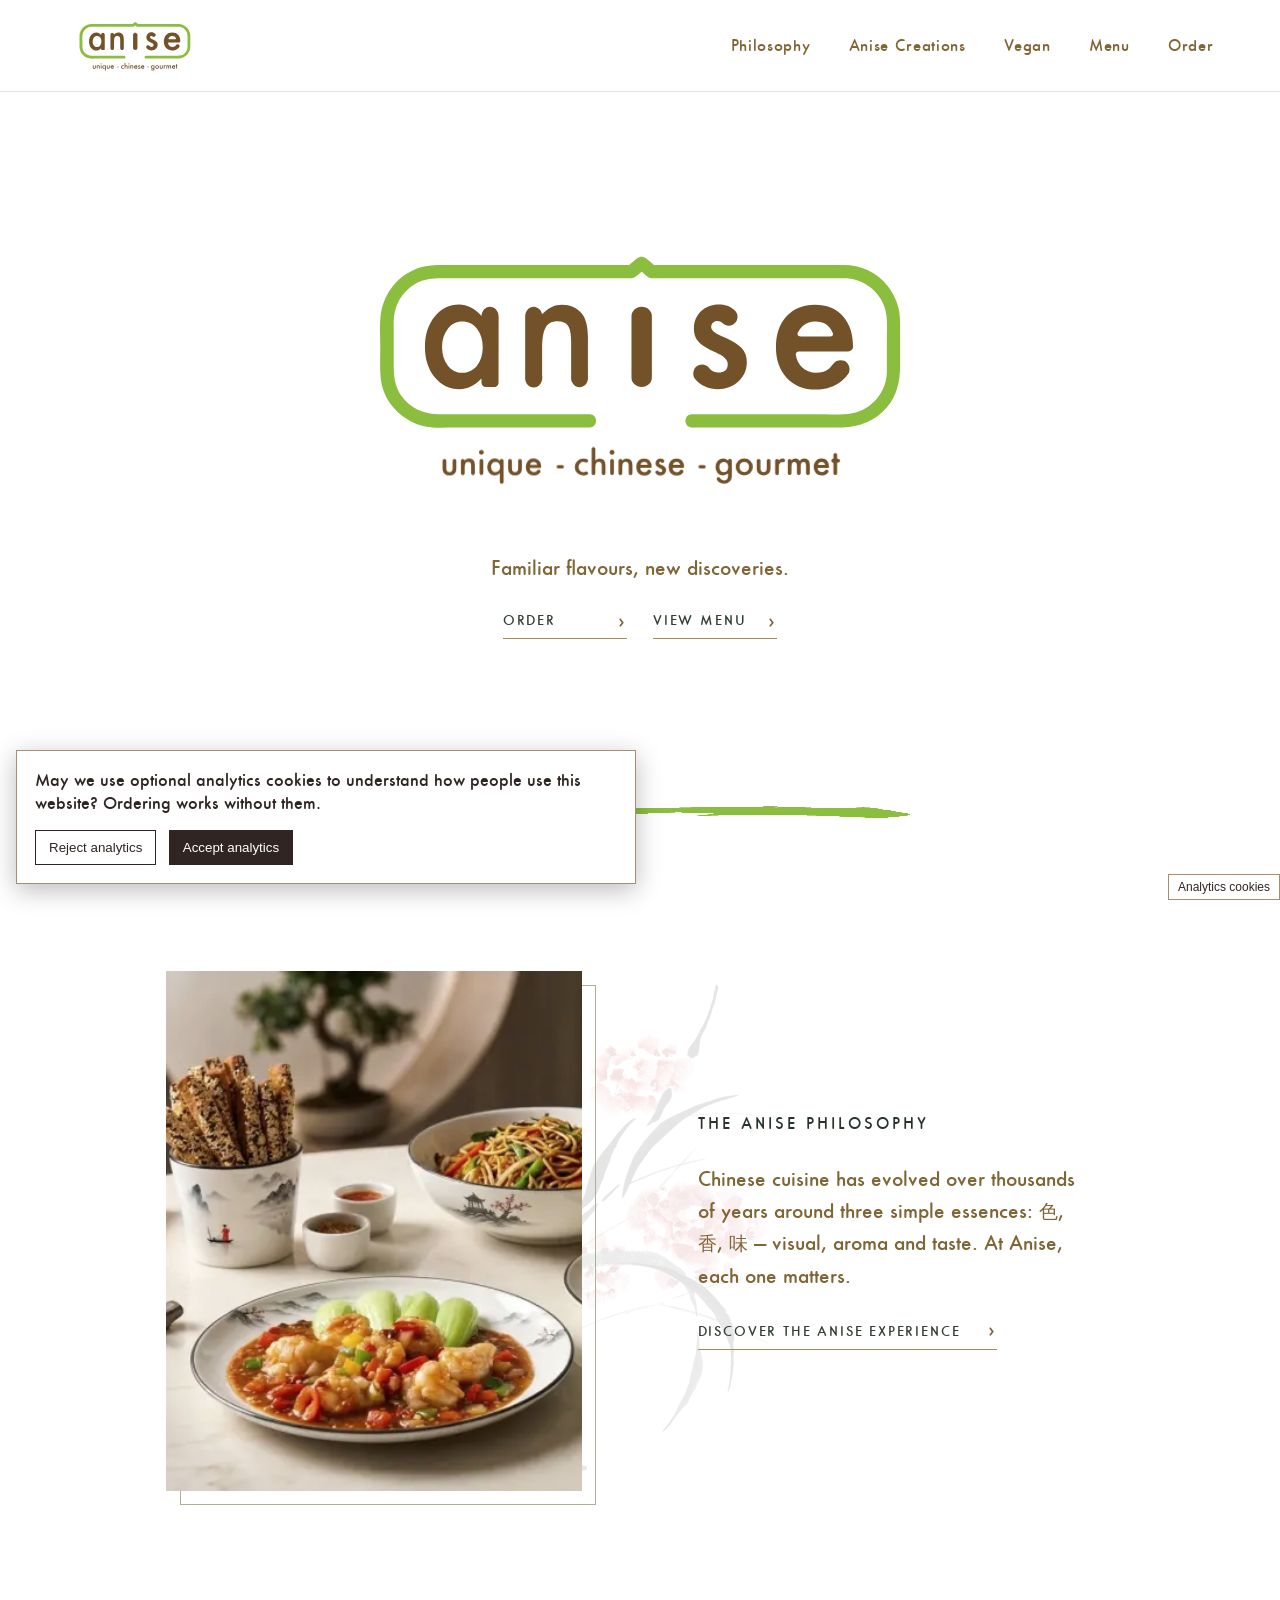
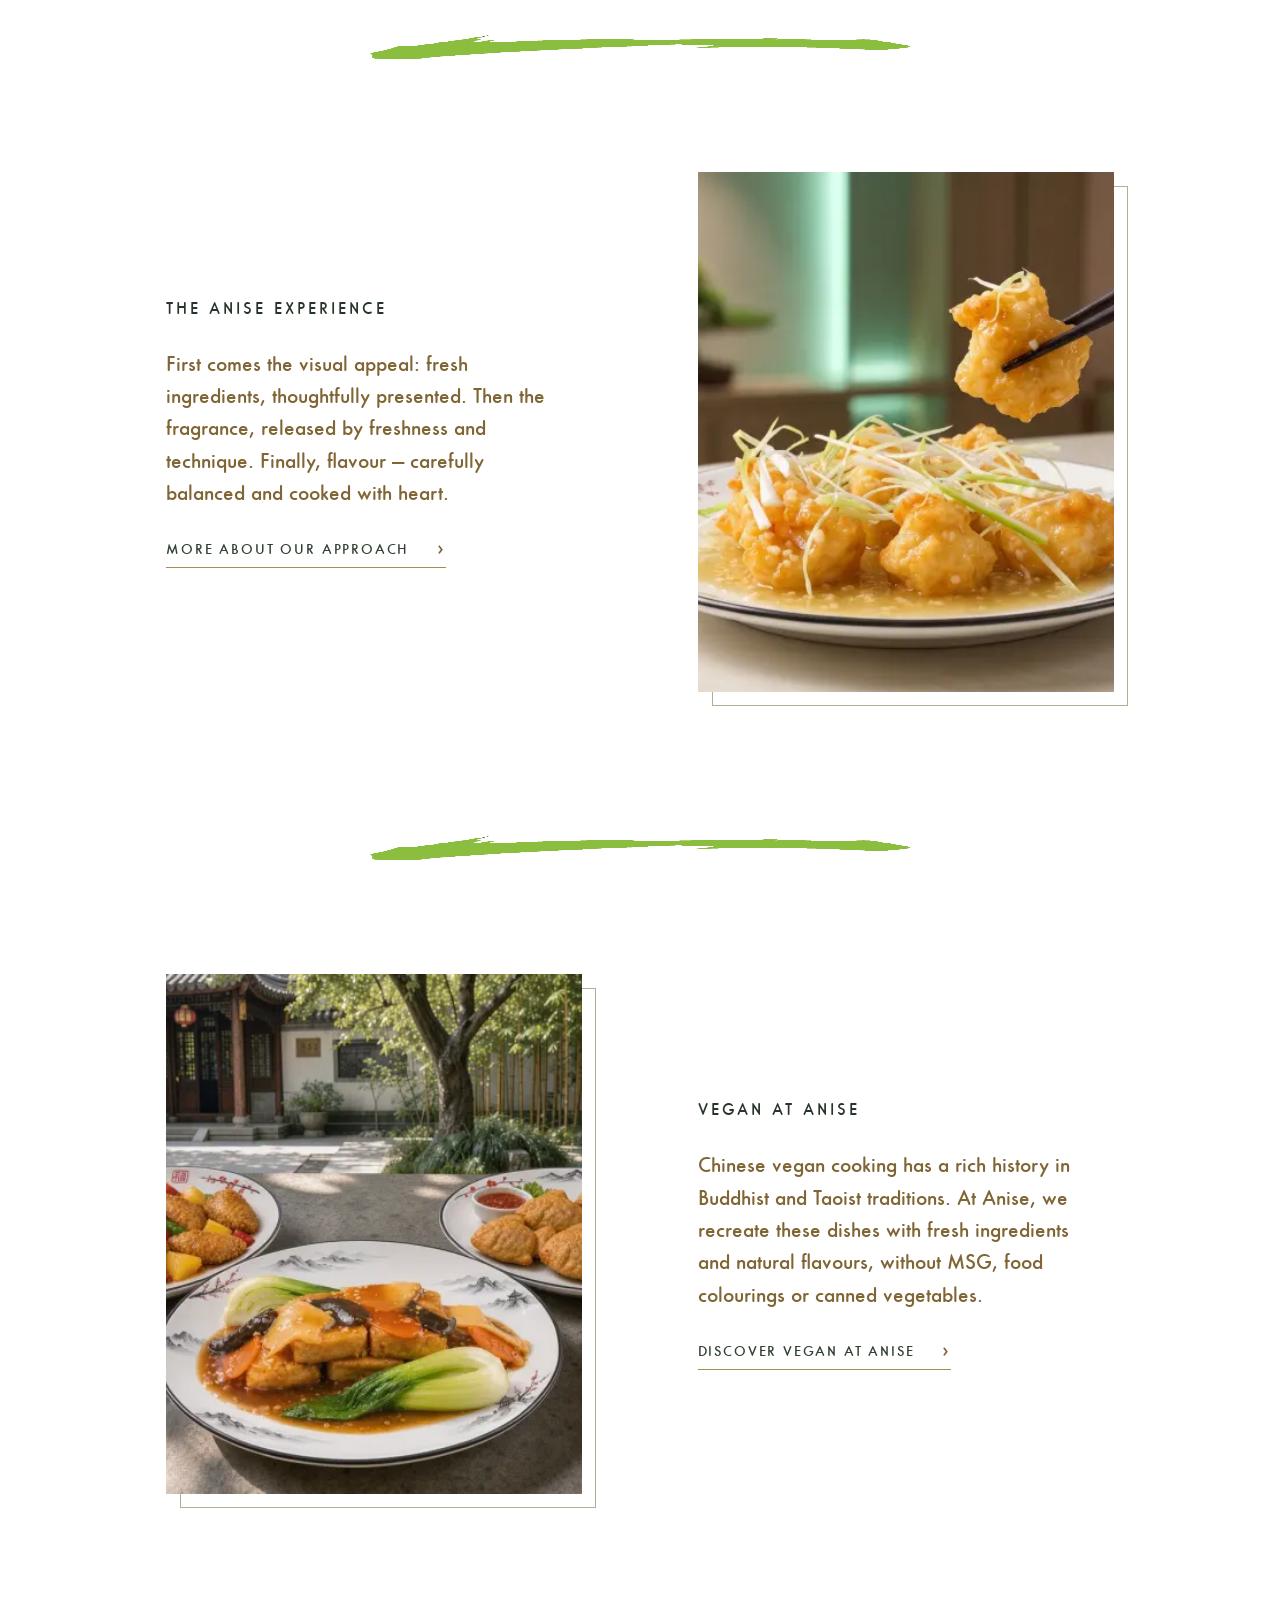
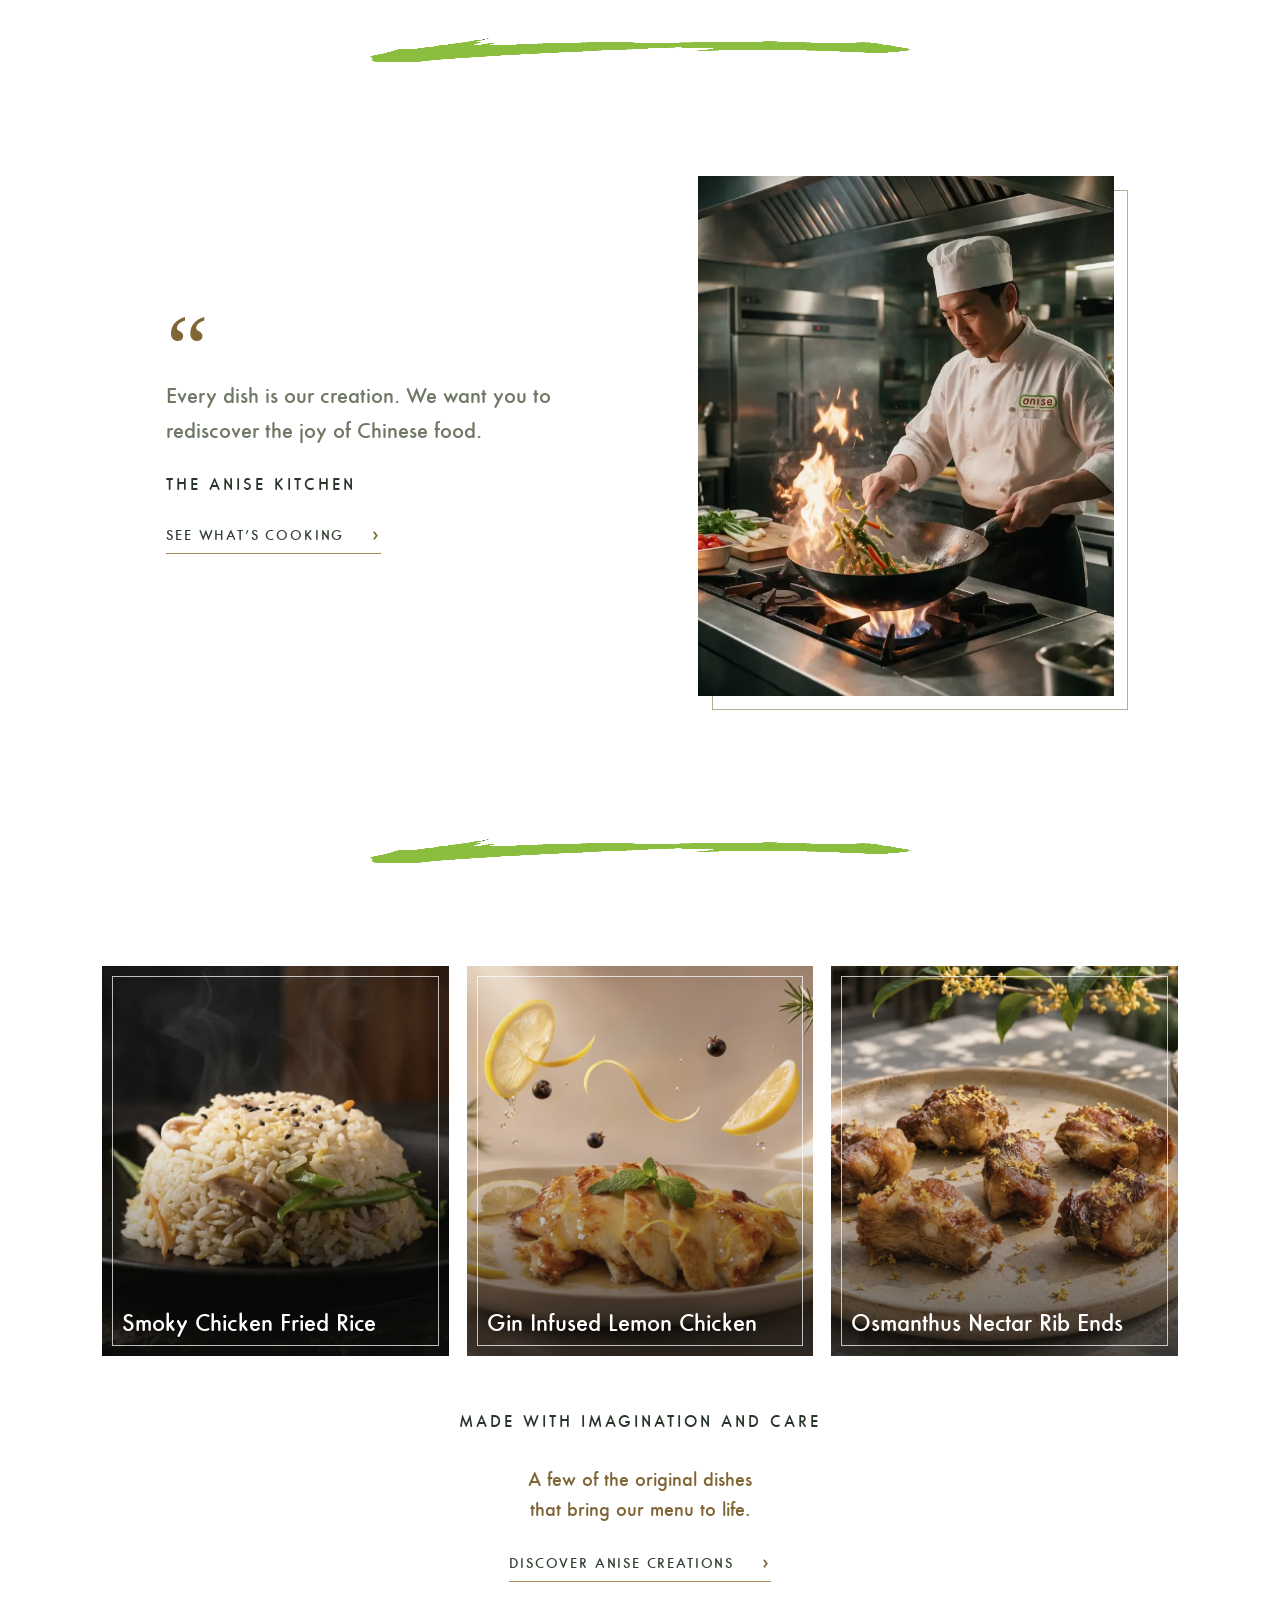
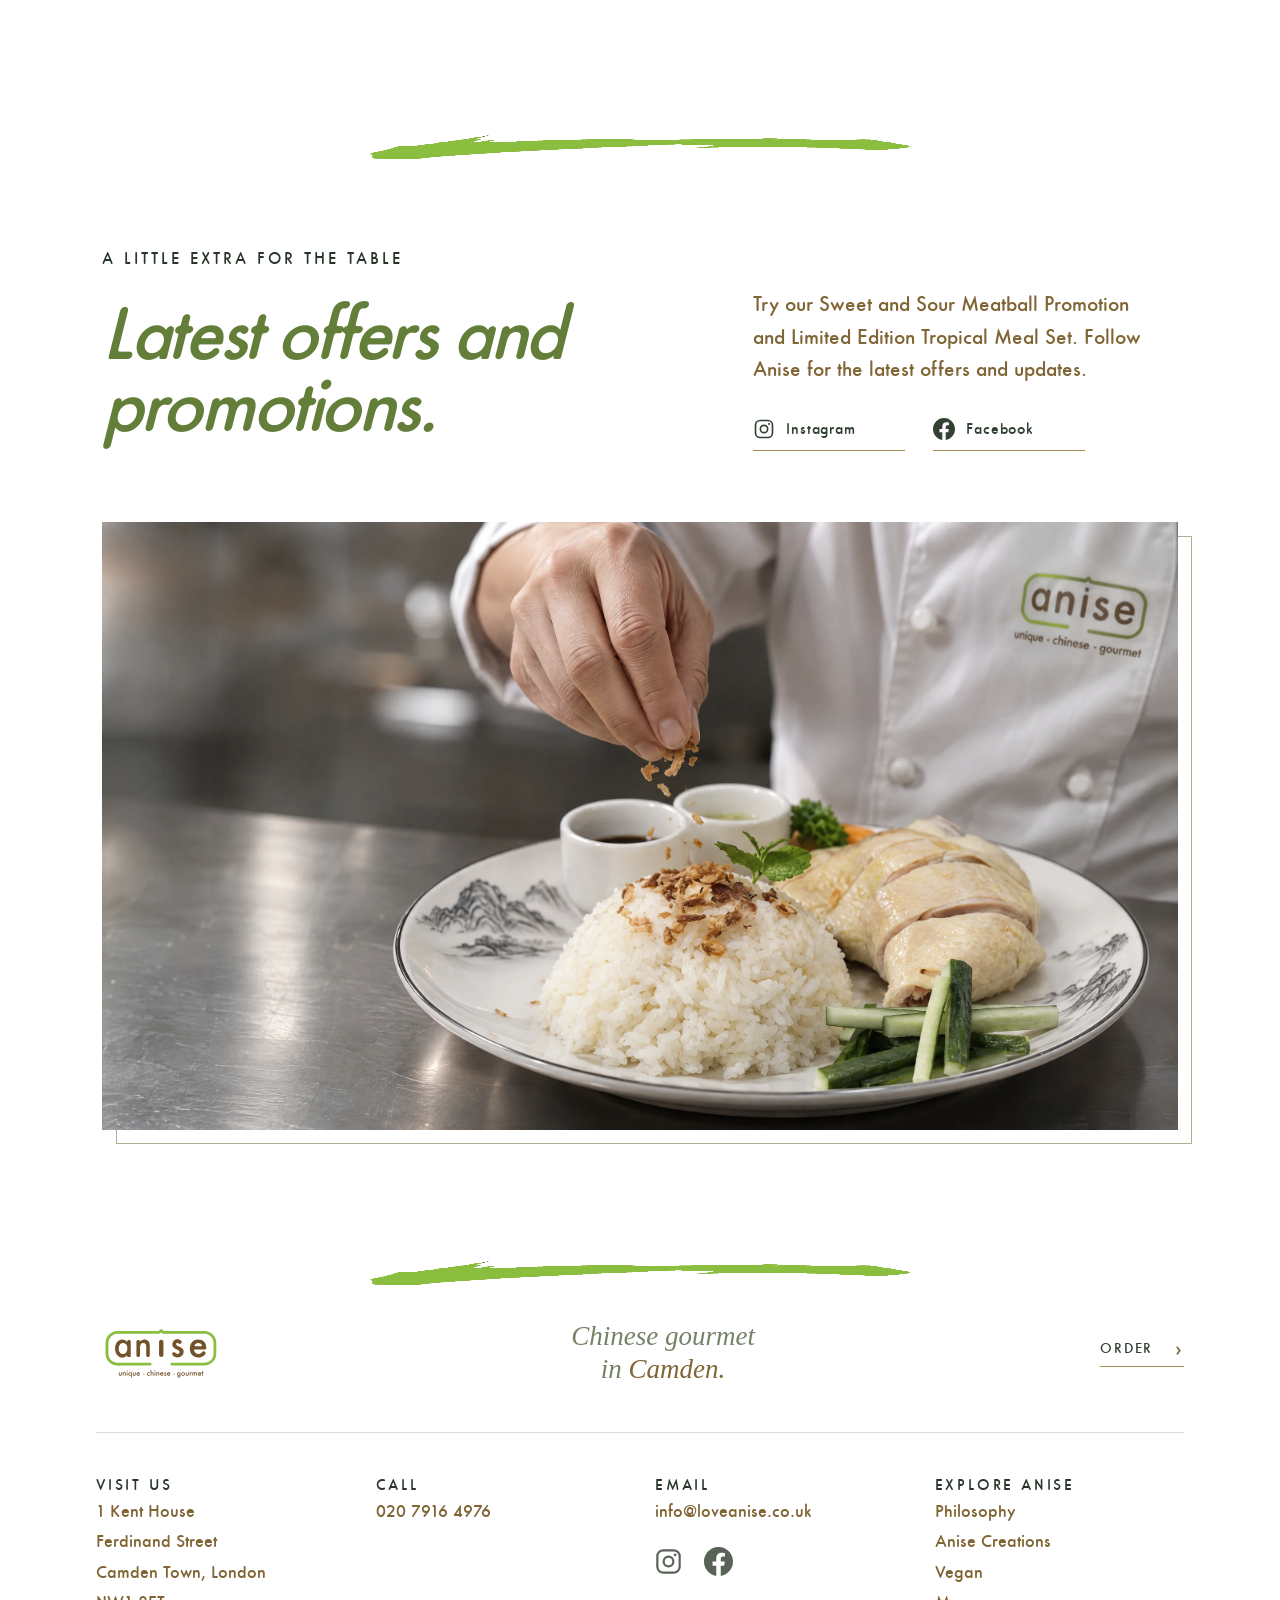
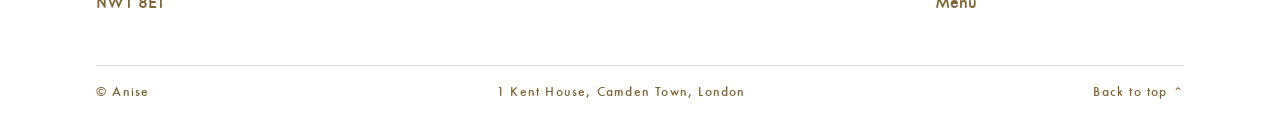
<file: index.html>
<!doctype html>
<html lang="en">
<head><meta charset="utf-8"><meta name="viewport" content="width=device-width, initial-scale=1"><meta name="theme-color" content="#f4f1e9"><title>Anise Chinese Gourmet | Chinese Takeaway & Delivery in Camden</title><meta name="description" content="Discover thoughtful Chinese cooking at Anise in Camden. Explore our menu, including vegan dishes, for takeaway and delivery."><link rel="canonical" href="https://www.loveanise.co.uk/"><meta property="og:type" content="website"><meta property="og:title" content="Anise Chinese Gourmet | Camden"><meta property="og:description" content="Thoughtful Chinese cooking, made with the best sourced produce."><meta property="og:url" content="https://www.loveanise.co.uk/"><meta name="twitter:card" content="summary"><script type="application/ld+json">{"@context":"https://schema.org","@type":"Restaurant","name":"Anise Chinese Gourmet","url":"https://www.loveanise.co.uk/","servesCuisine":"Chinese","telephone":"+442079164976","email":"info@loveanise.co.uk","address":{"@type":"PostalAddress","streetAddress":"1 Kent House, Ferdinand Street","addressLocality":"London","postalCode":"NW1 8ET","addressCountry":"GB"},"hasMenu":"https://www.loveanise.co.uk/menu"}</script><link rel="preload" as="image" href="public/images/chinese-plum.webp" fetchpriority="high"><link rel="preload" as="font" type="font/woff2" href="public/fonts/station-webfont.woff2" crossorigin><link rel="stylesheet" href="styles.css?v=footer-social2"><link rel="stylesheet" href="analytics.css?v=1"></head>
<body class="home-page">
  <a class="skip-link" href="#main-content">Skip to content</a>
  <header class="site-header"><a class="brand" href="#main-content" aria-label="Anise home"><img width="595" height="266" src="public/images/anise-logo.svg?v=safari20261105" alt="Anise"></a><button class="menu-toggle" aria-expanded="false" aria-controls="site-nav" aria-label="Open menu"><span></span><span></span><span class="sr-only">Toggle menu</span></button><nav id="site-nav" class="site-nav" aria-label="Main navigation"><a href="philosophy">Philosophy</a><a href="creations">Anise Creations</a><a href="vegan">Vegan</a><a href="menu">Menu</a><a href="order">Order</a></nav></header>
  <main id="main-content">
    <section class="hero" aria-labelledby="hero-title"><div class="hero-copy"><svg class="hero-mark" role="img" aria-label="Anise" xmlns="http://www.w3.org/2000/svg" xmlns:xlink="http://www.w3.org/1999/xlink" version="1.1" id="Layer_1" x="0px" y="0px" viewBox="-3 278.9 595 266" enable-background="new -3 278.9 595 266" xml:space="preserve">
<style type="text/css">.hero-band-reveal{opacity:0;stroke-dasharray:1000 1000;stroke-dashoffset:1000;animation:anise-band-reveal 3.4s cubic-bezier(.45,.05,.25,1) .2s forwards,anise-band-visible .12s linear .34s forwards}@keyframes anise-band-reveal{to{stroke-dashoffset:0}}@keyframes anise-band-visible{to{opacity:1}}.hero-tagline{opacity:0;animation:anise-tagline-in .8s ease 3.65s forwards}@keyframes anise-tagline-in{to{opacity:1}}@media(prefers-reduced-motion:reduce){.hero-band-reveal{opacity:1;stroke-dashoffset:0;animation:none}.hero-tagline{opacity:1;animation:none}}</style><g>
	<path fill="#735229" d="M119.1,433.1c-1.3,0-2.4-0.5-3.3-1.4c-0.9-0.9-1.4-2.1-1.5-3.5v-4.7c-7.8,8.1-16.1,12.1-25,12.1   c-11.3,0-20.7-4.5-28-13.6c-7.4-9.2-11.1-20.8-11.1-34.7c0-13.6,3.7-25,11.1-34.1c7.2-9.1,16.4-13.6,27.5-13.6   c9.4,0,17.9,4.4,25.5,13.1c0-1.4,0.3-2.8,0.8-4.1c0.5-1.3,1.2-2.4,2-3.4c0.8-1,1.8-1.7,3-2.3c1.1-0.6,2.4-0.8,3.7-0.8   c1.3,0,2.6,0.3,3.8,0.8s2.2,1.3,3.1,2.3c0.9,1,1.6,2.1,2.1,3.4c0.5,1.3,0.8,2.6,0.8,4.1c0,0.1,0,0.2,0,0.3c0,0.1,0,0.1,0,0.2h0.1   l-0.1,74.6c0,1.4-0.5,2.7-1.4,3.7c-0.9,1-2.1,1.5-3.4,1.5H119.1z M109.2,408.9c4.3-5.7,6.5-12.7,6.5-21c0-8.5-2.2-15.5-6.5-21   c-4.3-5.4-10-8.1-16.9-8.1c-6.4,0-11.8,2.7-16.1,8.1c-4.4,5.6-6.6,12.5-6.6,20.6c0,8.6,2.1,15.6,6.4,21.1c4.4,5.6,9.8,8.4,16.2,8.4   C99.2,416.9,104.8,414.3,109.2,408.9z"/>
	<path fill="#735229" d="M235,422.5c0,0.1,0,0.3,0,0.4c0,0.2,0,0.3,0,0.4c-0.1,1.4-0.4,2.8-0.9,4c-0.5,1.2-1.2,2.3-2.1,3.2   c-0.9,0.9-1.9,1.6-3,2.1c-1.1,0.5-2.3,0.8-3.6,0.8c-1.3,0-2.6-0.3-3.7-0.8c-1.1-0.6-2.2-1.3-3-2.3c-0.9-1-1.6-2.1-2.1-3.4   c-0.5-1.3-0.8-2.7-0.8-4.2c0-0.6,0-1,0.1-1.3v-38.9c0-9-1.1-15.3-3.4-18.7c-2.3-3.6-6.3-5.3-12-5.3c-6.4,0-10.9,2.3-13.5,7   c-2.6,4.5-4,12.5-4,23.9v30.6c0.1,0.4,0.2,0.8,0.2,1.2s0,0.8,0,1.3c0,1.5-0.3,2.9-0.8,4.3c-0.5,1.3-1.2,2.5-2,3.5   c-0.8,1-1.8,1.8-3,2.4c-1.2,0.6-2.4,0.9-3.8,0.9c-1.3,0-2.6-0.3-3.8-0.8c-1.2-0.6-2.3-1.3-3.2-2.3c-0.9-1-1.6-2.1-2.1-3.5   c-0.5-1.3-0.8-2.7-0.8-4.2c0-0.7,0-1.2,0.1-1.5v-68.4c0-1.5,0.3-2.9,0.8-4.2c0.5-1.3,1.2-2.5,2.1-3.5c0.9-1,1.9-1.8,3.1-2.3   c1.2-0.6,2.4-0.8,3.8-0.8c1.1,0,2.2,0.2,3.2,0.7c1,0.4,2,1,2.8,1.8c0.8,0.7,1.6,1.7,2.1,2.7c0.6,1.1,1,2.2,1.2,3.4   c6.7-7.3,14.2-11,22.6-11c9.6,0,17,3.4,22.4,10.1c4.7,5.6,7,14.9,7,27.8V422.5z"/>
	<path fill="#735229" d="M295.8,342c1.6,0,3.2,0.3,4.6,0.8s2.6,1.3,3.6,2.3c1,1,1.8,2.1,2.5,3.4c0.6,1.3,0.9,2.6,0.9,4.1v0.3v69.5   c-0.1,0.1-0.1,0.2-0.1,0.3c0,1.4-0.3,2.8-0.9,4c-0.6,1.2-1.4,2.3-2.5,3.3c-1,0.9-2.2,1.7-3.6,2.2c-1.4,0.6-2.9,0.8-4.5,0.8   c-1.6,0-3.1-0.3-4.5-0.8s-2.6-1.3-3.6-2.2c-1-0.9-1.8-2-2.5-3.3c-0.6-1.3-0.9-2.6-0.9-4.1v-1.1v-68.6v-0.3c0-1.4,0.3-2.8,0.9-4.1   c0.6-1.3,1.4-2.4,2.5-3.4c1-1,2.2-1.7,3.6-2.3S294.2,342,295.8,342z"/>
	<path fill="#735229" d="M409.1,388.9c3.9,4,5.9,9.4,5.9,16.2c0,8.8-3.3,16.1-9.9,22c-6.3,5.6-13.9,8.4-22.8,8.4   c-10.7,0-19.3-3.8-25.9-11.5h0.1c-1.5-1.7-2.2-3.8-2.2-6.4c0-1.4,0.3-2.7,0.8-3.9c0.5-1.2,1.2-2.3,2.1-3.2c0.9-0.9,1.9-1.6,3.1-2.1   c1.2-0.5,2.5-0.8,4-0.8c1.6,0,3.1,0.4,4.5,1.1c1.4,0.7,2.6,1.7,3.5,2.9v-0.1c0.6,0.8,1,1.3,1.4,1.6c1.2,1.1,2.6,2,4.1,2.6   c1.5,0.6,3.1,0.9,4.9,0.9c7.1,0,10.7-3.2,10.7-9.7c0-3.7-2.7-7.2-8.1-10.4c-1.1-0.5-2.1-1-3.2-1.5c-1.1-0.5-2.1-1.1-3.2-1.6   c-1.1-0.5-2.1-1-3.1-1.5c-1-0.5-2.1-1-3.2-1.5c-6.2-3.1-10.5-6.1-12.8-9.1c-3.2-3.7-4.8-8.6-4.8-14.6c0-7.9,2.7-14.4,8-19.6   c5.5-5.1,12.2-7.7,20.1-7.7c3.5,0,6.7,0.5,9.7,1.6c3,1.1,5.7,2.7,8,4.9c1.1,0.9,2,2,2.7,3.3c0.7,1.3,1,2.8,1,4.3   c0,1.4-0.3,2.8-0.8,4c-0.5,1.2-1.2,2.3-2.1,3.1c-0.9,0.9-1.9,1.6-3.1,2.1c-1.2,0.5-2.5,0.8-3.9,0.8c-1.4,0-2.6-0.2-3.8-0.7   c-1.2-0.5-2.2-1.1-3.1-2c-1.9-1.7-4-2.5-6.3-2.5c-1.8,0-3.4,0.6-4.8,1.9c-1.3,1.2-2,2.9-2,4.9c0,3.6,4,7.1,12,10.4   c5.6,2.4,10.2,4.7,13.9,6.9C404.2,384.8,407.1,386.9,409.1,388.9z"/>
	<path fill="#735229" d="M527.5,421.4c-3,3.2-6.3,6-9.9,8.3c-3.5,2.1-7.3,3.6-11.3,4.7c-4,1-8.4,1.5-13.2,1.5   c-13.6,0-24.6-4.4-32.8-13.2c-8.2-8.7-12.3-20.3-12.3-34.9c0-14.4,4-26,12-34.9c8-8.8,18.7-13.2,32-13.2c6.8,0,12.8,1,18,3.1   c5.2,2.1,9.8,5.3,13.7,9.7c7.8,8.5,11.7,20.2,11.7,35.1c-0.1,1.4-0.7,2.6-1.7,3.6c-1,1-2.3,1.5-3.7,1.5h-55.1c-0.2,0-0.7,0-1.2,0.1   c-0.6,0.1-1.1,0.2-1.6,0.5c-0.5,0.3-0.9,0.7-1.3,1.3c-0.3,0.6-0.4,1.4-0.2,2.5c1,5.4,3.2,9.9,6.6,13.4c4.4,4.4,9.9,6.5,16.6,6.5   c5.2,0,9.6-1.2,13.1-3.7c0.9-0.7,1.9-1.6,2.9-2.7c1-1.1,2.1-2.4,3.3-3.8c0.9-1.3,2.1-2.3,3.6-3.1c1.5-0.7,3-1.1,4.6-1.1   c1.4,0,2.8,0.3,4,0.8c1.2,0.5,2.3,1.3,3.2,2.2c0.9,0.9,1.6,2,2.1,3.3c0.5,1.2,0.8,2.6,0.8,3.9c0,2.4-0.7,4.6-2.2,6.4   c-0.1,0.1-0.1,0.2-0.2,0.2c-0.1,0-0.1,0.1-0.2,0.1L527.5,421.4z M472.8,371.4c-0.1,0.3-0.2,0.7-0.3,1.2c-0.1,0.5,0,0.9,0.2,1.4   c0.2,0.4,0.5,0.8,1.1,1.2c0.5,0.3,1.4,0.5,2.5,0.5h0.3h33c0.9-0.1,1.5-0.3,2-0.6c0.4-0.3,0.7-0.7,0.9-1.1c0.2-0.4,0.2-0.8,0.1-1.2   c-0.1-0.4-0.1-0.8-0.2-1.1c-3.5-8.6-10.1-12.9-19.9-12.9c-2.7,0-5.1,0.4-7.2,1.2c-2.2,0.7-4.3,1.9-6.2,3.4   c-0.9,0.7-1.8,1.5-2.6,2.4c-0.8,0.8-1.5,1.8-2.1,2.8c-0.3,0.5-0.6,1-0.8,1.4C473.3,370.4,473.1,370.9,472.8,371.4z"/>
</g>
<g>
	<g>
		<defs><mask id="hero-band-reveal-mask"><path class="hero-band-reveal" fill="none" stroke="white" stroke-width="36" stroke-linecap="round" stroke-linejoin="round" pathLength="1000" d="M236.9,463.8c-42.6,0-85.2,0-127.8,0c-14.4,0-28.7,0-43.1,0c-17.4,0-33.3-6.9-43.2-21.8    c-8.4-12.5-8-26.2-8-40.6c0-13.9,0-27.8,0-41.7c0-18.5,9-34.8,25.1-44c8.9-5.1,18.6-6,28.6-6c23.6,0,47.1,0,70.7,0    c48.3,0,96.7,0,145,0c3.6,0,6.6-3.3,9.2-5.4c2.5-2.1,5.1-4.2,7.6-6.3c-3.5,0-7.1,0-10.6,0c2.1,1.7,4.1,3.4,6.2,5.1    c2.4,2,5.6,5.5,8.7,6.4c1.7,0.5,3.6,0.3,5.3,0.3c8.3,0,16.6,0,25,0c30.2,0,60.5,0,90.7,0c27.8,0,55.5,0,83.3,0    c5.2,0,10.5,0,15.7,0c19.5,0,37.8,12.2,45,30.5c4.9,12.2,3.4,26.3,3.4,39.2c0,12,0,24,0,36c0,21.1-14.2,39.9-34.2,46.2    c-11.8,3.7-25.9,2.1-38.1,2.1c-48,0-96,0-144,0c-1.6,0-3.1,0-4.7,0"/></mask></defs><path fill="#8BBE3F" mask="url(#hero-band-reveal-mask)" d="M236.9,463.8c-42.6,0-85.2,0-127.8,0c-14.4,0-28.7,0-43.1,0c-17.4,0-33.3-6.9-43.2-21.8    c-8.4-12.5-8-26.2-8-40.6c0-13.9,0-27.8,0-41.7c0-18.5,9-34.8,25.1-44c8.9-5.1,18.6-6,28.6-6c23.6,0,47.1,0,70.7,0    c48.3,0,96.7,0,145,0c3.6,0,6.6-3.3,9.2-5.4c2.5-2.1,5.1-4.2,7.6-6.3c-3.5,0-7.1,0-10.6,0c2.1,1.7,4.1,3.4,6.2,5.1    c2.4,2,5.6,5.5,8.7,6.4c1.7,0.5,3.6,0.3,5.3,0.3c8.3,0,16.6,0,25,0c30.2,0,60.5,0,90.7,0c27.8,0,55.5,0,83.3,0    c5.2,0,10.5,0,15.7,0c19.5,0,37.8,12.2,45,30.5c4.9,12.2,3.4,26.3,3.4,39.2c0,12,0,24,0,36c0,21.1-14.2,39.9-34.2,46.2    c-11.8,3.7-25.9,2.1-38.1,2.1c-48,0-96,0-144,0c-1.6,0-3.1,0-4.7,0c-9.7,0-9.7,15,0,15c42.8,0,85.6,0,128.4,0    c14.1,0,28.1,0,42.2,0c19.4,0,37.6-7.5,50.3-22.4c11.6-13.6,15.1-29.8,15.1-47.2c0-14.7,0-29.4,0-44c0-5.3,0-10.6-0.7-15.9    c-1.6-11.6-6.5-21.8-13.6-31c-11.6-15-30.7-23.4-49.5-23.4c-18.6,0-37.2,0-55.8,0c-53.2,0-106.5,0-159.7,0c-0.7,0-1.4,0-2.1,0    c1.8,0.7,3.5,1.5,5.3,2.2c-3.9-3.2-7.7-6.4-11.6-9.6c-3.4-2.8-7.2-2.8-10.6,0c-3.9,3.2-7.7,6.4-11.6,9.6c1.8-0.7,3.5-1.5,5.3-2.2    c-48,0-96.1,0-144.1,0c-23.8,0-47.5,0-71.3,0c-10.6,0-20.7,1-30.6,5.2c-21.6,9.2-35.6,29.6-38.2,52.6c-1.3,12-0.3,24.6-0.3,36.7    c0,12.9-1,26.4,1.3,39.1c4.2,22.7,22.3,41,43.9,47.8c12.7,4,27.1,2.6,40.2,2.6c48.4,0,96.8,0,145.2,0c2.2,0,4.3,0,6.5,0    C246.6,478.8,246.6,463.8,236.9,463.8L236.9,463.8z"/>
	</g>
</g>
<g class="hero-tagline" transform="matrix(1 0 0 1 218.2583 532.7587)" fill="#735229"><path d="M93 483Q93 701 248 852Q402 1003 628 1003Q732 1003 828 967Q859 956 879.5 929.0Q900 902 900 866Q900 844 891.5 824.5Q883 805 869.0 790.5Q855 776 835.5 767.5Q816 759 794 759Q768 759 744 772Q689 798 621 798Q493 798 409 711Q325 621 325 486Q325 347 406 260Q490 173 617 173Q692 173 751 204Q773 214 796 214Q818 214 837.0 205.5Q856 197 870.0 182.5Q884 168 892.0 149.0Q900 130 900 108Q900 73 879.5 46.0Q859 19 827 9Q726 -30 627 -30Q400 -30 246 117Q93 265 93 483Z" transform="translate(0.0000000 0) scale(0.018684912 -0.018684912)"/><path d="M140 108V109V110V111V112V1572Q140 1572 140 1577Q140 1600 149.0 1620.5Q158 1641 173.0 1656.5Q188 1672 208.5 1681.0Q229 1690 252 1690Q276 1690 296.5 1681.0Q317 1672 332.0 1657.0Q347 1642 356.0 1621.5Q365 1601 365 1577V893Q485 1001 630 1001Q795 1001 894 894Q978 801 978 596V125Q979 122 979 120L978 111Q978 87 969.5 66.5Q961 46 946.0 31.0Q931 16 910.5 7.0Q890 -2 866 -2Q843 -2 822.5 7.0Q802 16 786.5 31.0Q771 46 762.0 66.5Q753 87 753 111V112V117V575Q753 692 712 744Q670 798 578 798Q460 798 412 724Q365 652 365 470V124Q365 120 365.5 117.0Q366 114 366 111Q366 87 357.0 66.5Q348 46 332.5 31.0Q317 16 296.5 7.0Q276 -2 253 -2Q230 -2 209.5 6.5Q189 15 173.5 30.0Q158 45 149.0 65.0Q140 85 140 108Z" transform="translate(18.2364742 0) scale(0.018684912 -0.018684912)"/><path d="M108 1379Q108 1437 152 1481Q195 1524 255 1524Q314 1524 359 1481Q402 1439 402 1378Q402 1317 359 1274Q317 1231 256 1231Q194 1231 152 1274Q108 1318 108 1379ZM144 113V125V859V862Q144 885 153.0 905.5Q162 926 177.0 941.5Q192 957 212.5 966.0Q233 975 256 975Q280 975 300.5 966.0Q321 957 336.0 941.5Q351 926 360.0 905.5Q369 885 369 862V859V115Q368 114 368 112Q368 89 359.0 69.0Q350 49 335.0 34.0Q320 19 299.5 10.0Q279 1 256 1Q233 1 212.5 10.0Q192 19 177.0 34.0Q162 49 153.0 69.5Q144 90 144 113Z" transform="translate(39.2196305 0) scale(0.018684912 -0.018684912)"/><path d="M136 111Q136 122 137 127V859Q137 883 146.0 904.0Q155 925 171.0 941.0Q187 957 208.0 966.0Q229 975 253 975Q273 975 291.5 968.0Q310 961 325.0 949.0Q340 937 350.5 920.0Q361 903 365 884Q484 1002 634 1002Q805 1002 900 894Q983 804 983 596V114Q983 112 982.5 109.5Q982 107 982 105Q981 82 971.5 62.5Q962 43 946.5 28.5Q931 14 911.0 5.5Q891 -3 868 -3Q844 -3 823.5 6.0Q803 15 787.5 30.5Q772 46 763.0 66.5Q754 87 754 111Q754 120 755 125V541Q755 686 715 741Q674 798 572 798Q458 798 412 723Q365 650 365 467V139Q367 132 367.0 126.5Q367 121 367 113Q367 89 358.0 67.5Q349 46 334.0 30.0Q319 14 298.0 4.5Q277 -5 253 -5Q229 -5 207.5 4.0Q186 13 170.0 29.0Q154 45 145.0 66.0Q136 87 136 111Z" transform="translate(48.7489357 0) scale(0.018684912 -0.018684912)"/><path d="M92 485Q92 716 220 859Q348 1000 563 1000Q672 1000 756.0 966.5Q840 933 903 863Q1028 727 1028 487Q1026 464 1009.5 448.0Q993 432 970 432H380Q376 432 367.0 431.0Q358 430 349.5 425.5Q341 421 336.0 411.5Q331 402 334 385Q350 298 405 242Q475 172 583 172Q667 172 723 212Q738 223 754.5 240.5Q771 258 790 281Q805 302 828.5 314.0Q852 326 878 326Q901 326 921.0 317.5Q941 309 955.5 294.0Q970 279 978.5 259.0Q987 239 987 217Q987 178 963 148Q962 146 961.0 145.5Q960 145 959 144L943 125Q895 73 837 36Q781 3 716 -14Q652 -30 575 -30Q356 -30 224 111Q92 250 92 485ZM355 645Q355 639 357 634Q360 627 368.5 621.5Q377 616 395 616H398H751Q765 617 772 622Q780 628 782 634Q784 639 783 644Q783 646 783 648Q782 654 781 659Q725 797 568 797Q524 797 491 784Q455 772 425 748Q410 736 397.5 722.5Q385 709 375 692Q370 684 366.0 676.5Q362 669 358 661Q355 653 355 645Z" transform="translate(69.7320920 0) scale(0.018684912 -0.018684912)"/><path d="M121 165Q121 187 129.5 207.0Q138 227 152.0 241.0Q166 255 185.5 263.5Q205 272 228 272Q254 272 276.5 260.5Q299 249 314 229V230Q323 217 329 213Q349 195 372.5 185.0Q396 175 425 175Q539 175 539 279Q539 339 452 390Q435 398 418.0 406.5Q401 415 384 424Q367 432 350.5 440.0Q334 448 316 456Q216 505 179 553Q128 613 128 709Q128 836 214 919Q303 1001 429 1001Q485 1001 533.0 983.5Q581 966 619 931Q637 917 648.0 895.5Q659 874 659 849Q659 826 650.5 806.5Q642 787 628.0 773.0Q614 759 594.5 750.5Q575 742 553 742Q531 742 512.0 749.5Q493 757 479 771Q449 798 412 798Q383 798 361 778Q340 758 340 726Q340 668 468 615Q558 577 617.0 541.0Q676 505 708 473Q771 408 771 300Q771 159 665 64Q564 -26 421 -26Q249 -26 144 97H145Q121 124 121 165Z" transform="translate(90.9020974 0) scale(0.018684912 -0.018684912)"/><path d="M92 485Q92 716 220 859Q348 1000 563 1000Q672 1000 756.0 966.5Q840 933 903 863Q1028 727 1028 487Q1026 464 1009.5 448.0Q993 432 970 432H380Q376 432 367.0 431.0Q358 430 349.5 425.5Q341 421 336.0 411.5Q331 402 334 385Q350 298 405 242Q475 172 583 172Q667 172 723 212Q738 223 754.5 240.5Q771 258 790 281Q805 302 828.5 314.0Q852 326 878 326Q901 326 921.0 317.5Q941 309 955.5 294.0Q970 279 978.5 259.0Q987 239 987 217Q987 178 963 148Q962 146 961.0 145.5Q960 145 959 144L943 125Q895 73 837 36Q781 3 716 -14Q652 -30 575 -30Q356 -30 224 111Q92 250 92 485ZM355 645Q355 639 357 634Q360 627 368.5 621.5Q377 616 395 616H398H751Q765 617 772 622Q780 628 782 634Q784 639 783 644Q783 646 783 648Q782 654 781 659Q725 797 568 797Q524 797 491 784Q455 772 425 748Q410 736 397.5 722.5Q385 709 375 692Q370 684 366.0 676.5Q362 669 358 661Q355 653 355 645Z" transform="translate(106.4292594 0) scale(0.018684912 -0.018684912)"/></g><g class="hero-tagline" transform="matrix(1 0 0 1 377.6748 532.7601)" fill="#735229"><path d="M96 482Q96 693 215 844Q343 1002 553 1002Q736 1002 859 864Q859 887 868.0 907.5Q877 928 892.5 943.0Q908 958 928.5 966.5Q949 975 972 975Q995 975 1015.5 966.5Q1036 958 1051.0 943.0Q1066 928 1074.5 907.5Q1083 887 1083 864Q1083 862 1083.5 860.5Q1084 859 1084 858V23Q1084 -12 1082.5 -42.0Q1081 -72 1079 -98Q1074 -151 1067 -191Q1041 -301 973 -380Q841 -532 610 -532Q414 -532 289 -426Q221 -370 183 -291Q170 -265 170 -238Q170 -215 179.0 -194.5Q188 -174 203.0 -159.0Q218 -144 238.5 -135.0Q259 -126 282 -126Q319 -126 347.5 -147.5Q376 -169 387 -203Q392 -213 397.0 -221.5Q402 -230 408 -238Q477 -328 612 -328Q859 -328 859 -26V51Q859 51 858 52Q858 73 849.5 76.5Q841 80 830 76Q818 72 802 59H801Q688 -27 549 -27Q350 -27 224 117Q96 263 96 482ZM327 484Q327 352 394 267Q467 174 596 174Q724 174 800 268Q869 352 869 486Q869 626 793 711Q715 798 596 798Q467 798 394 704Q327 619 327 484Z" transform="translate(0.0000000 0) scale(0.018684912 -0.018684912)"/><path d="M96 494Q96 705 247.0 853.0Q398 1001 615 1001Q833 1001 985 852Q1135 703 1135 486Q1135 267 984 119Q832 -28 611 -28Q392 -28 244 122Q96 270 96 494ZM326 490Q326 344 404 259Q484 173 615 173Q747 173 826.0 258.0Q905 343 905 485Q905 627 826 712Q746 798 615 798Q486 798 406.0 712.0Q326 626 326 490Z" transform="translate(22.9077022 0) scale(0.018684912 -0.018684912)"/><path d="M141 411V862V863Q141 886 150.0 906.5Q159 927 174.0 942.0Q189 957 209.5 966.0Q230 975 254 975Q277 975 297.5 966.0Q318 957 333.0 942.0Q348 927 357.0 906.5Q366 886 366 863V862V417Q366 174 557 174Q748 174 748 417V862Q748 885 757.0 905.5Q766 926 781.0 941.5Q796 957 816.5 966.0Q837 975 860 975Q884 975 904.5 966.0Q925 957 940.0 941.5Q955 926 964.0 905.5Q973 885 973 862V854V411Q973 296 944 209Q916 133 847 72Q733 -27 557 -27Q382 -27 268 72Q233 103 208.0 137.0Q183 171 169 209Q141 277 141 411Z" transform="translate(45.9088291 0) scale(0.018684912 -0.018684912)"/><path d="M141 108V109V856V858Q141 882 150.0 902.5Q159 923 174.5 938.5Q190 954 211.0 963.0Q232 972 256 972Q296 972 327.0 947.5Q358 923 366 885H367Q429 950 477 974Q526 999 594 999Q603 999 612.5 999.0Q622 999 632 997Q654 995 673.0 986.0Q692 977 706.5 961.5Q721 946 729.0 926.0Q737 906 737 884Q737 861 728.0 840.5Q719 820 704.0 804.5Q689 789 668.5 780.0Q648 771 625 771Q617 771 609.5 772.0Q602 773 594 775L592 776Q581 779 572.0 780.0Q563 781 552 781Q367 781 367 502V124Q368 119 368 108Q368 85 359.0 64.5Q350 44 334.5 28.5Q319 13 298.5 4.0Q278 -5 255 -5Q231 -5 210.5 4.0Q190 13 174.5 28.5Q159 44 150.0 64.5Q141 85 141 108Z" transform="translate(66.7611910 0) scale(0.018684912 -0.018684912)"/><path d="M141 109V114V861Q141 884 150.0 904.5Q159 925 174.5 940.5Q190 956 210.5 965.0Q231 974 254 974Q297 974 328.0 949.5Q359 925 365 884L366 883Q431 951 477 975Q524 1000 600 1000Q764 1000 860 856Q966 1000 1147 1000Q1476 1000 1476 602L1475 114Q1475 109 1474 106Q1472 84 1463.0 65.0Q1454 46 1439.0 31.5Q1424 17 1404.0 9.0Q1384 1 1362 1Q1338 1 1317.5 10.0Q1297 19 1282.0 34.5Q1267 50 1258.0 70.5Q1249 91 1249 114V124V540Q1249 680 1215 738Q1180 797 1100 797Q1007 797 965 727Q923 656 923 502V114Q922 112 922 107Q921 85 911.5 65.5Q902 46 887.0 31.5Q872 17 852.0 8.5Q832 0 809 0Q786 0 765.5 9.0Q745 18 729.5 33.5Q714 49 705.0 69.5Q696 90 696 113V116V537Q696 797 547 797Q453 797 409 726Q366 656 366 502L365 116Q365 110 364 107Q363 85 354.0 65.5Q345 46 330.0 31.5Q315 17 295.0 8.5Q275 0 253 0Q230 0 209.5 8.5Q189 17 174.0 31.5Q159 46 150.0 66.0Q141 86 141 109Z" transform="translate(81.0738336 0) scale(0.018684912 -0.018684912)"/><path d="M92 485Q92 716 220 859Q348 1000 563 1000Q672 1000 756.0 966.5Q840 933 903 863Q1028 727 1028 487Q1026 464 1009.5 448.0Q993 432 970 432H380Q376 432 367.0 431.0Q358 430 349.5 425.5Q341 421 336.0 411.5Q331 402 334 385Q350 298 405 242Q475 172 583 172Q667 172 723 212Q738 223 754.5 240.5Q771 258 790 281Q805 302 828.5 314.0Q852 326 878 326Q901 326 921.0 317.5Q941 309 955.5 294.0Q970 279 978.5 259.0Q987 239 987 217Q987 178 963 148Q962 146 961.0 145.5Q960 145 959 144L943 125Q895 73 837 36Q781 3 716 -14Q652 -30 575 -30Q356 -30 224 111Q92 250 92 485ZM355 645Q355 639 357 634Q360 627 368.5 621.5Q377 616 395 616H398H751Q765 617 772 622Q780 628 782 634Q784 639 783 644Q783 646 783 648Q782 654 781 659Q725 797 568 797Q524 797 491 784Q455 772 425 748Q410 736 397.5 722.5Q385 709 375 692Q370 684 366.0 676.5Q362 669 358 661Q355 653 355 645Z" transform="translate(111.3433913 0) scale(0.018684912 -0.018684912)"/><path d="M26 869Q26 903 44.0 929.5Q62 956 91 970Q93 972 95.5 972.0Q98 972 100 973Q110 977 124 979Q138 986 147.5 999.5Q157 1013 157 1030V1217Q157 1240 166.0 1260.5Q175 1281 190.0 1296.0Q205 1311 225.5 1320.0Q246 1329 269 1329Q292 1329 312.5 1320.0Q333 1311 348.5 1296.0Q364 1281 373.0 1260.5Q382 1240 382 1217V1030Q382 1007 398.0 990.5Q414 974 437 974H450H452Q474 974 493.0 965.5Q512 957 526.0 943.0Q540 929 548.5 910.0Q557 891 557 869Q557 847 548.5 828.0Q540 809 526.0 795.0Q512 781 493.0 773.0Q474 765 452 765H448L436 764Q413 763 397.5 746.5Q382 730 382 707V113V111Q382 88 373.5 67.5Q365 47 350.0 32.0Q335 17 314.5 8.5Q294 0 270 0Q247 0 226.5 8.5Q206 17 190.5 32.0Q175 47 166.0 67.5Q157 88 157 111V115V707Q157 724 147.5 737.5Q138 751 124 759Q110 761 98 765Q96 766 94.5 766.0Q93 766 91 768Q62 781 44.0 808.0Q26 835 26 869Z" transform="translate(132.5133967 0) scale(0.018684912 -0.018684912)"/></g><g class="hero-tagline" transform="matrix(1 0 0 1 67.5454 532.7616)" fill="#735229"><path d="M141 411V862V863Q141 886 150.0 906.5Q159 927 174.0 942.0Q189 957 209.5 966.0Q230 975 254 975Q277 975 297.5 966.0Q318 957 333.0 942.0Q348 927 357.0 906.5Q366 886 366 863V862V417Q366 174 557 174Q748 174 748 417V862Q748 885 757.0 905.5Q766 926 781.0 941.5Q796 957 816.5 966.0Q837 975 860 975Q884 975 904.5 966.0Q925 957 940.0 941.5Q955 926 964.0 905.5Q973 885 973 862V854V411Q973 296 944 209Q916 133 847 72Q733 -27 557 -27Q382 -27 268 72Q233 103 208.0 137.0Q183 171 169 209Q141 277 141 411Z" transform="translate(0.0000000 0) scale(0.018684912 -0.018684912)"/><path d="M136 111Q136 122 137 127V859Q137 883 146.0 904.0Q155 925 171.0 941.0Q187 957 208.0 966.0Q229 975 253 975Q273 975 291.5 968.0Q310 961 325.0 949.0Q340 937 350.5 920.0Q361 903 365 884Q484 1002 634 1002Q805 1002 900 894Q983 804 983 596V114Q983 112 982.5 109.5Q982 107 982 105Q981 82 971.5 62.5Q962 43 946.5 28.5Q931 14 911.0 5.5Q891 -3 868 -3Q844 -3 823.5 6.0Q803 15 787.5 30.5Q772 46 763.0 66.5Q754 87 754 111Q754 120 755 125V541Q755 686 715 741Q674 798 572 798Q458 798 412 723Q365 650 365 467V139Q367 132 367.0 126.5Q367 121 367 113Q367 89 358.0 67.5Q349 46 334.0 30.0Q319 14 298.0 4.5Q277 -5 253 -5Q229 -5 207.5 4.0Q186 13 170.0 29.0Q154 45 145.0 66.0Q136 87 136 111Z" transform="translate(20.8523619 0) scale(0.018684912 -0.018684912)"/><path d="M108 1379Q108 1437 152 1481Q195 1524 255 1524Q314 1524 359 1481Q402 1439 402 1378Q402 1317 359 1274Q317 1231 256 1231Q194 1231 152 1274Q108 1318 108 1379ZM144 113V125V859V862Q144 885 153.0 905.5Q162 926 177.0 941.5Q192 957 212.5 966.0Q233 975 256 975Q280 975 300.5 966.0Q321 957 336.0 941.5Q351 926 360.0 905.5Q369 885 369 862V859V115Q368 114 368 112Q368 89 359.0 69.0Q350 49 335.0 34.0Q320 19 299.5 10.0Q279 1 256 1Q233 1 212.5 10.0Q192 19 177.0 34.0Q162 49 153.0 69.5Q144 90 144 113Z" transform="translate(41.8355182 0) scale(0.018684912 -0.018684912)"/><path d="M98 485Q98 706 229 857Q362 1005 561 1005Q729 1005 863 871Q865 893 874.5 912.5Q884 932 899.5 946.0Q915 960 934.5 968.5Q954 977 977 977Q1000 977 1020.5 968.0Q1041 959 1056.5 944.0Q1072 929 1081.0 908.5Q1090 888 1090 864V861V-415Q1090 -415 1091 -417Q1091 -441 1082.0 -461.5Q1073 -482 1057.5 -497.5Q1042 -513 1021.5 -522.0Q1001 -531 977 -531Q953 -531 932.5 -522.0Q912 -513 896.5 -498.0Q881 -483 872.0 -462.5Q863 -442 863 -418V-408V111Q729 -27 556 -27Q360 -27 229 119Q98 265 98 485ZM330 495Q330 352 406 266Q481 175 599 175Q723 175 801 261Q879 348 879 488Q879 623 802 714Q725 801 601 801Q485 801 407 713Q330 626 330 495Z" transform="translate(51.3648234 0) scale(0.018684912 -0.018684912)"/><path d="M141 411V862V863Q141 886 150.0 906.5Q159 927 174.0 942.0Q189 957 209.5 966.0Q230 975 254 975Q277 975 297.5 966.0Q318 957 333.0 942.0Q348 927 357.0 906.5Q366 886 366 863V862V417Q366 174 557 174Q748 174 748 417V862Q748 885 757.0 905.5Q766 926 781.0 941.5Q796 957 816.5 966.0Q837 975 860 975Q884 975 904.5 966.0Q925 957 940.0 941.5Q955 926 964.0 905.5Q973 885 973 862V854V411Q973 296 944 209Q916 133 847 72Q733 -27 557 -27Q382 -27 268 72Q233 103 208.0 137.0Q183 171 169 209Q141 277 141 411Z" transform="translate(74.3098955 0) scale(0.018684912 -0.018684912)"/><path d="M92 485Q92 716 220 859Q348 1000 563 1000Q672 1000 756.0 966.5Q840 933 903 863Q1028 727 1028 487Q1026 464 1009.5 448.0Q993 432 970 432H380Q376 432 367.0 431.0Q358 430 349.5 425.5Q341 421 336.0 411.5Q331 402 334 385Q350 298 405 242Q475 172 583 172Q667 172 723 212Q738 223 754.5 240.5Q771 258 790 281Q805 302 828.5 314.0Q852 326 878 326Q901 326 921.0 317.5Q941 309 955.5 294.0Q970 279 978.5 259.0Q987 239 987 217Q987 178 963 148Q962 146 961.0 145.5Q960 145 959 144L943 125Q895 73 837 36Q781 3 716 -14Q652 -30 575 -30Q356 -30 224 111Q92 250 92 485ZM355 645Q355 639 357 634Q360 627 368.5 621.5Q377 616 395 616H398H751Q765 617 772 622Q780 628 782 634Q784 639 783 644Q783 646 783 648Q782 654 781 659Q725 797 568 797Q524 797 491 784Q455 772 425 748Q410 736 397.5 722.5Q385 709 375 692Q370 684 366.0 676.5Q362 669 358 661Q355 653 355 645Z" transform="translate(95.1622574 0) scale(0.018684912 -0.018684912)"/></g><g class="hero-tagline" transform="matrix(1 0 0 1 360.0938 532.7601)" fill="#735229"><path d="M3 494Q3 535 31.0 563.0Q59 591 99 591H100V592H341Q342 592 342.5 591.5Q343 591 345 591Q365 591 382.5 583.5Q400 576 413.5 563.0Q427 550 434.5 532.5Q442 515 442 495Q442 475 434.5 457.5Q427 440 414.0 426.5Q401 413 383.0 405.5Q365 398 345 398Q343 398 340.0 398.5Q337 399 335 399H110Q107 399 104.5 398.5Q102 398 99 398Q59 398 31.0 426.0Q3 454 3 494Z" transform="translate(0.0000000 0) scale(0.018684912 -0.018684912)"/></g><g class="hero-tagline" transform="matrix(1 0 0 1 199.3374 532.7587)" fill="#735229"><path d="M3 494Q3 535 31.0 563.0Q59 591 99 591H100V592H341Q342 592 342.5 591.5Q343 591 345 591Q365 591 382.5 583.5Q400 576 413.5 563.0Q427 550 434.5 532.5Q442 515 442 495Q442 475 434.5 457.5Q427 440 414.0 426.5Q401 413 383.0 405.5Q365 398 345 398Q343 398 340.0 398.5Q337 399 335 399H110Q107 399 104.5 398.5Q102 398 99 398Q59 398 31.0 426.0Q3 454 3 494Z" transform="translate(0.0000000 0) scale(0.018684912 -0.018684912)"/></g></svg><h1 class="sr-only" id="hero-title">The joy of Chinese food.</h1><script>document.body.classList.add('hero-intro-loading')</script><p class="hero-intro">A little different, by design.</p>
<script>
{
  const sentences = [
    'A little different, by design.',
    'Familiar flavours, new discoveries.',
    'Made with thought. Enjoyed with pleasure.',
    'A fresh perspective on familiar favourites.',
    'Good taste is in the little details.'
  ];
  const intro = document.querySelector('.home-page .hero-intro');
  const visitKey = 'anise.homeIntro.visitSentence';
  const previousKey = 'anise.homeIntro.previousSentence';
  let sentence = null;
  try { sentence = sessionStorage.getItem(visitKey); } catch (_) {}
  if (!sentences.includes(sentence)) {
    let previous = null;
    try { previous = localStorage.getItem(previousKey); } catch (_) {}
    const choices = sentences.filter(option => option !== previous);
    sentence = choices[Math.floor(Math.random() * choices.length)];
    try { sessionStorage.setItem(visitKey, sentence); } catch (_) {}
    try { localStorage.setItem(previousKey, sentence); } catch (_) {}
  }
  intro.textContent = sentence;
  document.body.classList.remove('hero-intro-loading');
}
</script><div class="hero-actions home-hero-actions"><a class="text-link" href="order">Order <span aria-hidden="true">›</span></a><a class="text-link" href="menu">View menu <span>›</span></a></div></div></section>
    <section class="food-section philosophy-section" data-plum-start id="story"><div class="food-image"><img width="1376" height="768" loading="lazy" decoding="async" srcset="public/images/four-dishes-400.webp 400w, public/images/four-dishes-800.webp 800w, public/images/four-dishes.webp 1376w" sizes="(max-width:600px) 90vw, 40vw" src="public/images/four-dishes.webp" style="object-position:22% 50%" alt="Four Anise dishes served together on a table"></div><div class="food-panel"><p class="eyebrow">The anise philosophy</p><h2 class="sr-only">Three essentials. One great dish.</h2><p>Chinese cuisine has evolved over thousands of years around three simple essences: 色, 香, 味 — visual, aroma and taste. At Anise, each one matters.</p><a class="text-link" href="philosophy">Discover the Anise experience <span>›</span></a></div><span class="section-number">01 / 03</span></section>
    <section class="experience-section"><div class="experience-image"><img width="2752" height="1536" loading="lazy" decoding="async" srcset="public/images/drunken-prawns-400.webp 400w, public/images/drunken-prawns-800.webp 800w, public/images/drunken-prawns.webp 2752w" sizes="(max-width:600px) 90vw, 40vw" src="public/images/drunken-prawns.webp" alt="Drunken prawns garnished with spring onions, lifted with chopsticks"></div><div class="experience-copy"><p class="eyebrow">The Anise experience</p><h2 class="sr-only">Made to delight every sense.</h2><p>First comes the visual appeal: fresh ingredients, thoughtfully presented. Then the fragrance, released by freshness and technique. Finally, flavour — carefully balanced and cooked with heart.</p><a class="text-link" href="philosophy">More about our approach <span>›</span></a></div></section>
    <section class="experience-section vegan-section" id="vegan"><div class="experience-image"><img width="1360" height="768" loading="lazy" decoding="async" srcset="public/images/vegan-three-dishes-400.webp 400w, public/images/vegan-three-dishes-800.webp 800w, public/images/vegan-three-dishes.webp 1360w" sizes="(max-width:600px) 90vw, 40vw" src="public/images/vegan-three-dishes.webp" style="object-position:60% 50%" alt="Three Anise vegan dishes with tofu, vegetables and dumplings"></div><div class="experience-copy"><p class="eyebrow">Vegan at Anise</p><h2 class="sr-only">A tradition of 2,000 years.</h2><p>Chinese vegan cooking has a rich history in Buddhist and Taoist traditions. At Anise, we recreate these dishes with fresh ingredients and natural flavours, without MSG, food colourings or canned vegetables.</p><a class="text-link" href="vegan">Discover vegan at Anise <span>›</span></a></div></section>
    <section class="chef-section"><div class="chef-photo"><img width="2048" height="2048" loading="lazy" decoding="async" srcset="public/images/chef-fire-400.webp 400w, public/images/chef-fire-800.webp 800w, public/images/chef-fire.webp 2048w" sizes="(max-width:600px) 90vw, 40vw" src="public/images/chef-fire.webp" alt="Chef cooking vegetables in a flaming wok"></div><div class="chef-quote"><div class="quote-mark">“</div><blockquote>Every dish is our creation. We want you to rediscover the joy of Chinese food.</blockquote><p class="eyebrow">The Anise kitchen</p><a class="text-link" href="menu">See what’s cooking <span>›</span></a></div></section>
    <section class="more-section creations-section" id="creations"><div class="more-heading"><p class="eyebrow">Made with imagination and care</p><h2 class="sr-only">Anise Creations.</h2><p class="creations-intro">A few of the original dishes that bring our menu to life.</p><a class="text-link" href="creations">Discover Anise Creations <span>›</span></a></div><a class="more-tile tile-one" href="creations#duck-rice"><img width="1400" height="792" loading="lazy" decoding="async" src="public/images/creations-duck-rice.webp" alt=""><span class="tile-title">Crispy Aromatic Duck Fried Rice</span></a>
<a class="more-tile tile-two" href="creations#coconut-prawns"><img width="1600" height="901" loading="lazy" decoding="async" src="public/images/creations-coconut-prawns.webp" alt=""><span class="tile-title">Coconut Prawns</span></a>
<a class="more-tile tile-three" href="creations#lemon-chicken"><img width="1600" height="900" loading="lazy" decoding="async" src="public/images/creations-lemon-chicken.webp" alt=""><span class="tile-title">Gin Infused Lemon Chicken</span></a></section>
    <section class="careers-section" data-plum-stop>
      <div class="careers-copy">
        <p class="eyebrow">A little extra for the table</p>
        <h2>Latest offers and promotions.</h2>
        <p>Try our Sweet and Sour Meatball Promotion and Limited Edition Tropical Meal Set. Follow Anise for the latest offers and updates.</p>
        <nav class="careers-social" aria-label="Anise social media">
          <a href="https://www.instagram.com/i_love_anise/" target="_blank" rel="noopener noreferrer" aria-label="Anise on Instagram (opens in a new tab)">
            <svg viewBox="0 0 24 24" aria-hidden="true" focusable="false" fill="none"><rect x="2.75" y="2.75" width="18.5" height="18.5" rx="5" stroke="currentColor" stroke-width="1.8"/><circle cx="12" cy="12" r="4" stroke="currentColor" stroke-width="1.8"/><circle cx="17.5" cy="6.5" r="1.15" fill="currentColor"/></svg>
            <span>Instagram</span>
          </a>
          <a href="https://www.facebook.com/iloveanise" target="_blank" rel="noopener noreferrer" aria-label="Anise on Facebook (opens in a new tab)">
            <svg viewBox="0 0 24 24" aria-hidden="true" focusable="false"><path fill="currentColor" d="M24 12.073C24 5.405 18.627 0 12 0S0 5.405 0 12.073C0 18.1 4.388 23.09 10.125 24v-8.438H7.078v-3.489h3.047V9.412c0-3.026 1.792-4.697 4.532-4.697 1.312 0 2.686.235 2.686.235v2.968h-1.512c-1.49 0-1.956.93-1.956 1.886v2.265h3.328l-.532 3.49h-2.796V24C19.612 23.09 24 18.1 24 12.073Z"/></svg>
            <span>Facebook</span>
          </a>
        </nav>
      </div>
      <div class="careers-art"><img width="2688" height="1520" loading="lazy" decoding="async" src="public/images/finish-touch.webp" alt="Chef adding the finishing garnish to chicken and rice"></div>
    </section>

  </main>
  <footer class="site-footer" id="contact"><div class="footer-top"><a class="footer-brand" href="#main-content"><img width="595" height="266" src="public/images/anise-logo.svg?v=safari20261105" alt="Anise"></a><p class="footer-signoff">Chinese gourmet<br>in <em>Camden.</em></p><a class="footer-book" href="order">Order <span aria-hidden="true">›</span></a></div><div class="footer-columns"><div><span class="eyebrow">Visit us</span><p><a href="https://www.google.com/maps/place/Anise/@51.543542,-0.1493365,17z/data=!4m14!1m7!3m6!1s0x48761ae457307899:0x97aa465f1cd230d9!2sKent+House!8m2!3d51.543542!4d-0.1493365!16s%2Fg%2F11hcdwcnl1!3m5!1s0x48761ae45a07d761:0x535e19f537a3840d!8m2!3d51.5434592!4d-0.1492259!16s%2Fg%2F11b807b5xr?entry=ttu&amp;g_ep=EgoyMDI2MTAyMC4wIKXMDSoASAFQAw%3D%3D">1 Kent House<br>Ferdinand Street<br>Camden Town, London<br>NW1 8ET</a></p></div><div><span class="eyebrow">Call</span><p><a href="tel:+442079164976">020 7916 4976</a></p></div><div><span class="eyebrow">Email</span><p><a href="mailto:info@loveanise.co.uk">info@loveanise.co.uk</a></p><nav class="footer-social" aria-label="Anise social media"><a href="https://www.instagram.com/i_love_anise/" target="_blank" rel="noopener noreferrer" aria-label="Anise on Instagram (opens in a new tab)"><svg viewBox="0 0 24 24" aria-hidden="true" focusable="false" fill="none"><rect x="2.75" y="2.75" width="18.5" height="18.5" rx="5" stroke="currentColor" stroke-width="1.8"/><circle cx="12" cy="12" r="4" stroke="currentColor" stroke-width="1.8"/><circle cx="17.5" cy="6.5" r="1.15" fill="currentColor"/></svg></a><a href="https://www.facebook.com/iloveanise" target="_blank" rel="noopener noreferrer" aria-label="Anise on Facebook (opens in a new tab)"><svg viewBox="0 0 24 24" aria-hidden="true" focusable="false"><path fill="currentColor" d="M24 12.073C24 5.405 18.627 0 12 0S0 5.405 0 12.073C0 18.1 4.388 23.09 10.125 24v-8.438H7.078v-3.489h3.047V9.412c0-3.026 1.792-4.697 4.532-4.697 1.312 0 2.686.235 2.686.235v2.968h-1.512c-1.49 0-1.956.93-1.956 1.886v2.265h3.328l-.532 3.49h-2.796V24C19.612 23.09 24 18.1 24 12.073Z"/></svg></a></nav></div><div><span class="eyebrow">Explore Anise</span><p><a href="philosophy">Philosophy</a><br><a href="creations">Anise Creations</a><br><a href="vegan">Vegan</a><br><a href="menu">Menu</a></p></div></div><div class="footer-bottom"><span>© Anise</span><span>1 Kent House, Camden Town, London</span><div><a href="#main-content">Back to top ⌃</a></div></div></footer>
  <script>const toggle=document.querySelector('.menu-toggle'),nav=document.querySelector('.site-nav');toggle.addEventListener('click',()=>{const open=toggle.getAttribute('aria-expanded')==='true';toggle.setAttribute('aria-expanded',String(!open));nav.classList.toggle('is-open',!open);toggle.setAttribute('aria-label',open?'Open menu':'Close menu');document.body.classList.toggle('menu-open',!open)});document.addEventListener('keydown',event=>{if(event.key==='Escape'&&toggle.getAttribute('aria-expanded')==='true'){toggle.click();toggle.focus()}});nav.querySelectorAll('a').forEach(link=>link.addEventListener('click',()=>{toggle.setAttribute('aria-expanded','false');toggle.setAttribute('aria-label','Open menu');nav.classList.remove('is-open');document.body.classList.remove('menu-open')}));</script>

<script src="promotion-cookie.js?v=1"></script><script src="pos-environment.js"></script><script src="promotions-display.js?v=cleanurls1"></script><script src="plum-background.js?v=1"></script><script>
{
  const logo = document.querySelector('.hero-mark');
  if ('IntersectionObserver' in window) {
    let wasOutside = false;
    const observer = new IntersectionObserver(entries => {
      for (const entry of entries) {
        if (entry.isIntersecting && wasOutside) {
          for (const part of logo.querySelectorAll('.hero-band-reveal, .hero-tagline')) {
            part.replaceWith(part.cloneNode(true));
          }
        }
        wasOutside = !entry.isIntersecting;
      }
    });
    observer.observe(logo);
  }
}
{
  const dishes = [
  [
    "duck-rice",
    "Crispy Aromatic Duck Fried Rice"
  ],
  [
    "coconut-prawns",
    "Coconut Prawns"
  ],
  [
    "lemon-chicken",
    "Gin Infused Lemon Chicken"
  ],
  [
    "ribs",
    "Osmanthus Nectar Rib Ends"
  ],
  [
    "smoky-rice",
    "Smoky Chicken Fried Rice"
  ],
  [
    "meatballs",
    "Sweet & Sour Meatballs"
  ],
  [
    "prawn-mushroom",
    "Prawns with Exotic Mushroom"
  ]
];
  document.querySelectorAll('#creations .more-tile').forEach(tile => {
    const index = Math.floor(Math.random() * dishes.length);
    const [slug, title] = dishes.splice(index, 1)[0];
    tile.href = 'creations#' + slug;
    tile.querySelector('img').src = 'public/images/creations-' + slug + '.webp';
    tile.querySelector('.tile-title').textContent = title;
  });
}
</script>
<script src="analytics-config.js?v=1"></script><script src="analytics.js?v=1"></script></body></html>
</file>
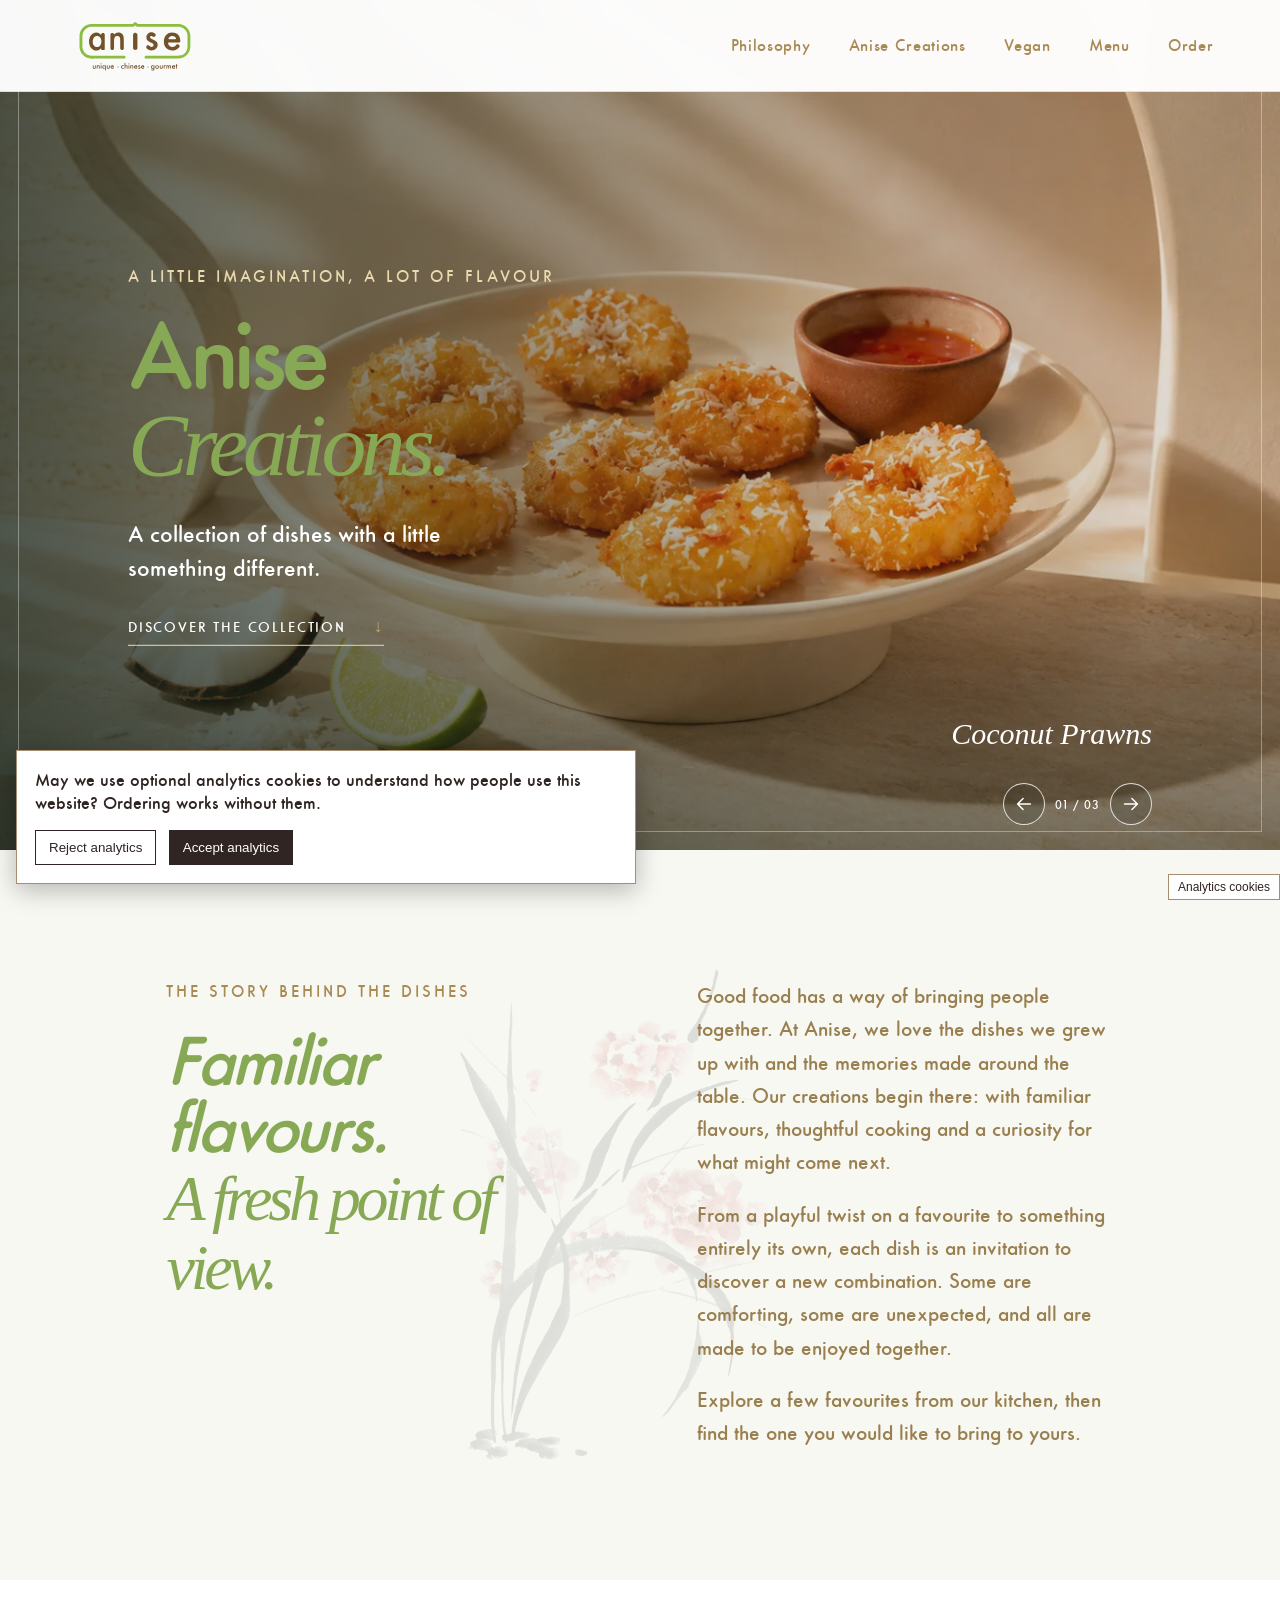
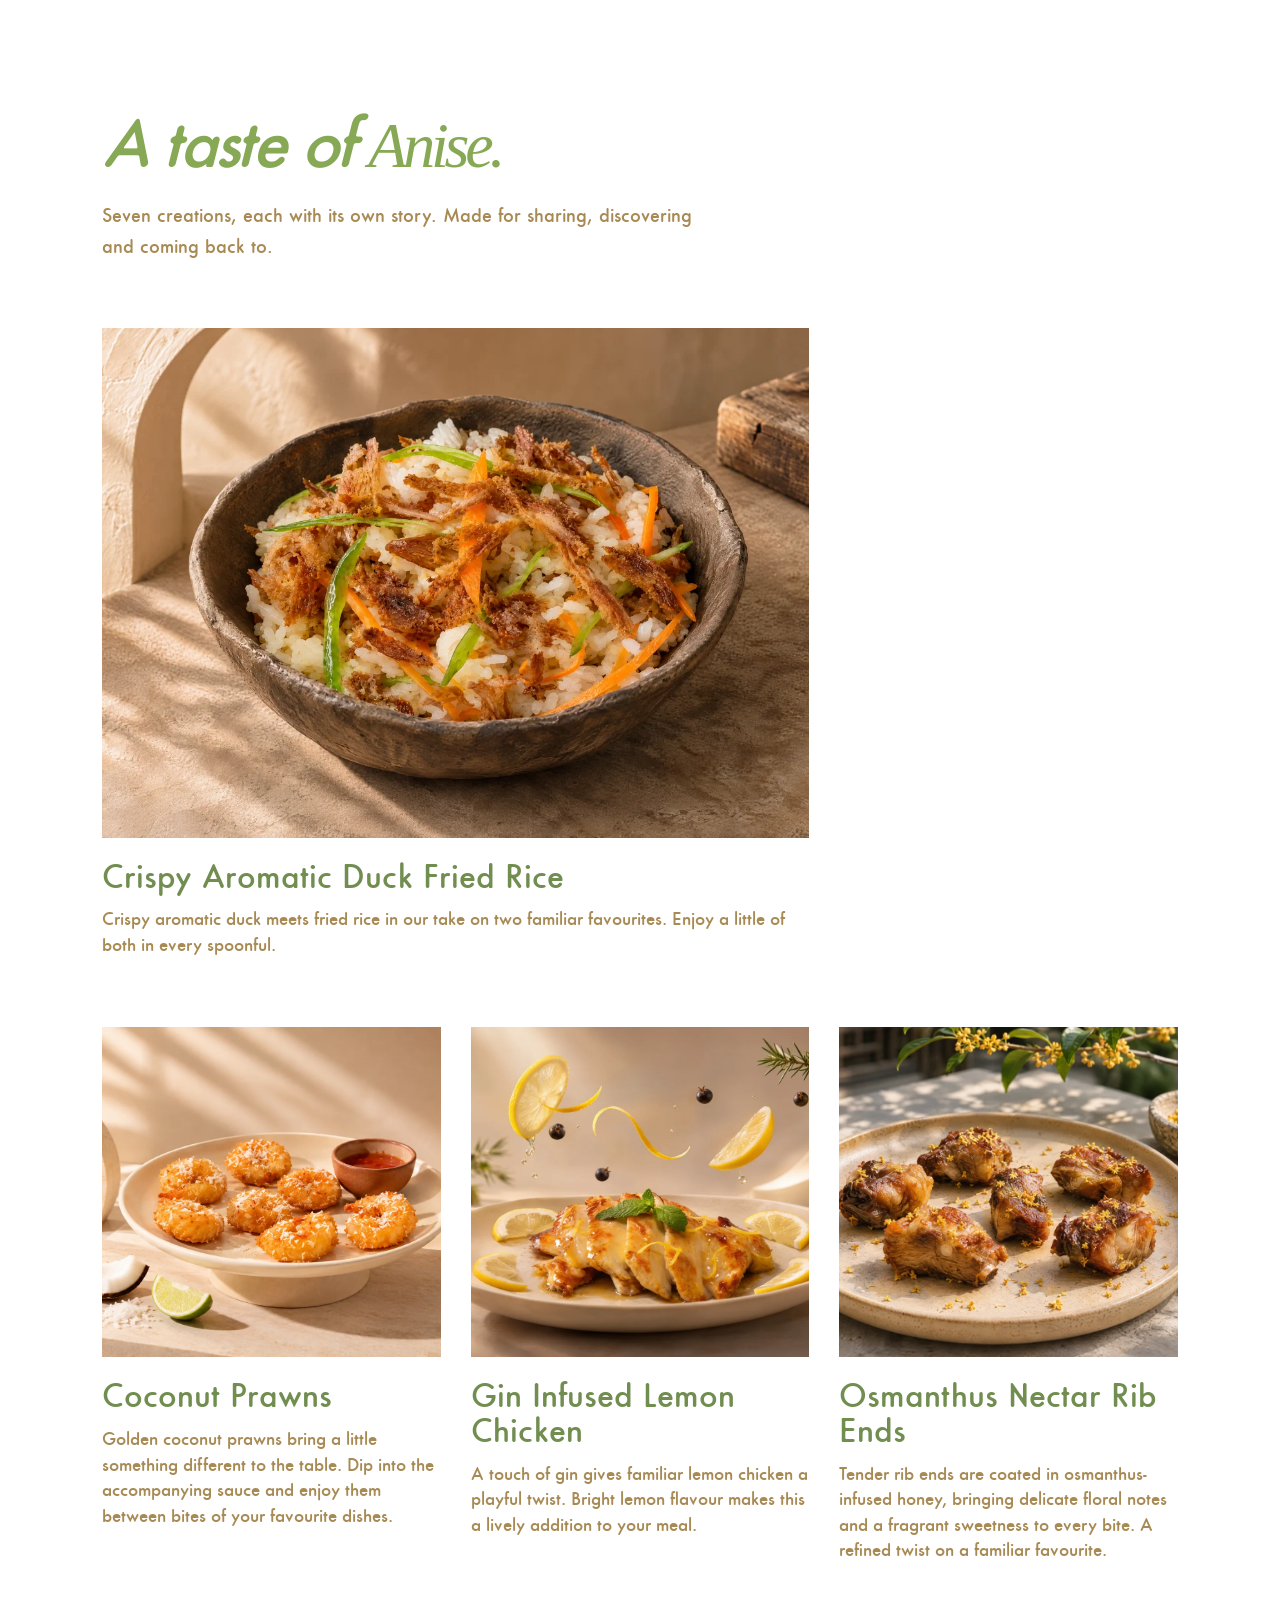
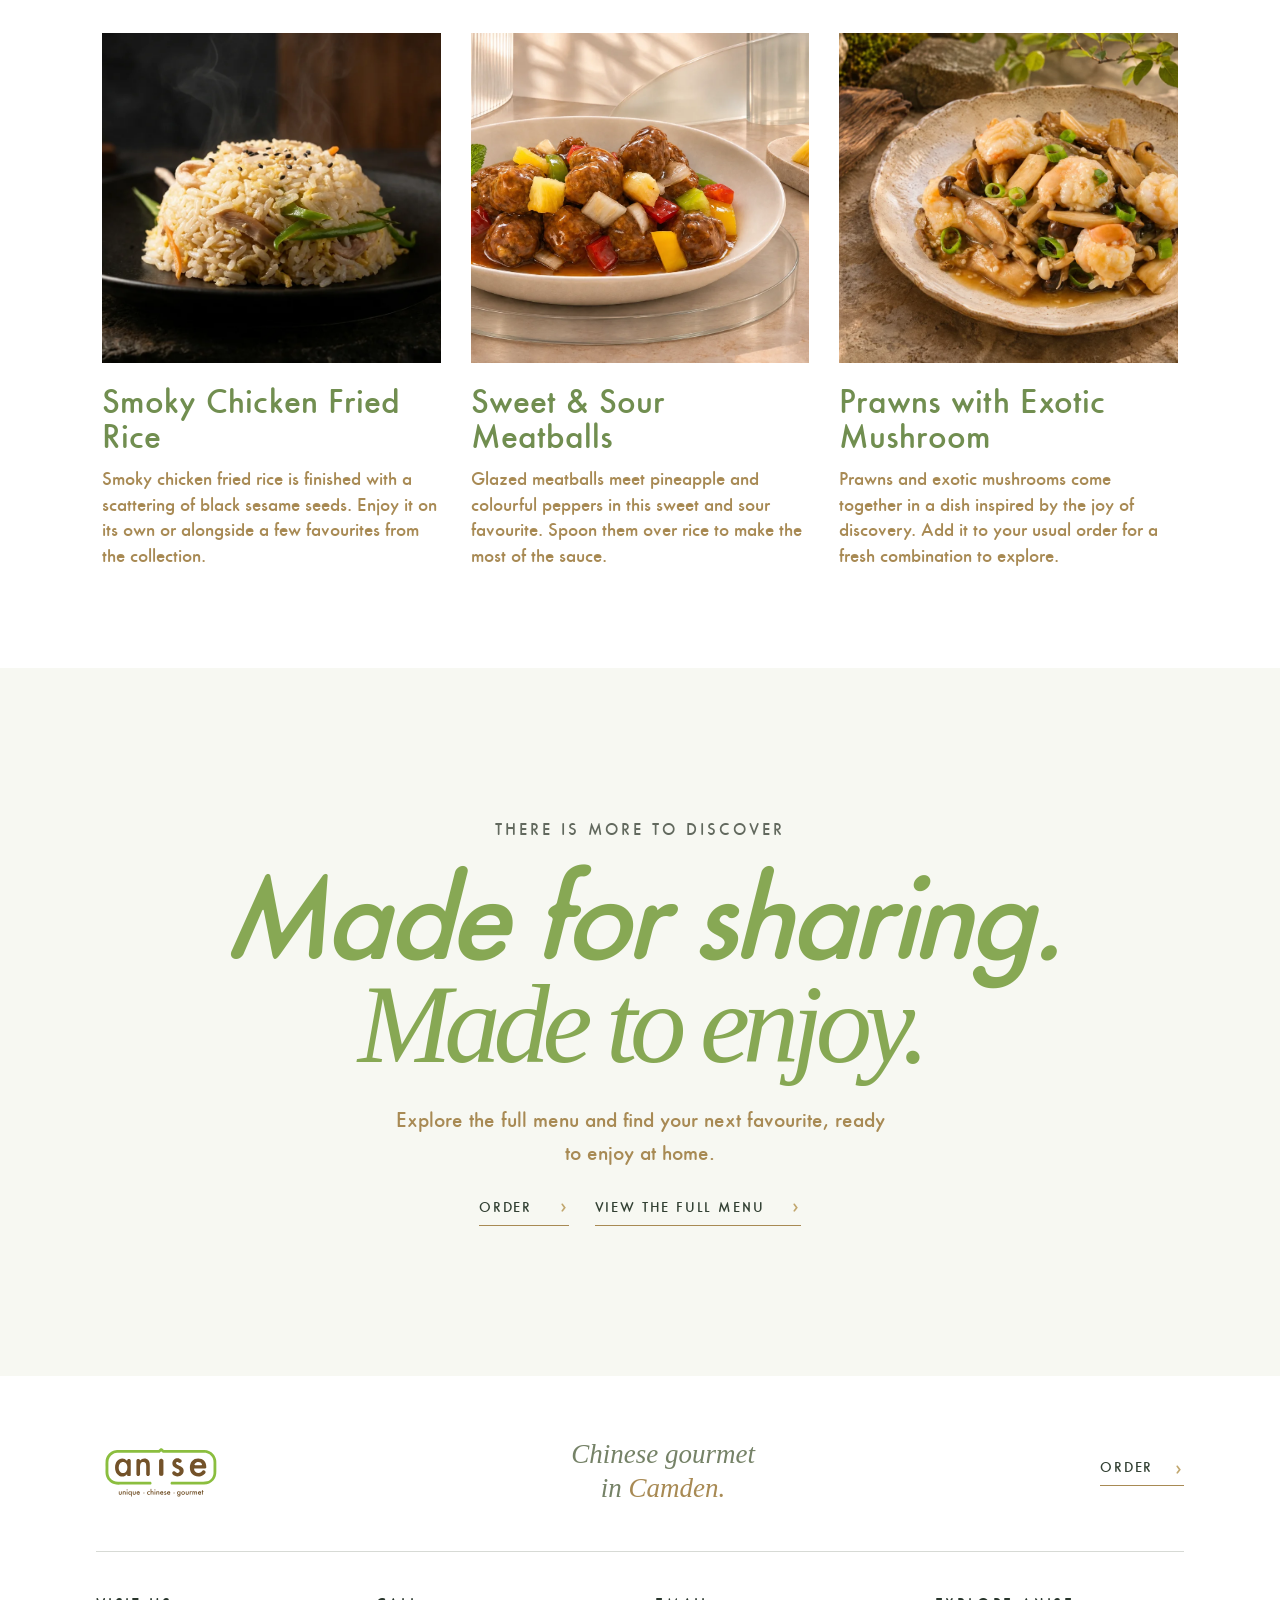
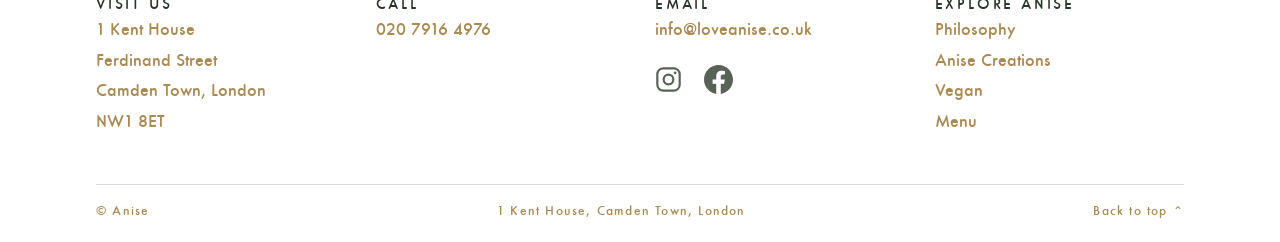
<file: creations.html>
<!doctype html><html lang="en"><head><meta charset="utf-8"><meta name="viewport" content="width=device-width, initial-scale=1"><title>Signature Chinese Dishes | Anise Creations, Camden</title><meta name="description" content="Explore Anise Creations: signature Chinese dishes made with imagination and care in our Camden kitchen."><link rel="canonical" href="https://www.loveanise.co.uk/creations"><meta property="og:type" content="website"><meta property="og:title" content="Anise Creations | Signature Chinese Dishes"><meta property="og:description" content="Explore signature dishes made with imagination and care in our Camden kitchen."><meta property="og:url" content="https://www.loveanise.co.uk/creations"><meta property="og:image" content="https://www.loveanise.co.uk/public/images/creations-coconut-prawns.webp"><meta name="twitter:card" content="summary_large_image"><link rel="stylesheet" href="styles.css?v=footer-social2"><link rel="stylesheet" href="creations-hero-carousel.css?v=14"><link rel="stylesheet" href="analytics.css?v=1"></head><body>
  <a class="skip-link" href="#main-content">Skip to content</a>
  <header class="site-header"><a class="brand" href="/" aria-label="Anise home"><img src="public/images/anise-logo.svg?v=safari20261105" alt="Anise"></a><button class="menu-toggle" aria-expanded="false" aria-controls="site-nav" aria-label="Open menu"><span></span><span></span><span class="sr-only">Toggle menu</span></button><nav id="site-nav" class="site-nav" aria-label="Main navigation"><a href="philosophy">Philosophy</a><a href="creations" aria-current="page">Anise Creations</a><a href="vegan">Vegan</a><a href="menu">Menu</a><a href="order">Order</a></nav></header>
  <main id="main-content" class="mock-creations">
    <section class="mock-hero"><div class="mock-hero-copy"><p class="eyebrow">A little imagination, a lot of flavour</p><h1>Anise<br><em>Creations.</em></h1><p class="mock-lead">A collection of dishes with a little something different.</p><a class="text-link" href="#collection">Discover the collection <span aria-hidden="true">↓</span></a></div><div class="hero-carousel" aria-label="Featured Anise creations"><div class="hero-carousel-slide is-active"><img src="public/images/creations-coconut-prawns.webp" alt=""><div class="hero-carousel-caption"><strong>Coconut Prawns</strong></div></div>
<div class="hero-carousel-slide" hidden><img src="public/images/creations-lemon-chicken.webp" alt=""><div class="hero-carousel-caption"><strong>Gin Infused Lemon Chicken</strong></div></div>
<div class="hero-carousel-slide" hidden><img src="public/images/creations-meatballs.webp" alt=""><div class="hero-carousel-caption"><strong>Sweet &amp; Sour Meatballs</strong></div></div><div class="hero-carousel-controls"><button type="button" class="hero-prev" aria-label="Previous featured dish"><svg aria-hidden="true" width="22" height="22" viewBox="0 0 24 24" fill="none" stroke="currentColor" stroke-width="1.6" stroke-linecap="round" stroke-linejoin="round"><path d="M19 12H5m6-6-6 6 6 6"/></svg></button><span class="hero-count" aria-live="polite">01 / 03</span><button type="button" class="hero-next" aria-label="Next featured dish"><svg aria-hidden="true" width="22" height="22" viewBox="0 0 24 24" fill="none" stroke="currentColor" stroke-width="1.6" stroke-linecap="round" stroke-linejoin="round"><path d="M5 12h14m-6-6 6 6-6 6"/></svg></button></div></div></section>
    <section class="mock-intro" data-plum-start><div><p class="eyebrow">The story behind the dishes</p><h2>Familiar flavours.<br><em>A fresh point of view.</em></h2></div><div class="mock-intro-copy"><p>Good food has a way of bringing people together. At Anise, we love the dishes we grew up with and the memories made around the table. Our creations begin there: with familiar flavours, thoughtful cooking and a curiosity for what might come next.</p><p>From a playful twist on a favourite to something entirely its own, each dish is an invitation to discover a new combination. Some are comforting, some are unexpected, and all are made to be enjoyed together.</p><p>Explore a few favourites from our kitchen, then find the one you would like to bring to yours.</p></div></section>
    <section class="mock-collection" data-plum-stop id="collection"><div class="mock-section-head"><div><h2>A taste of <em>Anise.</em></h2></div><p>Seven creations, each with its own story. Made for sharing, discovering and coming back to.</p></div><div class="mock-grid">
      <article id="duck-rice" class="mock-dish mock-dish-large"><button type="button" class="mock-photo" aria-haspopup="dialog" aria-label="Enlarge Crispy Aromatic Duck Fried Rice"><img src="public/images/creations-duck-rice.webp" alt="" loading="lazy"></button><div class="mock-dish-title"><h3>Crispy Aromatic Duck Fried Rice</h3></div><p>Crispy aromatic duck meets fried rice in our take on two familiar favourites. Enjoy a little of both in every spoonful.</p></article>
      <article id="coconut-prawns" class="mock-dish mock-offset"><button type="button" class="mock-photo" aria-haspopup="dialog" aria-label="Enlarge Coconut Prawns"><img src="public/images/creations-coconut-prawns.webp" alt="" loading="lazy"></button><div class="mock-dish-title"><h3>Coconut Prawns</h3></div><p>Golden coconut prawns bring a little something different to the table. Dip into the accompanying sauce and enjoy them between bites of your favourite dishes.</p></article>
      <article id="lemon-chicken" class="mock-dish"><button type="button" class="mock-photo" aria-haspopup="dialog" aria-label="Enlarge Gin Infused Lemon Chicken"><img src="public/images/creations-lemon-chicken.webp" alt="" loading="lazy"></button><div class="mock-dish-title"><h3>Gin Infused Lemon Chicken</h3></div><p>A touch of gin gives familiar lemon chicken a playful twist. Bright lemon flavour makes this a lively addition to your meal.</p></article>
      <article id="ribs" class="mock-dish"><button type="button" class="mock-photo" aria-haspopup="dialog" aria-label="Enlarge Osmanthus Nectar Rib Ends"><img src="public/images/creations-ribs.webp" alt="" loading="lazy"></button><div class="mock-dish-title"><h3>Osmanthus Nectar Rib Ends</h3></div><p>Tender rib ends are coated in osmanthus-infused honey, bringing delicate floral notes and a fragrant sweetness to every bite. A refined twist on a familiar favourite.</p></article>
      <article id="smoky-rice" class="mock-dish"><button type="button" class="mock-photo" aria-haspopup="dialog" aria-label="Enlarge Smoky Chicken Fried Rice"><img src="public/images/creations-smoky-rice.webp" alt="" loading="lazy"></button><div class="mock-dish-title"><h3>Smoky Chicken Fried Rice</h3></div><p>Smoky chicken fried rice is finished with a scattering of black sesame seeds. Enjoy it on its own or alongside a few favourites from the collection.</p></article>
      <article id="meatballs" class="mock-dish"><button type="button" class="mock-photo" aria-haspopup="dialog" aria-label="Enlarge Sweet &amp; Sour Meatballs"><img src="public/images/creations-meatballs.webp" alt="" loading="lazy"></button><div class="mock-dish-title"><h3>Sweet &amp; Sour Meatballs</h3></div><p>Glazed meatballs meet pineapple and colourful peppers in this sweet and sour favourite. Spoon them over rice to make the most of the sauce.</p></article>
      <article id="prawn-mushroom" class="mock-dish"><button type="button" class="mock-photo" aria-haspopup="dialog" aria-label="Enlarge Prawns with Exotic Mushroom"><img src="public/images/creations-prawn-mushroom.webp" alt="" loading="lazy"></button><div class="mock-dish-title"><h3>Prawns with Exotic Mushroom</h3></div><p>Prawns and exotic mushrooms come together in a dish inspired by the joy of discovery. Add it to your usual order for a fresh combination to explore.</p></article>
    </div></section>
    <section class="philosophy-closing"><p class="eyebrow">There is more to discover</p><h2>Made for sharing.<br><em>Made to enjoy.</em></h2><p>Explore the full menu and find your next favourite, ready to enjoy at home.</p><div class="hero-actions"><a class="text-link" href="order">Order <span aria-hidden="true">›</span></a><a class="text-link" href="menu">View the full menu <span aria-hidden="true">›</span></a></div></section>
  </main>
  <footer class="site-footer" id="contact"><div class="footer-top"><a class="footer-brand" href="/"><img src="public/images/anise-logo.svg?v=safari20261105" alt="Anise"></a><p class="footer-signoff">Chinese gourmet<br>in <em>Camden.</em></p><a class="footer-book" href="order">Order <span aria-hidden="true">›</span></a></div><div class="footer-columns"><div><span class="eyebrow">Visit us</span><p><a href="https://www.google.com/maps/place/Anise/@51.543542,-0.1493365,17z/data=!4m14!1m7!3m6!1s0x48761ae457307899:0x97aa465f1cd230d9!2sKent+House!8m2!3d51.543542!4d-0.1493365!16s%2Fg%2F11hcdwcnl1!3m5!1s0x48761ae45a07d761:0x535e19f537a3840d!8m2!3d51.5434592!4d-0.1492259!16s%2Fg%2F11b807b5xr?entry=ttu&amp;g_ep=EgoyMDI2MTAyMC4wIKXMDSoASAFQAw%3D%3D">1 Kent House<br>Ferdinand Street<br>Camden Town, London<br>NW1 8ET</a></p></div><div><span class="eyebrow">Call</span><p><a href="tel:+442079164976">020 7916 4976</a></p></div><div><span class="eyebrow">Email</span><p><a href="mailto:info@loveanise.co.uk">info@loveanise.co.uk</a></p><nav class="footer-social" aria-label="Anise social media"><a href="https://www.instagram.com/i_love_anise/" target="_blank" rel="noopener noreferrer" aria-label="Anise on Instagram (opens in a new tab)"><svg viewBox="0 0 24 24" aria-hidden="true" focusable="false" fill="none"><rect x="2.75" y="2.75" width="18.5" height="18.5" rx="5" stroke="currentColor" stroke-width="1.8"/><circle cx="12" cy="12" r="4" stroke="currentColor" stroke-width="1.8"/><circle cx="17.5" cy="6.5" r="1.15" fill="currentColor"/></svg></a><a href="https://www.facebook.com/iloveanise" target="_blank" rel="noopener noreferrer" aria-label="Anise on Facebook (opens in a new tab)"><svg viewBox="0 0 24 24" aria-hidden="true" focusable="false"><path fill="currentColor" d="M24 12.073C24 5.405 18.627 0 12 0S0 5.405 0 12.073C0 18.1 4.388 23.09 10.125 24v-8.438H7.078v-3.489h3.047V9.412c0-3.026 1.792-4.697 4.532-4.697 1.312 0 2.686.235 2.686.235v2.968h-1.512c-1.49 0-1.956.93-1.956 1.886v2.265h3.328l-.532 3.49h-2.796V24C19.612 23.09 24 18.1 24 12.073Z"/></svg></a></nav></div><div><span class="eyebrow">Explore Anise</span><p><a href="philosophy">Philosophy</a><br><a href="creations">Anise Creations</a><br><a href="vegan">Vegan</a><br><a href="menu">Menu</a></p></div></div><div class="footer-bottom"><span>© Anise</span><span>1 Kent House, Camden Town, London</span><div><a href="#main-content">Back to top ⌃</a></div></div></footer>
  <script>const toggle=document.querySelector('.menu-toggle'),nav=document.querySelector('.site-nav');toggle.addEventListener('click',()=>{const open=toggle.getAttribute('aria-expanded')==='true';toggle.setAttribute('aria-expanded',String(!open));nav.classList.toggle('is-open',!open);toggle.setAttribute('aria-label',open?'Open menu':'Close menu');document.body.classList.toggle('menu-open',!open)});document.addEventListener('keydown',event=>{if(event.key==='Escape'&&toggle.getAttribute('aria-expanded')==='true'){toggle.click();toggle.focus()}});nav.querySelectorAll('a').forEach(link=>link.addEventListener('click',()=>{toggle.setAttribute('aria-expanded','false');toggle.setAttribute('aria-label','Open menu');nav.classList.remove('is-open');document.body.classList.remove('menu-open')}));</script>
<script>
const heroSlides=[...document.querySelectorAll('.hero-carousel-slide')];let heroIndex=0;const heroCount=document.querySelector('.hero-count');function showHero(index){heroIndex=(index+heroSlides.length)%heroSlides.length;heroSlides.forEach((slide,i)=>{slide.hidden=i!==heroIndex;slide.classList.toggle('is-active',i===heroIndex)});heroCount.textContent=String(heroIndex+1).padStart(2,'0')+' / '+String(heroSlides.length).padStart(2,'0')};const heroCarousel=document.querySelector('.hero-carousel');const motionPreference=window.matchMedia('(prefers-reduced-motion: reduce)');let heroTimer;function startHero(){clearInterval(heroTimer);if(!motionPreference.matches&&!document.hidden)heroTimer=setInterval(()=>showHero(heroIndex+1),5000)}function pauseHero(){clearInterval(heroTimer)}document.querySelector('.hero-prev').addEventListener('click',()=>{showHero(heroIndex-1);startHero()});document.querySelector('.hero-next').addEventListener('click',()=>{showHero(heroIndex+1);startHero()});heroCarousel.addEventListener('mouseenter',pauseHero);heroCarousel.addEventListener('mouseleave',startHero);heroCarousel.addEventListener('focusin',pauseHero);heroCarousel.addEventListener('focusout',event=>{if(!heroCarousel.contains(event.relatedTarget))startHero()});document.addEventListener('visibilitychange',()=>document.hidden?pauseHero():startHero());motionPreference.addEventListener('change',startHero);startHero();
</script><dialog class="dish-preview" aria-label="Enlarged dish photo">
  <button type="button" class="preview-close" aria-label="Close photo" autofocus>×</button>
  <img alt="">
</dialog>
<script>
const preview = document.querySelector('.dish-preview');
const previewImage = preview.querySelector('img');
for (const photo of document.querySelectorAll('button.mock-photo')) {
  photo.addEventListener('click', () => {
    const thumbnail = photo.querySelector('img');
    previewImage.src = thumbnail.currentSrc || thumbnail.src;
    previewImage.alt = photo.closest('article').querySelector('h3').textContent;
    preview.showModal();
  });
}
preview.querySelector('.preview-close').addEventListener('click', () => preview.close());
preview.addEventListener('click', event => {
  if (event.target === preview) preview.close();
});
</script><script src="plum-background.js?v=1"></script><script src="analytics-config.js?v=1"></script><script src="analytics.js?v=1"></script></body></html>
</file>
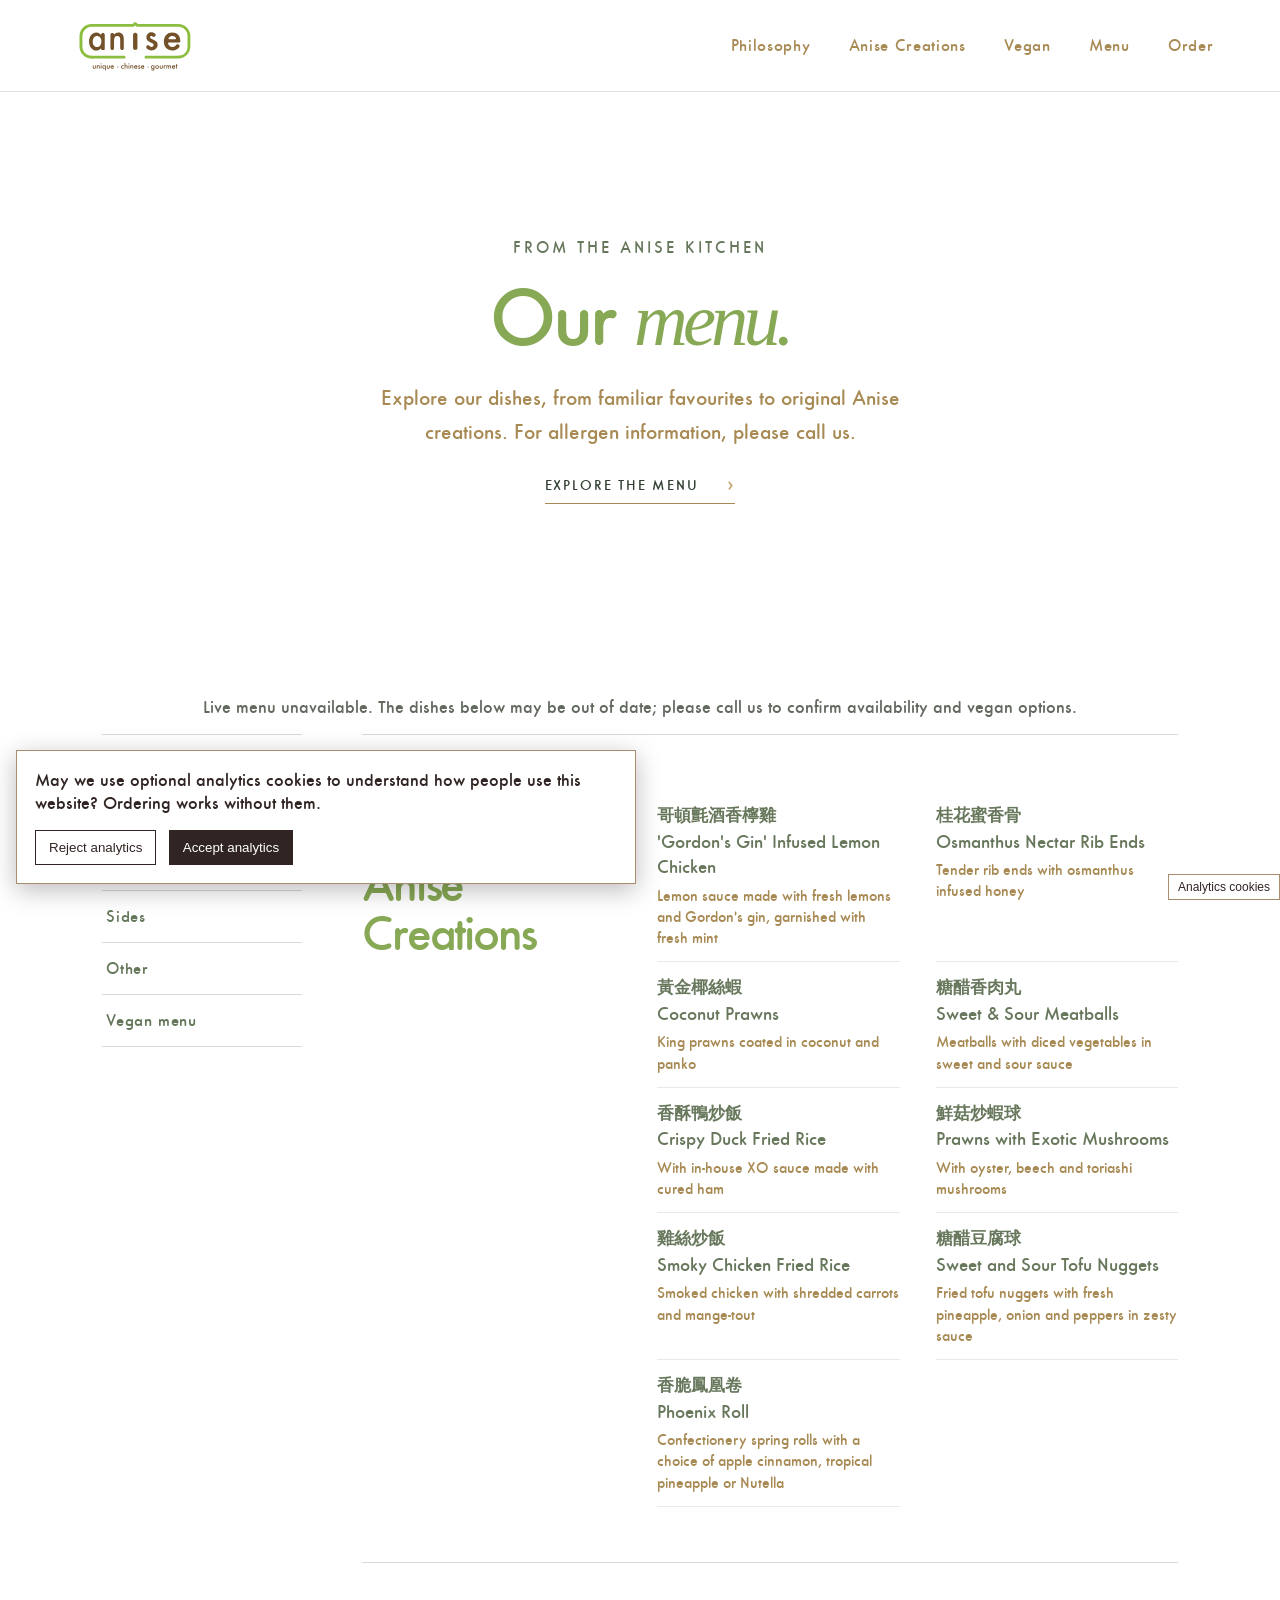
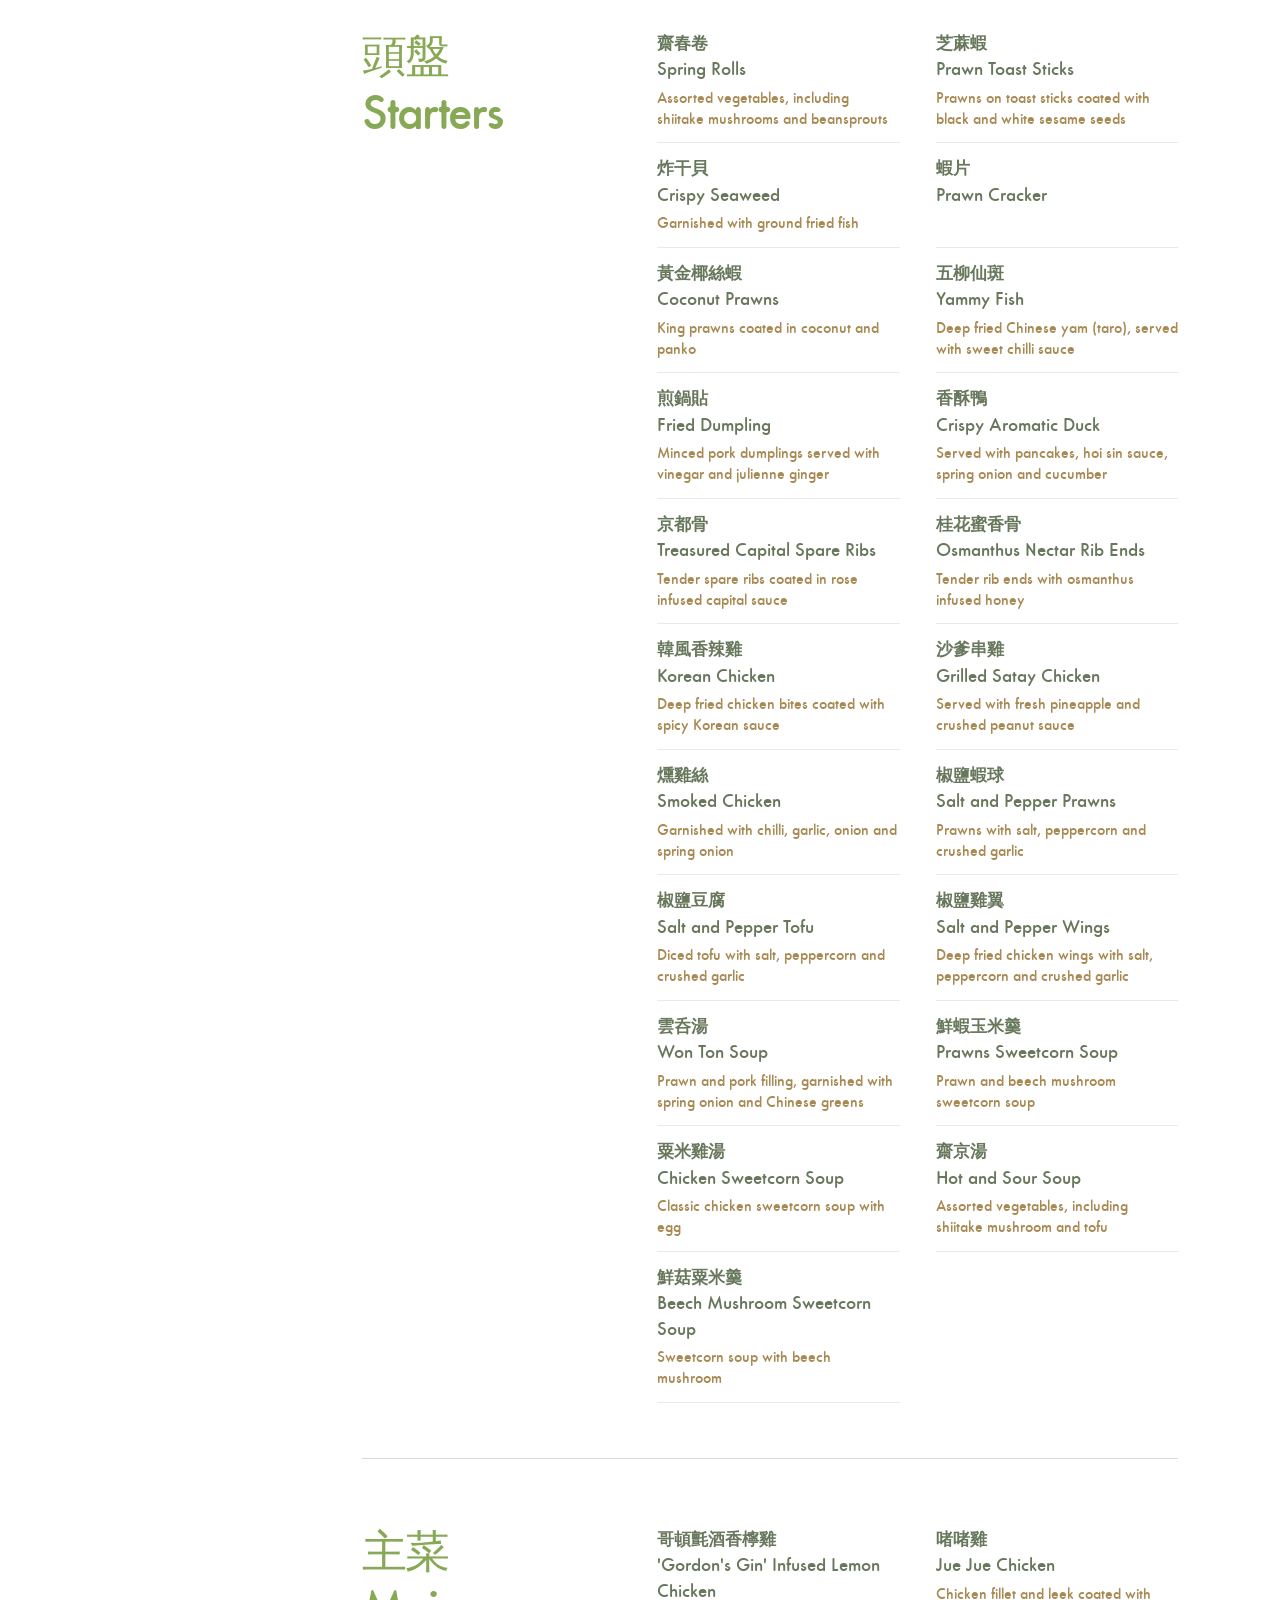
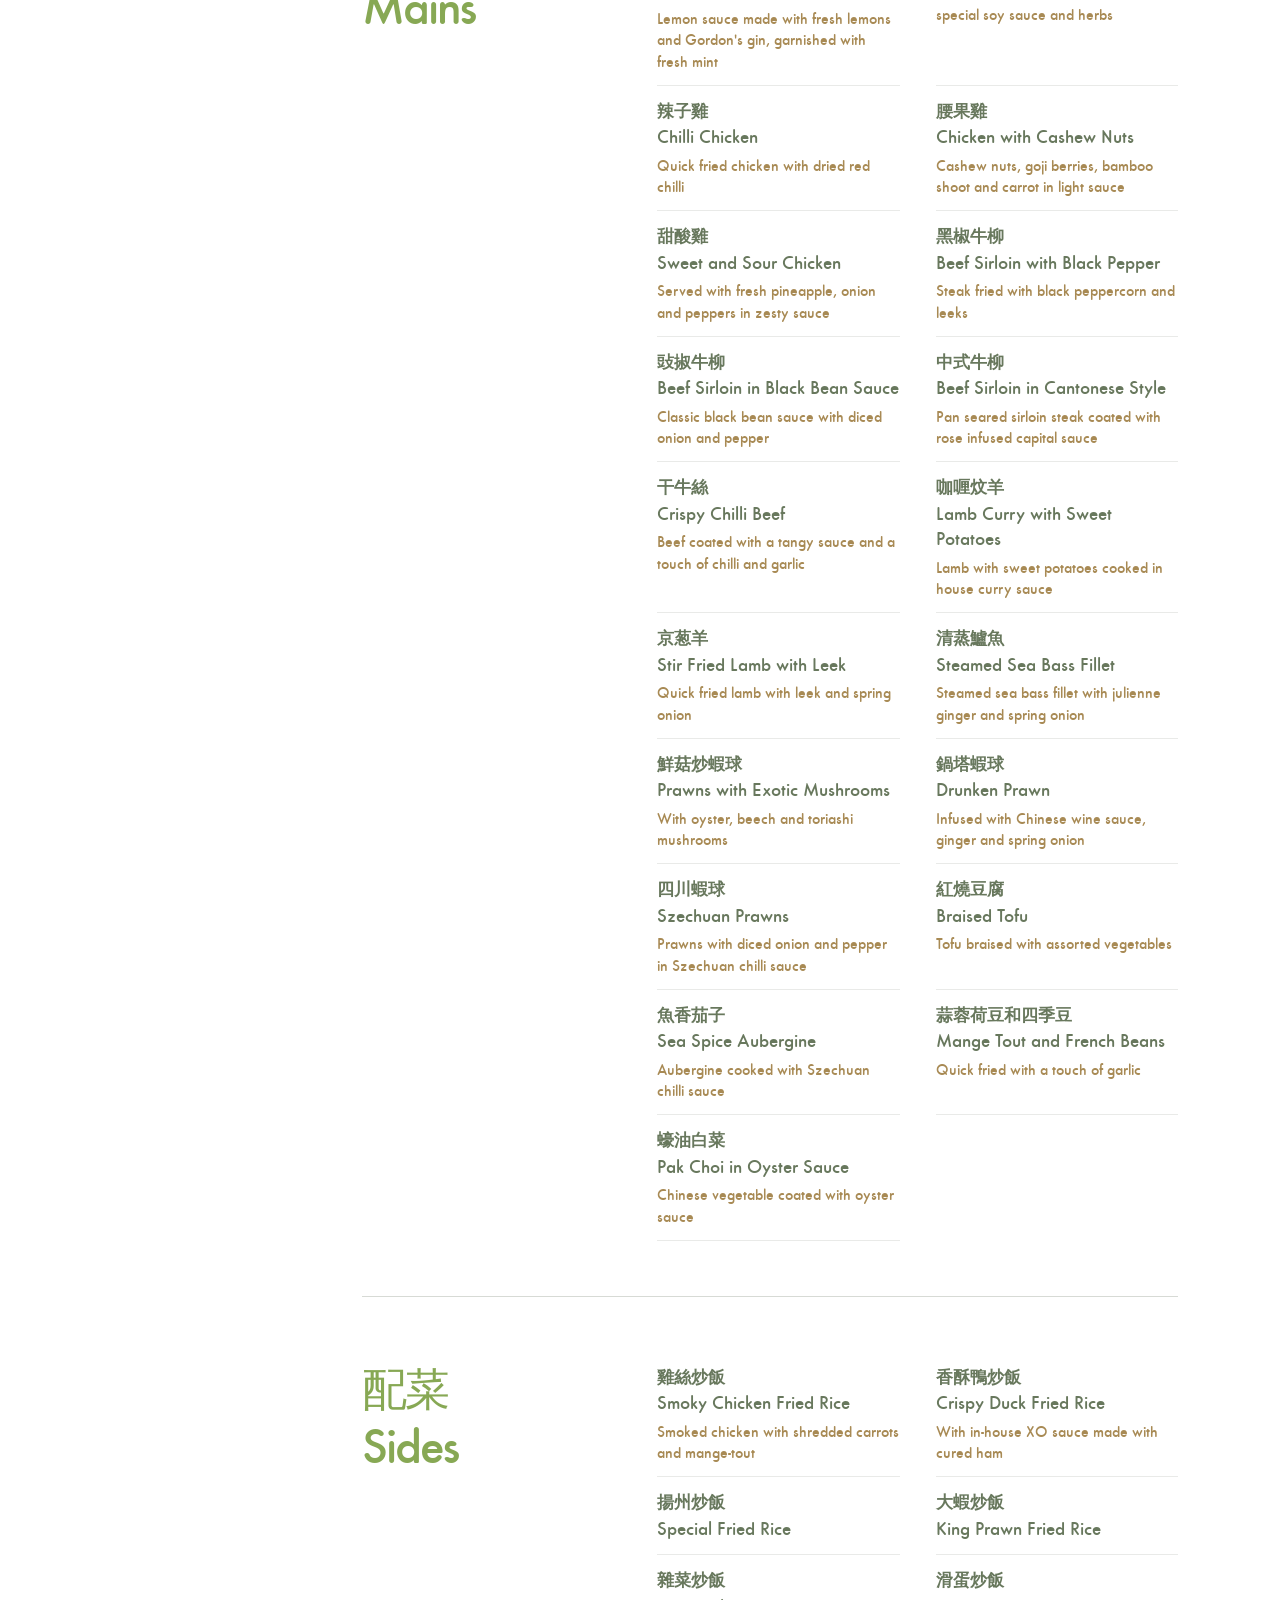
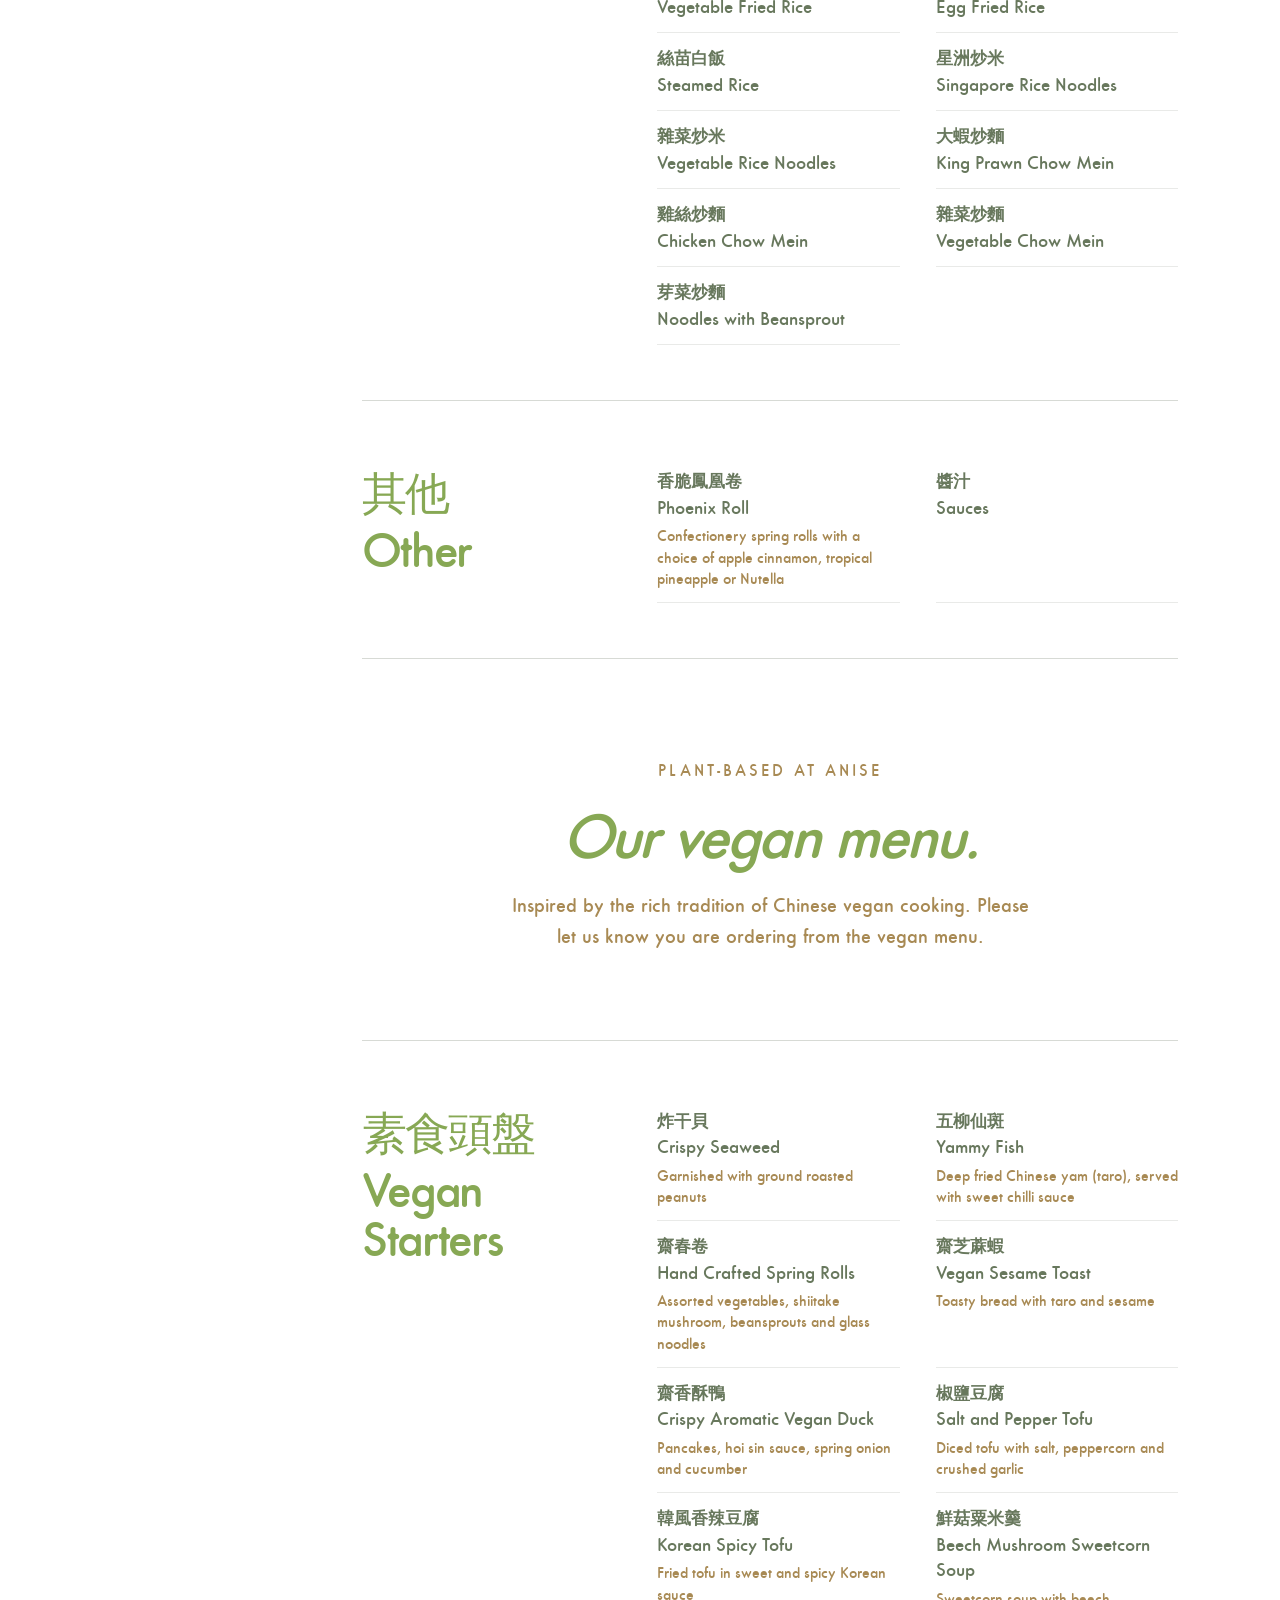
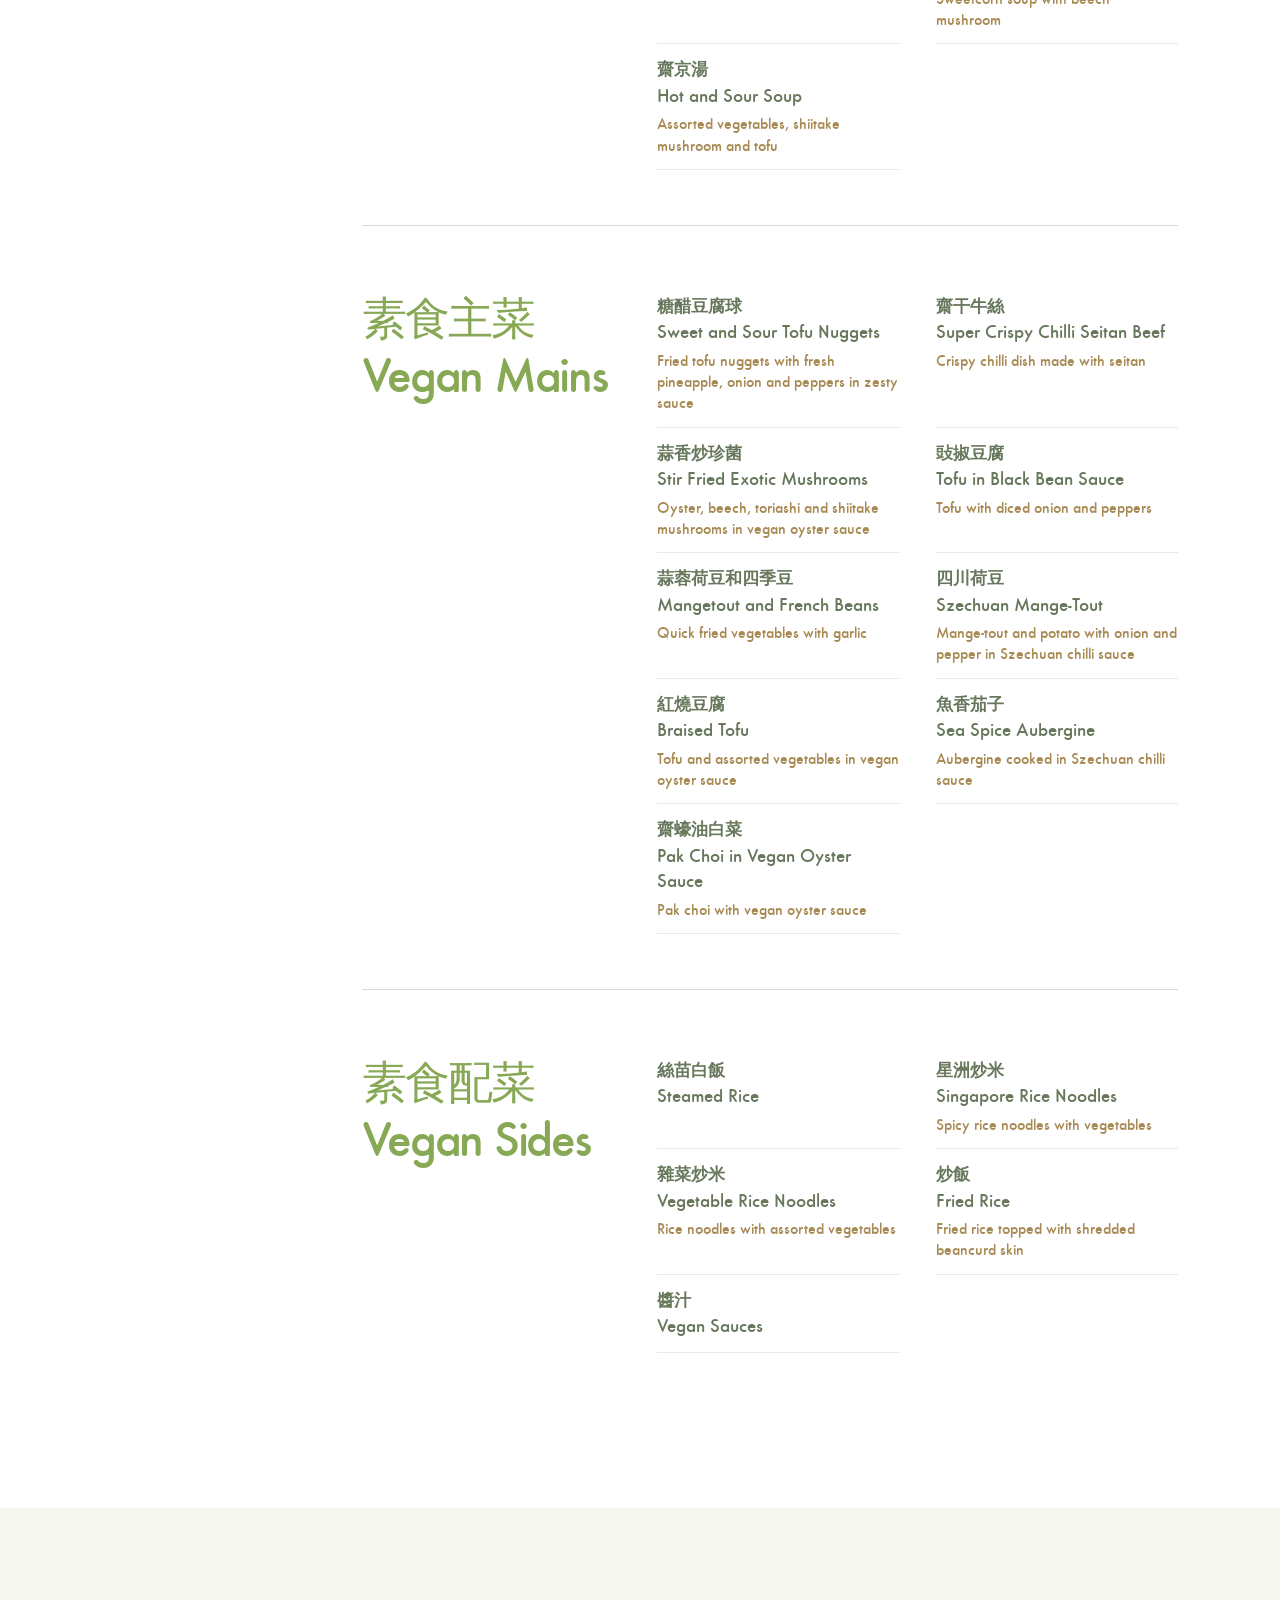
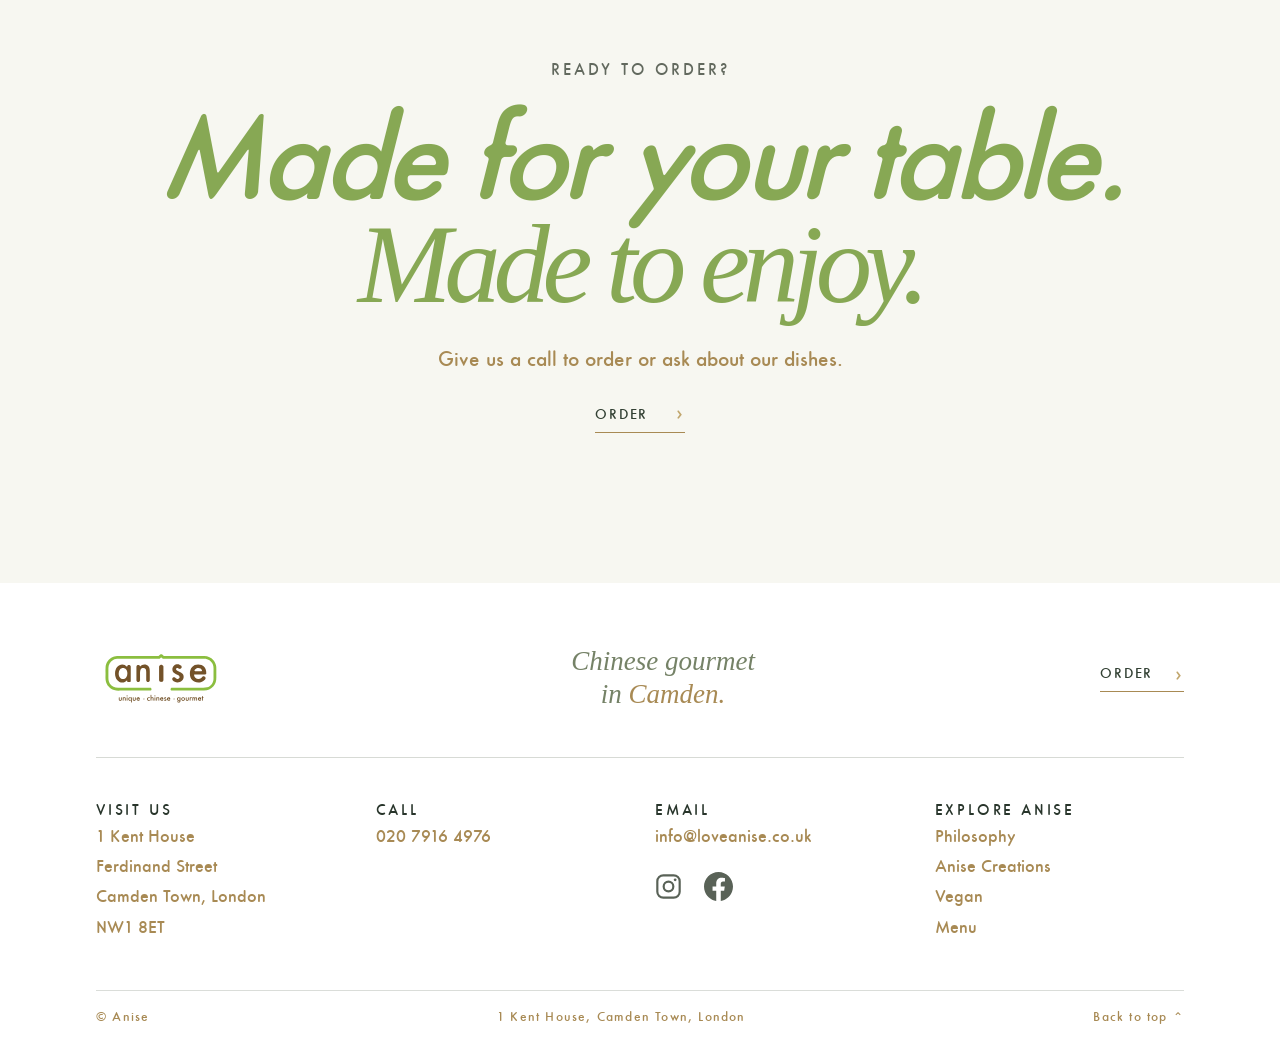
<file: menu.html>
<!doctype html><html lang="en"><head><meta charset="utf-8"><meta name="viewport" content="width=device-width, initial-scale=1"><meta name="theme-color" content="#f4f1e9"><title>Chinese Takeaway Menu in Camden | Anise Chinese Gourmet</title><meta name="description" content="Browse the Chinese takeaway menu at Anise in Camden, including signature dishes, rice and noodles, and a dedicated vegan menu."><link rel="canonical" href="https://www.loveanise.co.uk/menu"><meta property="og:type" content="website"><meta property="og:title" content="Chinese Takeaway Menu | Anise Camden"><meta property="og:description" content="Browse Anise Chinese dishes and vegan favourites in Camden."><meta property="og:url" content="https://www.loveanise.co.uk/menu"><meta property="og:image" content="https://www.loveanise.co.uk/public/images/four-dishes.webp"><meta name="twitter:card" content="summary_large_image"><link rel="preload" as="font" type="font/woff2" href="public/fonts/station-webfont.woff2" crossorigin><link rel="stylesheet" href="styles.css?v=footer-social2"><link rel="stylesheet" href="analytics.css?v=1"></head><body class="menu-document">
  <a class="skip-link" href="#main-content">Skip to content</a>
  <header class="site-header"><a class="brand" href="/" aria-label="Anise home"><img width="595" height="266" src="public/images/anise-logo.svg?v=safari20261105" alt="Anise"></a><button class="menu-toggle" aria-expanded="false" aria-controls="site-nav" aria-label="Open menu"><span></span><span></span><span class="sr-only">Toggle menu</span></button><nav id="site-nav" class="site-nav" aria-label="Main navigation"><a href="philosophy">Philosophy</a><a href="creations">Anise Creations</a><a href="vegan">Vegan</a><a href="menu" aria-current="page">Menu</a><a href="order">Order</a></nav></header>
<main id="main-content" class="menu-page"><section class="hero philosophy-hero menu-hero"><div class="hero-copy"><p class="eyebrow">From the Anise kitchen</p><h1>Our <em>menu.</em></h1><p class="hero-intro">Explore our dishes, from familiar favourites to original Anise creations. For allergen information, please call us.</p><a class="text-link" href="#menu-list">Explore the menu <span aria-hidden="true">›</span></a></div></section><div class="menu-layout" id="menu-list"><nav class="menu-categories" aria-label="Menu categories"><a href="#menu-category-0">Anise Creations</a><a href="#menu-category-1">Starters</a><a href="#menu-category-2">Mains</a><a href="#menu-category-3">Sides</a><a href="#menu-category-4">Other</a><a href="#vegan-menu">Vegan menu</a></nav><div class="menu-content"><div class="menu-list"><section class="menu-group" id="menu-category-0"><div class="menu-group-heading"><h2><span class="menu-heading-english">Anise Creations</span><span class="menu-heading-chinese" lang="zh-Hant">創意之作</span></h2></div><ul class="menu-items"><li><span class="menu-item-chinese" lang="zh-Hant">哥頓氈酒香檸雞</span><span class="menu-item-english">&#x27;Gordon&#x27;s Gin&#x27; Infused Lemon Chicken</span><small class="menu-description">Lemon sauce made with fresh lemons and Gordon&#x27;s gin, garnished with fresh mint</small></li>
<li><span class="menu-item-chinese" lang="zh-Hant">桂花蜜香骨</span><span class="menu-item-english">Osmanthus Nectar Rib Ends</span><small class="menu-description">Tender rib ends with osmanthus infused honey</small></li>
<li><span class="menu-item-chinese" lang="zh-Hant">黃金椰絲蝦</span><span class="menu-item-english">Coconut Prawns</span><small class="menu-description">King prawns coated in coconut and panko</small></li>
<li><span class="menu-item-chinese" lang="zh-Hant">糖醋香肉丸</span><span class="menu-item-english">Sweet &amp; Sour Meatballs</span><small class="menu-description">Meatballs with diced vegetables in sweet and sour sauce</small></li>
<li><span class="menu-item-chinese" lang="zh-Hant">香酥鴨炒飯</span><span class="menu-item-english">Crispy Duck Fried Rice</span><small class="menu-description">With in-house XO sauce made with cured ham</small></li>
<li><span class="menu-item-chinese" lang="zh-Hant">鮮菇炒蝦球</span><span class="menu-item-english">Prawns with Exotic Mushrooms</span><small class="menu-description">With oyster, beech and toriashi mushrooms</small></li>
<li><span class="menu-item-chinese" lang="zh-Hant">雞絲炒飯</span><span class="menu-item-english">Smoky Chicken Fried Rice</span><small class="menu-description">Smoked chicken with shredded carrots and mange-tout</small></li>
<li><span class="menu-item-chinese" lang="zh-Hant">糖醋豆腐球</span><span class="menu-item-english">Sweet and Sour Tofu Nuggets</span><small class="menu-description">Fried tofu nuggets with fresh pineapple, onion and peppers in zesty sauce</small></li>
<li><span class="menu-item-chinese" lang="zh-Hant">香脆鳳凰卷</span><span class="menu-item-english">Phoenix Roll</span><small class="menu-description">Confectionery spring rolls with a choice of apple cinnamon, tropical pineapple or Nutella</small></li></ul></section>
<section class="menu-group" id="menu-category-1"><div class="menu-group-heading"><h2><span class="menu-heading-english">Starters</span><span class="menu-heading-chinese" lang="zh-Hant">頭盤</span></h2></div><ul class="menu-items"><li><span class="menu-item-chinese" lang="zh-Hant">齋春卷</span><span class="menu-item-english">Spring Rolls</span><small class="menu-description">Assorted vegetables, including shiitake mushrooms and beansprouts</small></li>
<li><span class="menu-item-chinese" lang="zh-Hant">芝蔴蝦</span><span class="menu-item-english">Prawn Toast Sticks</span><small class="menu-description">Prawns on toast sticks coated with black and white sesame seeds</small></li>
<li><span class="menu-item-chinese" lang="zh-Hant">炸干貝</span><span class="menu-item-english">Crispy Seaweed</span><small class="menu-description">Garnished with ground fried fish</small></li>
<li><span class="menu-item-chinese" lang="zh-Hant">蝦片</span><span class="menu-item-english">Prawn Cracker</span></li>
<li><span class="menu-item-chinese" lang="zh-Hant">黃金椰絲蝦</span><span class="menu-item-english">Coconut Prawns</span><small class="menu-description">King prawns coated in coconut and panko</small></li>
<li><span class="menu-item-chinese" lang="zh-Hant">五柳仙斑</span><span class="menu-item-english">Yammy Fish</span><small class="menu-description">Deep fried Chinese yam (taro), served with sweet chilli sauce</small></li>
<li><span class="menu-item-chinese" lang="zh-Hant">煎鍋貼</span><span class="menu-item-english">Fried Dumpling</span><small class="menu-description">Minced pork dumplings served with vinegar and julienne ginger</small></li>
<li><span class="menu-item-chinese" lang="zh-Hant">香酥鴨</span><span class="menu-item-english">Crispy Aromatic Duck</span><small class="menu-description">Served with pancakes, hoi sin sauce, spring onion and cucumber</small></li>
<li><span class="menu-item-chinese" lang="zh-Hant">京都骨</span><span class="menu-item-english">Treasured Capital Spare Ribs</span><small class="menu-description">Tender spare ribs coated in rose infused capital sauce</small></li>
<li><span class="menu-item-chinese" lang="zh-Hant">桂花蜜香骨</span><span class="menu-item-english">Osmanthus Nectar Rib Ends</span><small class="menu-description">Tender rib ends with osmanthus infused honey</small></li>
<li><span class="menu-item-chinese" lang="zh-Hant">韓風香辣雞</span><span class="menu-item-english">Korean Chicken</span><small class="menu-description">Deep fried chicken bites coated with spicy Korean sauce</small></li>
<li><span class="menu-item-chinese" lang="zh-Hant">沙爹串雞</span><span class="menu-item-english">Grilled Satay Chicken</span><small class="menu-description">Served with fresh pineapple and crushed peanut sauce</small></li>
<li><span class="menu-item-chinese" lang="zh-Hant">燻雞絲</span><span class="menu-item-english">Smoked Chicken</span><small class="menu-description">Garnished with chilli, garlic, onion and spring onion</small></li>
<li><span class="menu-item-chinese" lang="zh-Hant">椒鹽蝦球</span><span class="menu-item-english">Salt and Pepper Prawns</span><small class="menu-description">Prawns with salt, peppercorn and crushed garlic</small></li>
<li><span class="menu-item-chinese" lang="zh-Hant">椒鹽豆腐</span><span class="menu-item-english">Salt and Pepper Tofu</span><small class="menu-description">Diced tofu with salt, peppercorn and crushed garlic</small></li>
<li><span class="menu-item-chinese" lang="zh-Hant">椒鹽雞翼</span><span class="menu-item-english">Salt and Pepper Wings</span><small class="menu-description">Deep fried chicken wings with salt, peppercorn and crushed garlic</small></li>
<li><span class="menu-item-chinese" lang="zh-Hant">雲呑湯</span><span class="menu-item-english">Won Ton Soup</span><small class="menu-description">Prawn and pork filling, garnished with spring onion and Chinese greens</small></li>
<li><span class="menu-item-chinese" lang="zh-Hant">鮮蝦玉米羹</span><span class="menu-item-english">Prawns Sweetcorn Soup</span><small class="menu-description">Prawn and beech mushroom sweetcorn soup</small></li>
<li><span class="menu-item-chinese" lang="zh-Hant">粟米雞湯</span><span class="menu-item-english">Chicken Sweetcorn Soup</span><small class="menu-description">Classic chicken sweetcorn soup with egg</small></li>
<li><span class="menu-item-chinese" lang="zh-Hant">齋京湯</span><span class="menu-item-english">Hot and Sour Soup</span><small class="menu-description">Assorted vegetables, including shiitake mushroom and tofu</small></li>
<li><span class="menu-item-chinese" lang="zh-Hant">鮮菇粟米羹</span><span class="menu-item-english">Beech Mushroom Sweetcorn Soup</span><small class="menu-description">Sweetcorn soup with beech mushroom</small></li></ul></section>
<section class="menu-group" id="menu-category-2"><div class="menu-group-heading"><h2><span class="menu-heading-english">Mains</span><span class="menu-heading-chinese" lang="zh-Hant">主菜</span></h2></div><ul class="menu-items"><li><span class="menu-item-chinese" lang="zh-Hant">哥頓氈酒香檸雞</span><span class="menu-item-english">&#x27;Gordon&#x27;s Gin&#x27; Infused Lemon Chicken</span><small class="menu-description">Lemon sauce made with fresh lemons and Gordon&#x27;s gin, garnished with fresh mint</small></li>
<li><span class="menu-item-chinese" lang="zh-Hant">啫啫雞</span><span class="menu-item-english">Jue Jue Chicken</span><small class="menu-description">Chicken fillet and leek coated with special soy sauce and herbs</small></li>
<li><span class="menu-item-chinese" lang="zh-Hant">辣子雞</span><span class="menu-item-english">Chilli Chicken</span><small class="menu-description">Quick fried chicken with dried red chilli</small></li>
<li><span class="menu-item-chinese" lang="zh-Hant">腰果雞</span><span class="menu-item-english">Chicken with Cashew Nuts</span><small class="menu-description">Cashew nuts, goji berries, bamboo shoot and carrot in light sauce</small></li>
<li><span class="menu-item-chinese" lang="zh-Hant">甜酸雞</span><span class="menu-item-english">Sweet and Sour Chicken</span><small class="menu-description">Served with fresh pineapple, onion and peppers in zesty sauce</small></li>
<li><span class="menu-item-chinese" lang="zh-Hant">黑椒牛柳</span><span class="menu-item-english">Beef Sirloin with Black Pepper</span><small class="menu-description">Steak fried with black peppercorn and leeks</small></li>
<li><span class="menu-item-chinese" lang="zh-Hant">䜴掓牛柳</span><span class="menu-item-english">Beef Sirloin in Black Bean Sauce</span><small class="menu-description">Classic black bean sauce with diced onion and pepper</small></li>
<li><span class="menu-item-chinese" lang="zh-Hant">中式牛柳</span><span class="menu-item-english">Beef Sirloin in Cantonese Style</span><small class="menu-description">Pan seared sirloin steak coated with rose infused capital sauce</small></li>
<li><span class="menu-item-chinese" lang="zh-Hant">干牛絲</span><span class="menu-item-english">Crispy Chilli Beef</span><small class="menu-description">Beef coated with a tangy sauce and a touch of chilli and garlic</small></li>
<li><span class="menu-item-chinese" lang="zh-Hant">咖喱炆羊</span><span class="menu-item-english">Lamb Curry with Sweet Potatoes</span><small class="menu-description">Lamb with sweet potatoes cooked in house curry sauce</small></li>
<li><span class="menu-item-chinese" lang="zh-Hant">京葱羊</span><span class="menu-item-english">Stir Fried Lamb with Leek</span><small class="menu-description">Quick fried lamb with leek and spring onion</small></li>
<li><span class="menu-item-chinese" lang="zh-Hant">清蒸鱸魚</span><span class="menu-item-english">Steamed Sea Bass Fillet</span><small class="menu-description">Steamed sea bass fillet with julienne ginger and spring onion</small></li>
<li><span class="menu-item-chinese" lang="zh-Hant">鮮菇炒蝦球</span><span class="menu-item-english">Prawns with Exotic Mushrooms</span><small class="menu-description">With oyster, beech and toriashi mushrooms</small></li>
<li><span class="menu-item-chinese" lang="zh-Hant">鍋塔蝦球</span><span class="menu-item-english">Drunken Prawn</span><small class="menu-description">Infused with Chinese wine sauce, ginger and spring onion</small></li>
<li><span class="menu-item-chinese" lang="zh-Hant">四川蝦球</span><span class="menu-item-english">Szechuan Prawns</span><small class="menu-description">Prawns with diced onion and pepper in Szechuan chilli sauce</small></li>
<li><span class="menu-item-chinese" lang="zh-Hant">紅燒豆腐</span><span class="menu-item-english">Braised Tofu</span><small class="menu-description">Tofu braised with assorted vegetables</small></li>
<li><span class="menu-item-chinese" lang="zh-Hant">魚香茄子</span><span class="menu-item-english">Sea Spice Aubergine</span><small class="menu-description">Aubergine cooked with Szechuan chilli sauce</small></li>
<li><span class="menu-item-chinese" lang="zh-Hant">蒜蓉荷豆和四季豆</span><span class="menu-item-english">Mange Tout and French Beans</span><small class="menu-description">Quick fried with a touch of garlic</small></li>
<li><span class="menu-item-chinese" lang="zh-Hant">蠔油白菜</span><span class="menu-item-english">Pak Choi in Oyster Sauce</span><small class="menu-description">Chinese vegetable coated with oyster sauce</small></li></ul></section>
<section class="menu-group" id="menu-category-3"><div class="menu-group-heading"><h2><span class="menu-heading-english">Sides</span><span class="menu-heading-chinese" lang="zh-Hant">配菜</span></h2></div><ul class="menu-items"><li><span class="menu-item-chinese" lang="zh-Hant">雞絲炒飯</span><span class="menu-item-english">Smoky Chicken Fried Rice</span><small class="menu-description">Smoked chicken with shredded carrots and mange-tout</small></li>
<li><span class="menu-item-chinese" lang="zh-Hant">香酥鴨炒飯</span><span class="menu-item-english">Crispy Duck Fried Rice</span><small class="menu-description">With in-house XO sauce made with cured ham</small></li>
<li><span class="menu-item-chinese" lang="zh-Hant">揚州炒飯</span><span class="menu-item-english">Special Fried Rice</span></li>
<li><span class="menu-item-chinese" lang="zh-Hant">大蝦炒飯</span><span class="menu-item-english">King Prawn Fried Rice</span></li>
<li><span class="menu-item-chinese" lang="zh-Hant">雜菜炒飯</span><span class="menu-item-english">Vegetable Fried Rice</span></li>
<li><span class="menu-item-chinese" lang="zh-Hant">滑蛋炒飯</span><span class="menu-item-english">Egg Fried Rice</span></li>
<li><span class="menu-item-chinese" lang="zh-Hant">絲苗白飯</span><span class="menu-item-english">Steamed Rice</span></li>
<li><span class="menu-item-chinese" lang="zh-Hant">星洲炒米</span><span class="menu-item-english">Singapore Rice Noodles</span></li>
<li><span class="menu-item-chinese" lang="zh-Hant">雜菜炒米</span><span class="menu-item-english">Vegetable Rice Noodles</span></li>
<li><span class="menu-item-chinese" lang="zh-Hant">大蝦炒麵</span><span class="menu-item-english">King Prawn Chow Mein</span></li>
<li><span class="menu-item-chinese" lang="zh-Hant">雞絲炒麵</span><span class="menu-item-english">Chicken Chow Mein</span></li>
<li><span class="menu-item-chinese" lang="zh-Hant">雜菜炒麵</span><span class="menu-item-english">Vegetable Chow Mein</span></li>
<li><span class="menu-item-chinese" lang="zh-Hant">芽菜炒麵</span><span class="menu-item-english">Noodles with Beansprout</span></li></ul></section>
<section class="menu-group" id="menu-category-4"><div class="menu-group-heading"><h2><span class="menu-heading-english">Other</span><span class="menu-heading-chinese" lang="zh-Hant">其他</span></h2></div><ul class="menu-items"><li><span class="menu-item-chinese" lang="zh-Hant">香脆鳳凰卷</span><span class="menu-item-english">Phoenix Roll</span><small class="menu-description">Confectionery spring rolls with a choice of apple cinnamon, tropical pineapple or Nutella</small></li>
<li><span class="menu-item-chinese" lang="zh-Hant">醬汁</span><span class="menu-item-english">Sauces</span></li></ul></section>
<section class="vegan-menu-section" id="vegan-menu"><div class="vegan-menu-intro"><p class="eyebrow">Plant-based at Anise</p><h2>Our vegan menu.</h2><p>Inspired by the rich tradition of Chinese vegan cooking. Please let us know you are ordering from the vegan menu.</p></div>
<section class="menu-group" id="vegan-starters"><div class="menu-group-heading"><h2><span class="menu-heading-english">Vegan Starters</span><span class="menu-heading-chinese" lang="zh-Hant">素食頭盤</span></h2></div><ul class="menu-items"><li><span class="menu-item-chinese" lang="zh-Hant">炸干貝</span><span class="menu-item-english">Crispy Seaweed</span><small class="menu-description">Garnished with ground roasted peanuts</small></li>
<li><span class="menu-item-chinese" lang="zh-Hant">五柳仙斑</span><span class="menu-item-english">Yammy Fish</span><small class="menu-description">Deep fried Chinese yam (taro), served with sweet chilli sauce</small></li>
<li><span class="menu-item-chinese" lang="zh-Hant">齋春卷</span><span class="menu-item-english">Hand Crafted Spring Rolls</span><small class="menu-description">Assorted vegetables, shiitake mushroom, beansprouts and glass noodles</small></li>
<li><span class="menu-item-chinese" lang="zh-Hant">齋芝蔴蝦</span><span class="menu-item-english">Vegan Sesame Toast</span><small class="menu-description">Toasty bread with taro and sesame</small></li>
<li><span class="menu-item-chinese" lang="zh-Hant">齋香酥鴨</span><span class="menu-item-english">Crispy Aromatic Vegan Duck</span><small class="menu-description">Pancakes, hoi sin sauce, spring onion and cucumber</small></li>
<li><span class="menu-item-chinese" lang="zh-Hant">椒鹽豆腐</span><span class="menu-item-english">Salt and Pepper Tofu</span><small class="menu-description">Diced tofu with salt, peppercorn and crushed garlic</small></li>
<li><span class="menu-item-chinese" lang="zh-Hant">韓風香辣豆腐</span><span class="menu-item-english">Korean Spicy Tofu</span><small class="menu-description">Fried tofu in sweet and spicy Korean sauce</small></li>
<li><span class="menu-item-chinese" lang="zh-Hant">鮮菇粟米羹</span><span class="menu-item-english">Beech Mushroom Sweetcorn Soup</span><small class="menu-description">Sweetcorn soup with beech mushroom</small></li>
<li><span class="menu-item-chinese" lang="zh-Hant">齋京湯</span><span class="menu-item-english">Hot and Sour Soup</span><small class="menu-description">Assorted vegetables, shiitake mushroom and tofu</small></li></ul></section>
<section class="menu-group" id="vegan-category-1"><div class="menu-group-heading"><h2><span class="menu-heading-english">Vegan Mains</span><span class="menu-heading-chinese" lang="zh-Hant">素食主菜</span></h2></div><ul class="menu-items"><li><span class="menu-item-chinese" lang="zh-Hant">糖醋豆腐球</span><span class="menu-item-english">Sweet and Sour Tofu Nuggets</span><small class="menu-description">Fried tofu nuggets with fresh pineapple, onion and peppers in zesty sauce</small></li>
<li><span class="menu-item-chinese" lang="zh-Hant">齋干牛絲</span><span class="menu-item-english">Super Crispy Chilli Seitan Beef</span><small class="menu-description">Crispy chilli dish made with seitan</small></li>
<li><span class="menu-item-chinese" lang="zh-Hant">蒜香炒珍菌</span><span class="menu-item-english">Stir Fried Exotic Mushrooms</span><small class="menu-description">Oyster, beech, toriashi and shiitake mushrooms in vegan oyster sauce</small></li>
<li><span class="menu-item-chinese" lang="zh-Hant">䜴掓豆腐</span><span class="menu-item-english">Tofu in Black Bean Sauce</span><small class="menu-description">Tofu with diced onion and peppers</small></li>
<li><span class="menu-item-chinese" lang="zh-Hant">蒜蓉荷豆和四季豆</span><span class="menu-item-english">Mangetout and French Beans</span><small class="menu-description">Quick fried vegetables with garlic</small></li>
<li><span class="menu-item-chinese" lang="zh-Hant">四川荷豆</span><span class="menu-item-english">Szechuan Mange-Tout</span><small class="menu-description">Mange-tout and potato with onion and pepper in Szechuan chilli sauce</small></li>
<li><span class="menu-item-chinese" lang="zh-Hant">紅燒豆腐</span><span class="menu-item-english">Braised Tofu</span><small class="menu-description">Tofu and assorted vegetables in vegan oyster sauce</small></li>
<li><span class="menu-item-chinese" lang="zh-Hant">魚香茄子</span><span class="menu-item-english">Sea Spice Aubergine</span><small class="menu-description">Aubergine cooked in Szechuan chilli sauce</small></li>
<li><span class="menu-item-chinese" lang="zh-Hant">齋蠔油白菜</span><span class="menu-item-english">Pak Choi in Vegan Oyster Sauce</span><small class="menu-description">Pak choi with vegan oyster sauce</small></li></ul></section>
<section class="menu-group" id="vegan-category-2"><div class="menu-group-heading"><h2><span class="menu-heading-english">Vegan Sides</span><span class="menu-heading-chinese" lang="zh-Hant">素食配菜</span></h2></div><ul class="menu-items"><li><span class="menu-item-chinese" lang="zh-Hant">絲苗白飯</span><span class="menu-item-english">Steamed Rice</span></li>
<li><span class="menu-item-chinese" lang="zh-Hant">星洲炒米</span><span class="menu-item-english">Singapore Rice Noodles</span><small class="menu-description">Spicy rice noodles with vegetables</small></li>
<li><span class="menu-item-chinese" lang="zh-Hant">雜菜炒米</span><span class="menu-item-english">Vegetable Rice Noodles</span><small class="menu-description">Rice noodles with assorted vegetables</small></li>
<li><span class="menu-item-chinese" lang="zh-Hant">炒飯</span><span class="menu-item-english">Fried Rice</span><small class="menu-description">Fried rice topped with shredded beancurd skin</small></li>
<li><span class="menu-item-chinese" lang="zh-Hant">醬汁</span><span class="menu-item-english">Vegan Sauces</span></li></ul></section>
</section></div></div></div><section class="philosophy-closing"><p class="eyebrow">Ready to order?</p><h2>Made for your table.<br><em>Made to enjoy.</em></h2><p>Give us a call to order or ask about our dishes.</p><div class="hero-actions"><a class="text-link" href="order">Order <span aria-hidden="true">›</span></a></div></section></main>
  <footer class="site-footer" id="contact"><div class="footer-top"><a class="footer-brand" href="/"><img width="595" height="266" src="public/images/anise-logo.svg?v=safari20261105" alt="Anise"></a><p class="footer-signoff">Chinese gourmet<br>in <em>Camden.</em></p><a class="footer-book" href="order">Order <span aria-hidden="true">›</span></a></div><div class="footer-columns"><div><span class="eyebrow">Visit us</span><p><a href="https://www.google.com/maps/place/Anise/@51.543542,-0.1493365,17z/data=!4m14!1m7!3m6!1s0x48761ae457307899:0x97aa465f1cd230d9!2sKent+House!8m2!3d51.543542!4d-0.1493365!16s%2Fg%2F11hcdwcnl1!3m5!1s0x48761ae45a07d761:0x535e19f537a3840d!8m2!3d51.5434592!4d-0.1492259!16s%2Fg%2F11b807b5xr?entry=ttu&amp;g_ep=EgoyMDI2MTAyMC4wIKXMDSoASAFQAw%3D%3D">1 Kent House<br>Ferdinand Street<br>Camden Town, London<br>NW1 8ET</a></p></div><div><span class="eyebrow">Call</span><p><a href="tel:+442079164976">020 7916 4976</a></p></div><div><span class="eyebrow">Email</span><p><a href="mailto:info@loveanise.co.uk">info@loveanise.co.uk</a></p><nav class="footer-social" aria-label="Anise social media"><a href="https://www.instagram.com/i_love_anise/" target="_blank" rel="noopener noreferrer" aria-label="Anise on Instagram (opens in a new tab)"><svg viewBox="0 0 24 24" aria-hidden="true" focusable="false" fill="none"><rect x="2.75" y="2.75" width="18.5" height="18.5" rx="5" stroke="currentColor" stroke-width="1.8"/><circle cx="12" cy="12" r="4" stroke="currentColor" stroke-width="1.8"/><circle cx="17.5" cy="6.5" r="1.15" fill="currentColor"/></svg></a><a href="https://www.facebook.com/iloveanise" target="_blank" rel="noopener noreferrer" aria-label="Anise on Facebook (opens in a new tab)"><svg viewBox="0 0 24 24" aria-hidden="true" focusable="false"><path fill="currentColor" d="M24 12.073C24 5.405 18.627 0 12 0S0 5.405 0 12.073C0 18.1 4.388 23.09 10.125 24v-8.438H7.078v-3.489h3.047V9.412c0-3.026 1.792-4.697 4.532-4.697 1.312 0 2.686.235 2.686.235v2.968h-1.512c-1.49 0-1.956.93-1.956 1.886v2.265h3.328l-.532 3.49h-2.796V24C19.612 23.09 24 18.1 24 12.073Z"/></svg></a></nav></div><div><span class="eyebrow">Explore Anise</span><p><a href="philosophy">Philosophy</a><br><a href="creations">Anise Creations</a><br><a href="vegan">Vegan</a><br><a href="menu">Menu</a></p></div></div><div class="footer-bottom"><span>© Anise</span><span>1 Kent House, Camden Town, London</span><div><a href="#main-content">Back to top ⌃</a></div></div></footer>
  <script>const toggle=document.querySelector('.menu-toggle'),nav=document.querySelector('.site-nav');toggle.addEventListener('click',()=>{const open=toggle.getAttribute('aria-expanded')==='true';toggle.setAttribute('aria-expanded',String(!open));nav.classList.toggle('is-open',!open);toggle.setAttribute('aria-label',open?'Open menu':'Close menu');document.body.classList.toggle('menu-open',!open)});document.addEventListener('keydown',event=>{if(event.key==='Escape'&&toggle.getAttribute('aria-expanded')==='true'){toggle.click();toggle.focus()}});nav.querySelectorAll('a').forEach(link=>link.addEventListener('click',()=>{toggle.setAttribute('aria-expanded','false');toggle.setAttribute('aria-label','Open menu');nav.classList.remove('is-open');document.body.classList.remove('menu-open')}));</script>
<script src="pos-environment.js"></script><script src="menu-live.js?v=weekend-special2" defer></script>
<script src="analytics-config.js?v=1"></script><script src="analytics.js?v=1"></script></body></html>
</file>
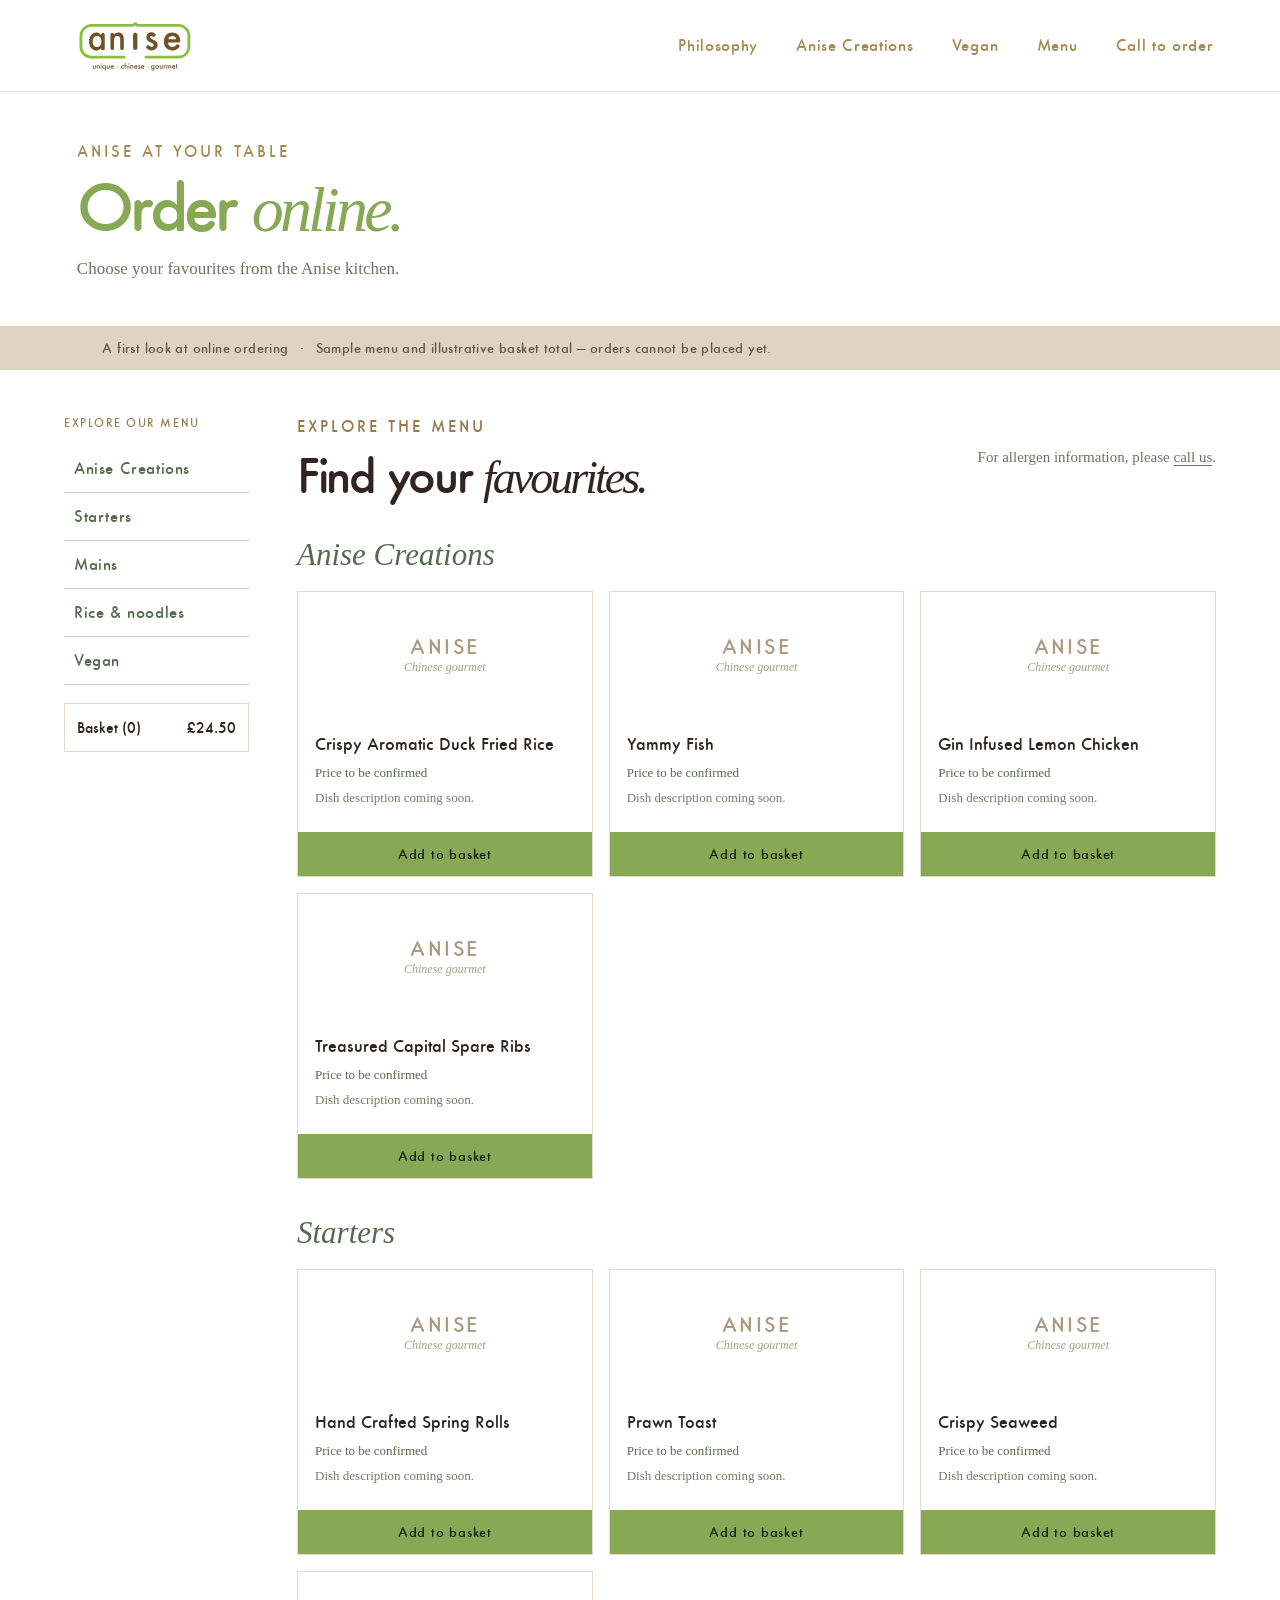
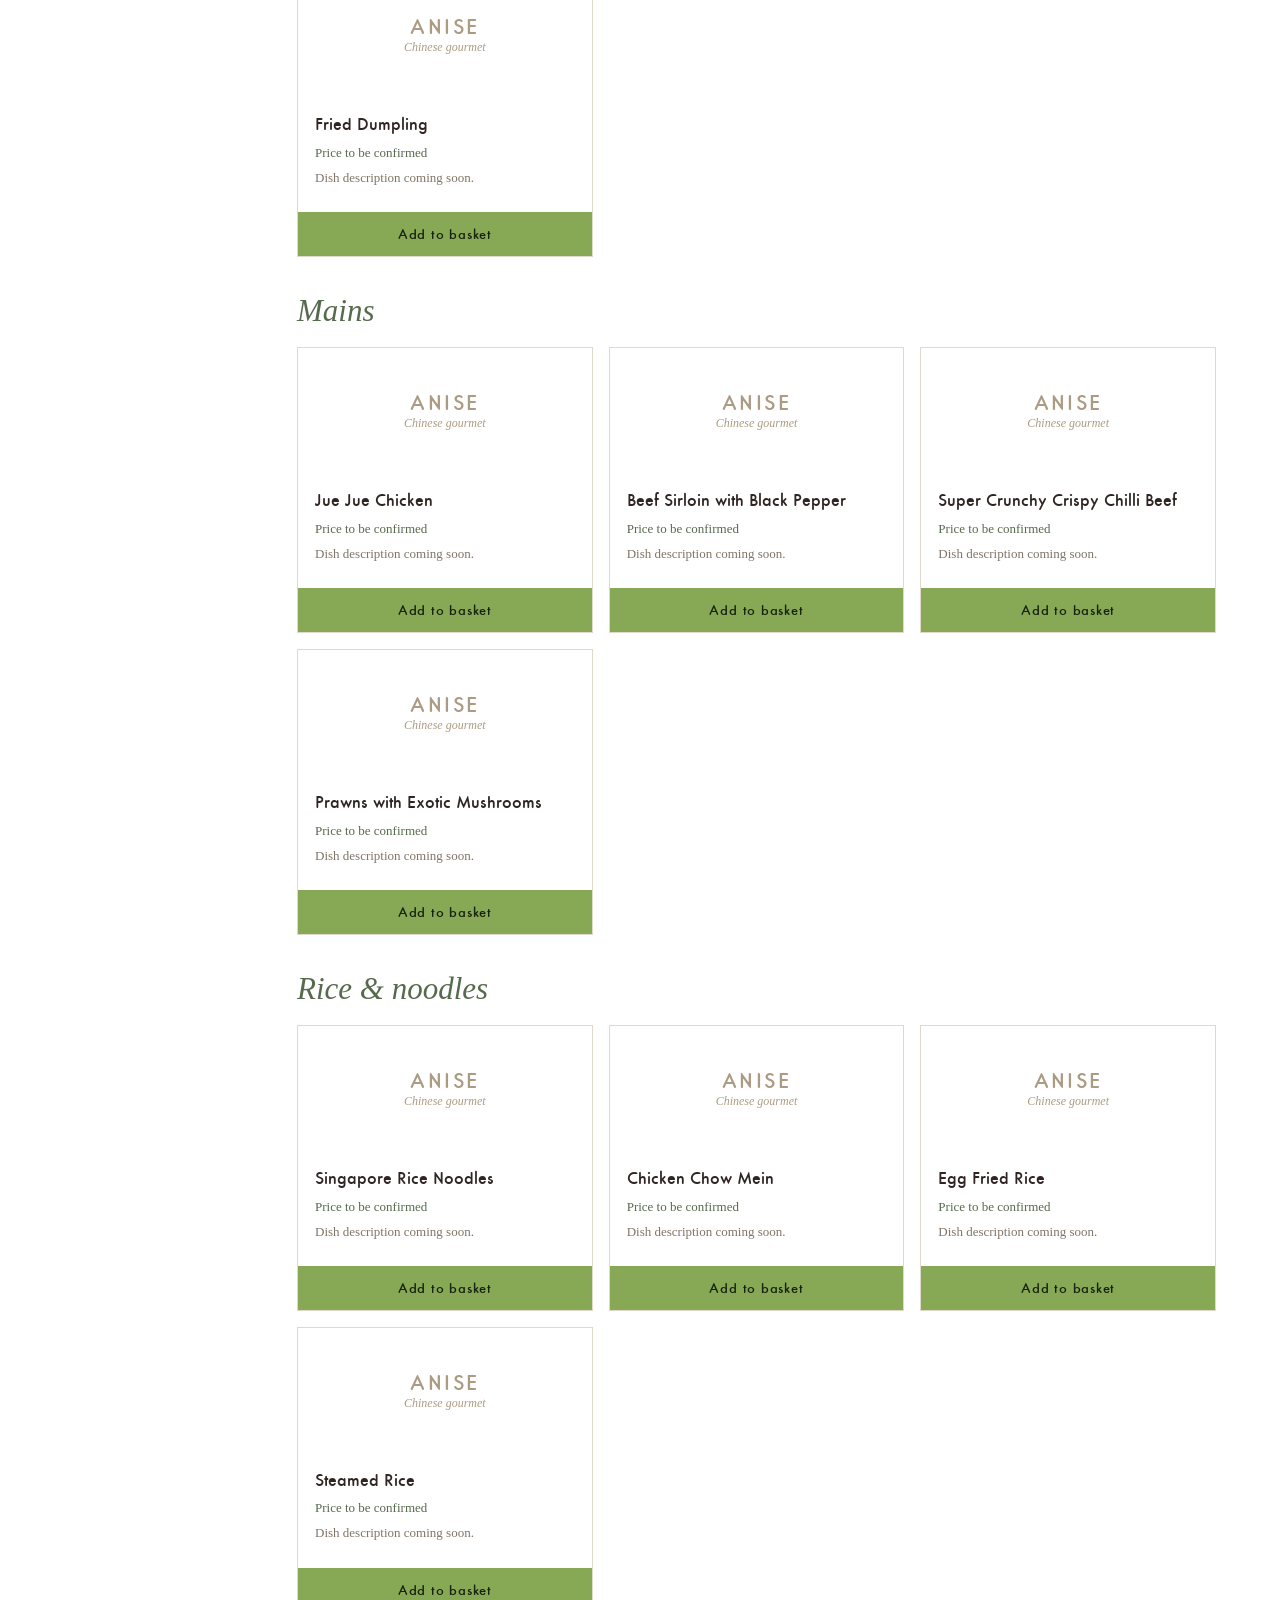
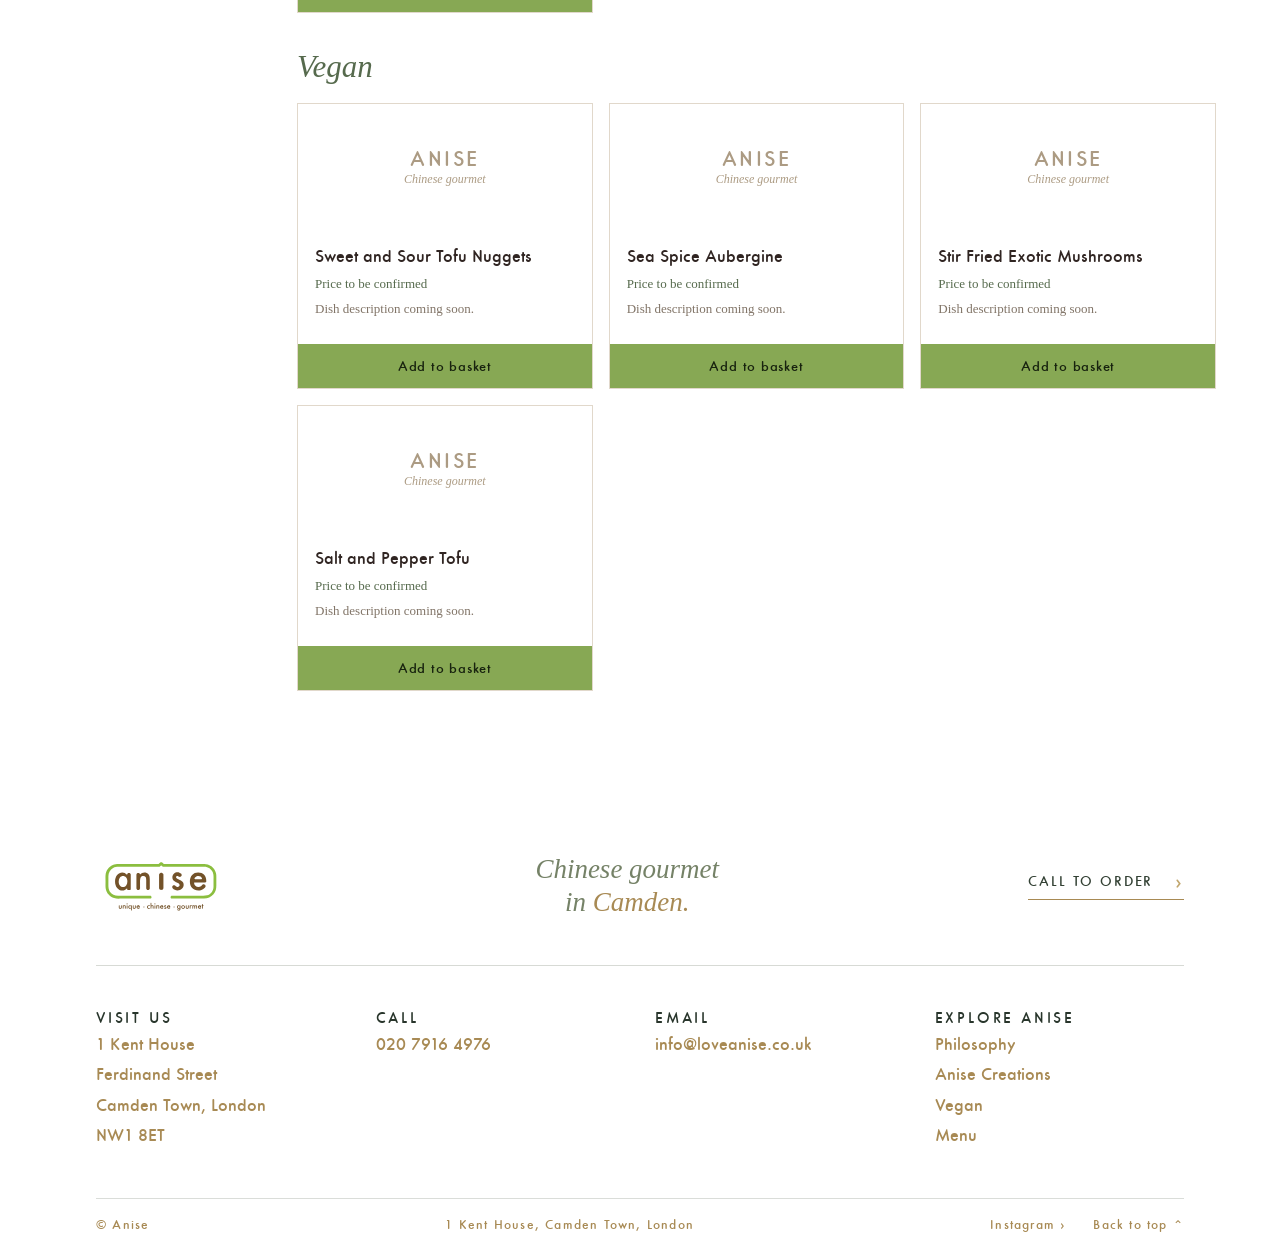
<file: order-mockup.html>
<!doctype html>
<html lang="en"><head><meta charset="utf-8"><meta name="viewport" content="width=device-width, initial-scale=1"><meta name="robots" content="noindex"><title>Order online | Anise — mockup</title><link rel="stylesheet" href="styles.css"><link rel="stylesheet" href="order-mockup.css"></head>
<body><a class="skip-link" href="#main-content">Skip to content</a>
<header class="site-header"><a class="brand" href="index.html" aria-label="Anise home"><img src="public/images/anise-logo.svg?v=safari20261105" alt="Anise"></a><button class="menu-toggle" aria-expanded="false" aria-controls="site-nav" aria-label="Open menu"><span></span><span></span><span class="sr-only">Toggle menu</span></button><nav id="site-nav" class="site-nav" aria-label="Main navigation"><a href="philosophy.html">Philosophy</a><a href="creations.html">Anise Creations</a><a href="vegan.html">Vegan</a><a href="menu.html" aria-current="page">Menu</a><a href="tel:+442079164976">Call to order</a></nav></header><main id="main-content"><section class="order-intro"><p class="eyebrow">Anise at your table</p><h1>Order <em>online.</em></h1><p>Choose your favourites from the Anise kitchen.</p></section>
<div class="mockup-notice">A first look at online ordering <span>·</span> Sample menu and illustrative basket total — orders cannot be placed yet.</div>
<div class="order-layout"><nav class="category-nav" aria-label="Order categories"><span>Explore our menu</span><a href="#creations">Anise Creations</a><a href="#starters">Starters</a><a href="#mains">Mains</a><a href="#sides">Rice &amp; noodles</a><a href="#vegan">Vegan</a><button class="basket-trigger" type="button" aria-haspopup="dialog">Basket <span class="basket-trigger-count">(0)</span> <strong>£24.50</strong></button></nav><div class="menu-area"><div class="menu-top"><div><p class="eyebrow">Explore the menu</p><h2>Find your <em>favourites.</em></h2></div><p>For allergen information, please <a href="tel:+442079164976">call us</a>.</p></div>
<div id="dish-list"></div></div><dialog class="basket-dialog" aria-labelledby="basket-title"><aside class="basket"><form method="dialog" class="basket-close-form"><button class="basket-close" aria-label="Close basket">×</button></form><p class="eyebrow">Your order</p><div class="basket-heading"><h2 id="basket-title">Your <em>basket.</em></h2><span id="count">0 items</span></div><div class="fulfilment" aria-label="Order type"><button class="selected" type="button" aria-pressed="true">Collection</button><button type="button" aria-pressed="false">Delivery</button></div><p class="basket-note" id="fulfilment-note">Collection details will be confirmed when ordering is available.</p><div id="basket-items" aria-live="polite"><div class="empty"><span aria-hidden="true">✳</span><p>Your table awaits.</p><small>Add a dish to start your basket.</small></div></div><div class="basket-bottom"><div><span>Subtotal</span><span>—</span></div><p>Prices and availability to be confirmed.</p><button type="button" disabled>Continue to checkout <span>›</span></button><small>Online ordering is coming soon.</small></div></aside></dialog></div></main>
<footer class="site-footer" id="contact"><div class="footer-top"><a class="footer-brand" href="index.html"><img src="public/images/anise-logo.svg?v=safari20261105" alt="Anise"></a><p class="footer-signoff">Chinese gourmet<br>in <em>Camden.</em></p><a class="footer-book" href="tel:+442079164976">Call to order <span aria-hidden="true">›</span></a></div><div class="footer-columns"><div><span class="eyebrow">Visit us</span><p><a href="https://www.google.com/maps/place/Anise/@51.543542,-0.1493365,17z/data=!4m14!1m7!3m6!1s0x48761ae457307899:0x97aa465f1cd230d9!2sKent+House!8m2!3d51.543542!4d-0.1493365!16s%2Fg%2F11hcdwcnl1!3m5!1s0x48761ae45a07d761:0x535e19f537a3840d!8m2!3d51.5434592!4d-0.1492259!16s%2Fg%2F11b807b5xr?entry=ttu&amp;g_ep=EgoyMDI2MTAyMC4wIKXMDSoASAFQAw%3D%3D">1 Kent House<br>Ferdinand Street<br>Camden Town, London<br>NW1 8ET</a></p></div><div><span class="eyebrow">Call</span><p><a href="tel:+442079164976">020 7916 4976</a></p></div><div><span class="eyebrow">Email</span><p><a href="mailto:info@loveanise.co.uk">info@loveanise.co.uk</a></p></div><div><span class="eyebrow">Explore Anise</span><p><a href="philosophy.html">Philosophy</a><br><a href="creations.html">Anise Creations</a><br><a href="vegan.html">Vegan</a><br><a href="menu.html">Menu</a></p></div></div><div class="footer-bottom"><span>© Anise</span><span>1 Kent House, Camden Town, London</span><div><a href="https://www.instagram.com/">Instagram ›</a><a href="#main-content">Back to top ⌃</a></div></div></footer><dialog class="dish-dialog" aria-labelledby="dialog-title"><form method="dialog" class="dialog-close-form"><button class="dialog-close" aria-label="Close dish details">×</button></form><div class="dialog-image" role="img" aria-label="Dish image placeholder"><span>ANISE</span><small>Dish image coming soon</small></div><form id="dish-form" class="dialog-content"><p class="eyebrow" id="dialog-category"></p><h2 id="dialog-title"></h2><p class="dialog-description">Dish description coming soon.</p><p class="dialog-price">Price to be confirmed</p><div class="dialog-fields"><label for="dish-quantity">Quantity</label><input id="dish-quantity" type="number" min="1" max="99" value="1" required><label for="dish-notes">Special instructions <span>(optional)</span></label><textarea id="dish-notes" rows="3" maxlength="500" placeholder="Add a note for the kitchen"></textarea></div><button class="dialog-add" type="submit">Add to basket <span>›</span></button></form></dialog><script src="order-mockup.js"></script><script>const toggle=document.querySelector('.menu-toggle'),nav=document.querySelector('.site-nav');toggle.addEventListener('click',()=>{const open=toggle.getAttribute('aria-expanded')==='true';toggle.setAttribute('aria-expanded',String(!open));nav.classList.toggle('is-open',!open);toggle.setAttribute('aria-label',open?'Open menu':'Close menu');document.body.classList.toggle('menu-open',!open)});document.addEventListener('keydown',e=>{if(e.key==='Escape'&&toggle.getAttribute('aria-expanded')==='true'){toggle.click();toggle.focus()}});nav.querySelectorAll('a').forEach(link=>link.addEventListener('click',()=>{toggle.setAttribute('aria-expanded','false');toggle.setAttribute('aria-label','Open menu');nav.classList.remove('is-open');document.body.classList.remove('menu-open')}));</script></body></html>
</file>
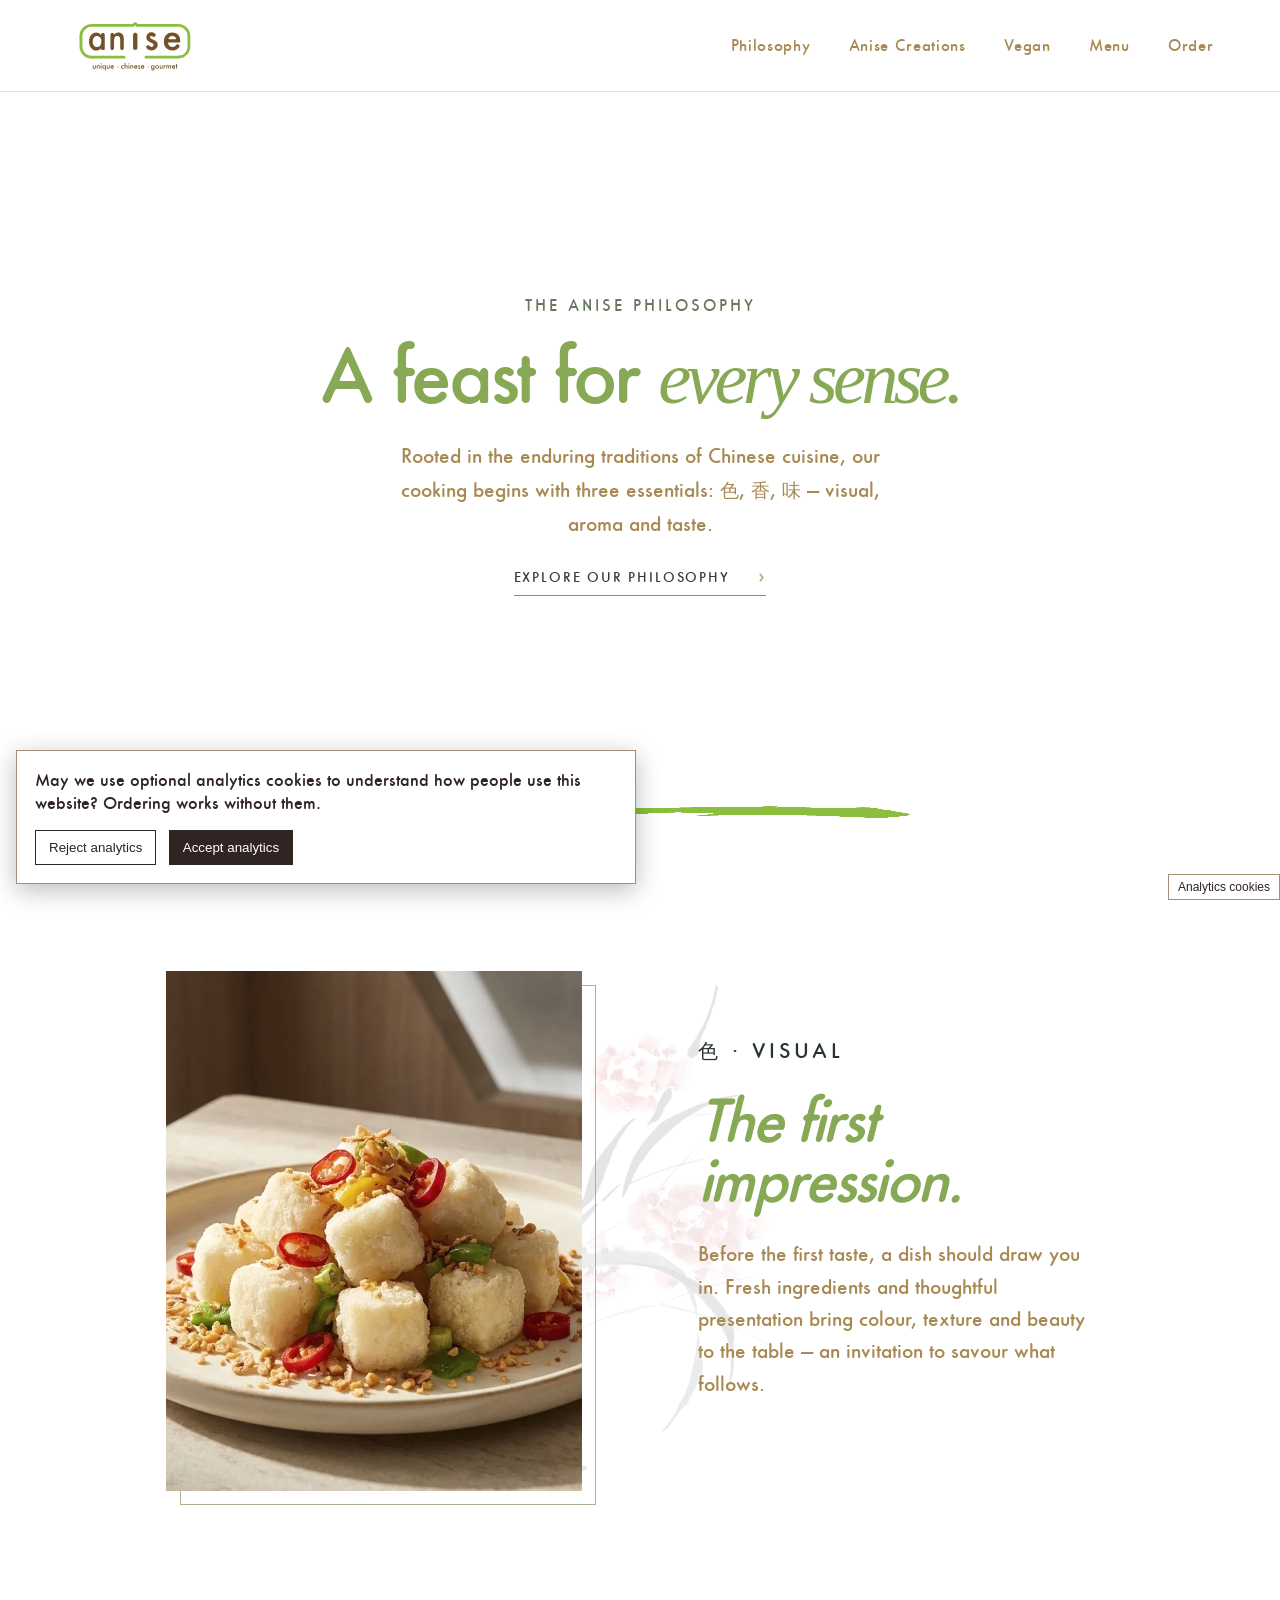
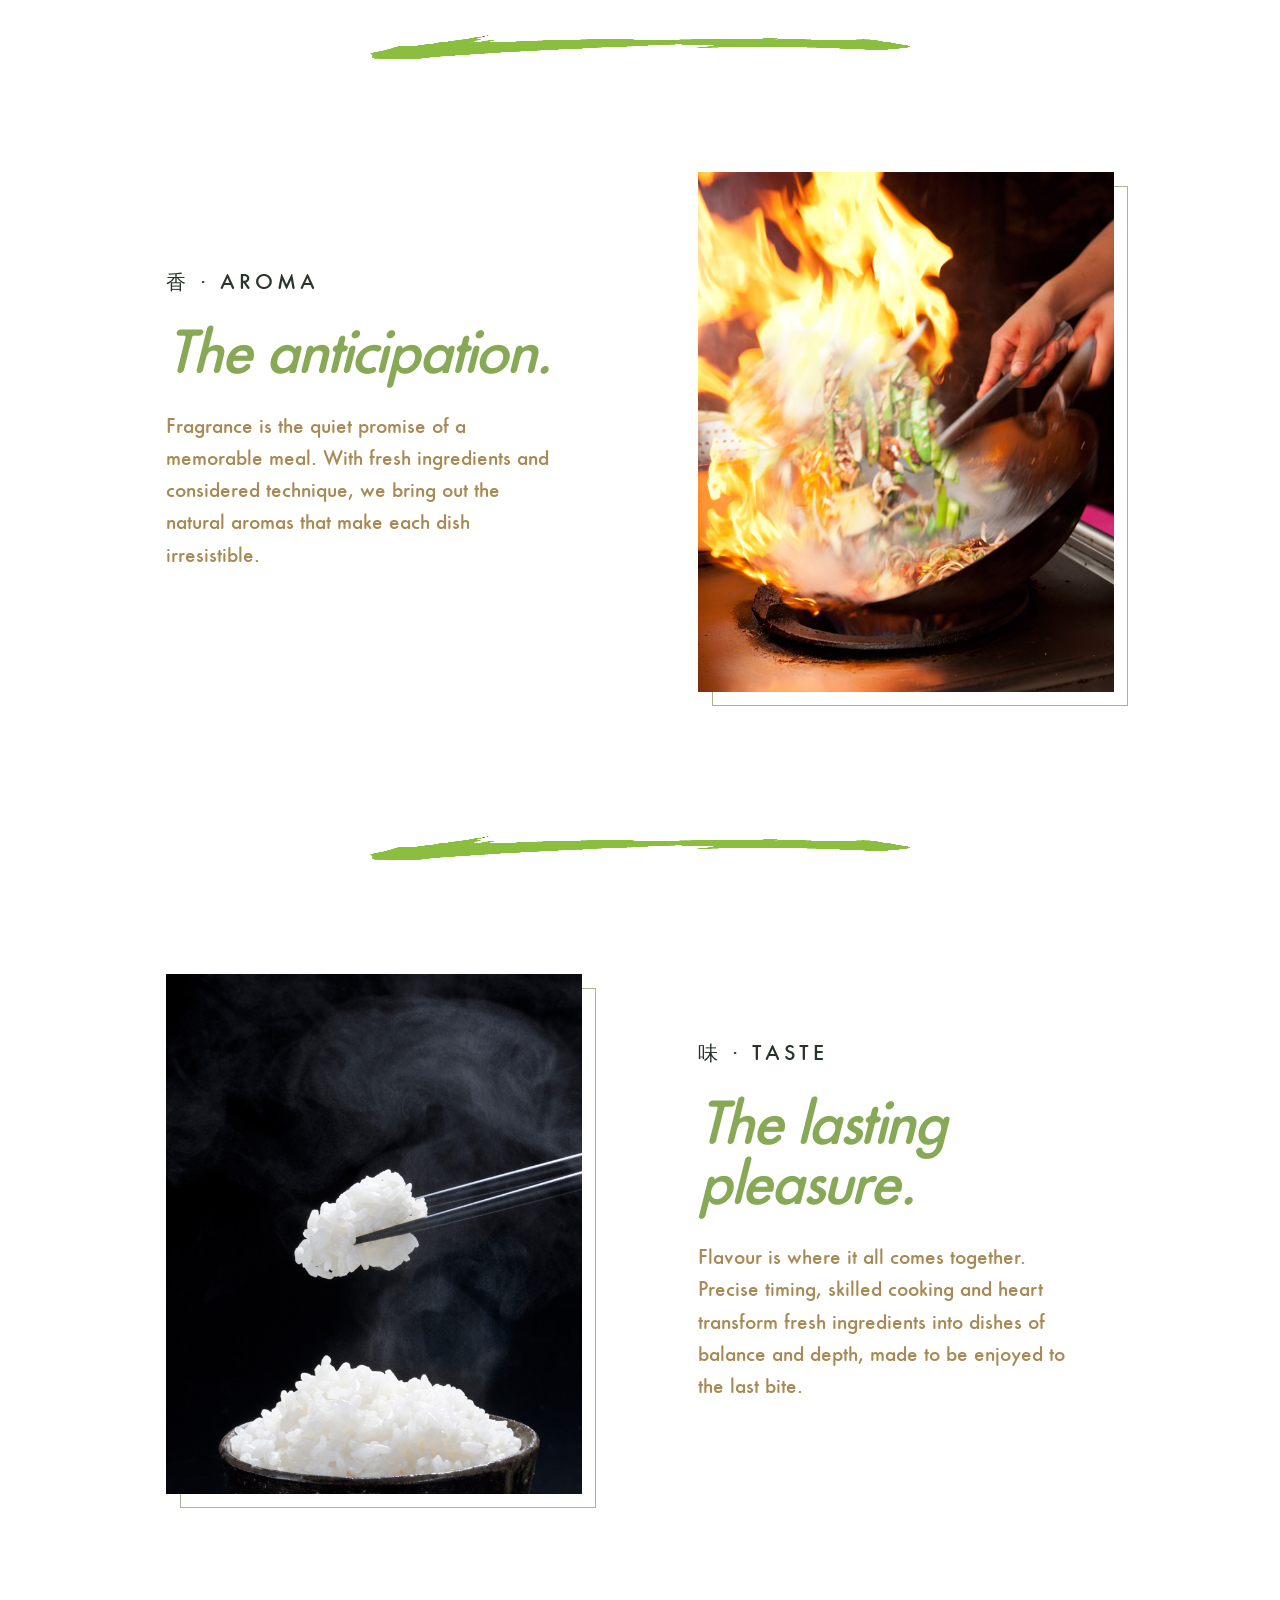
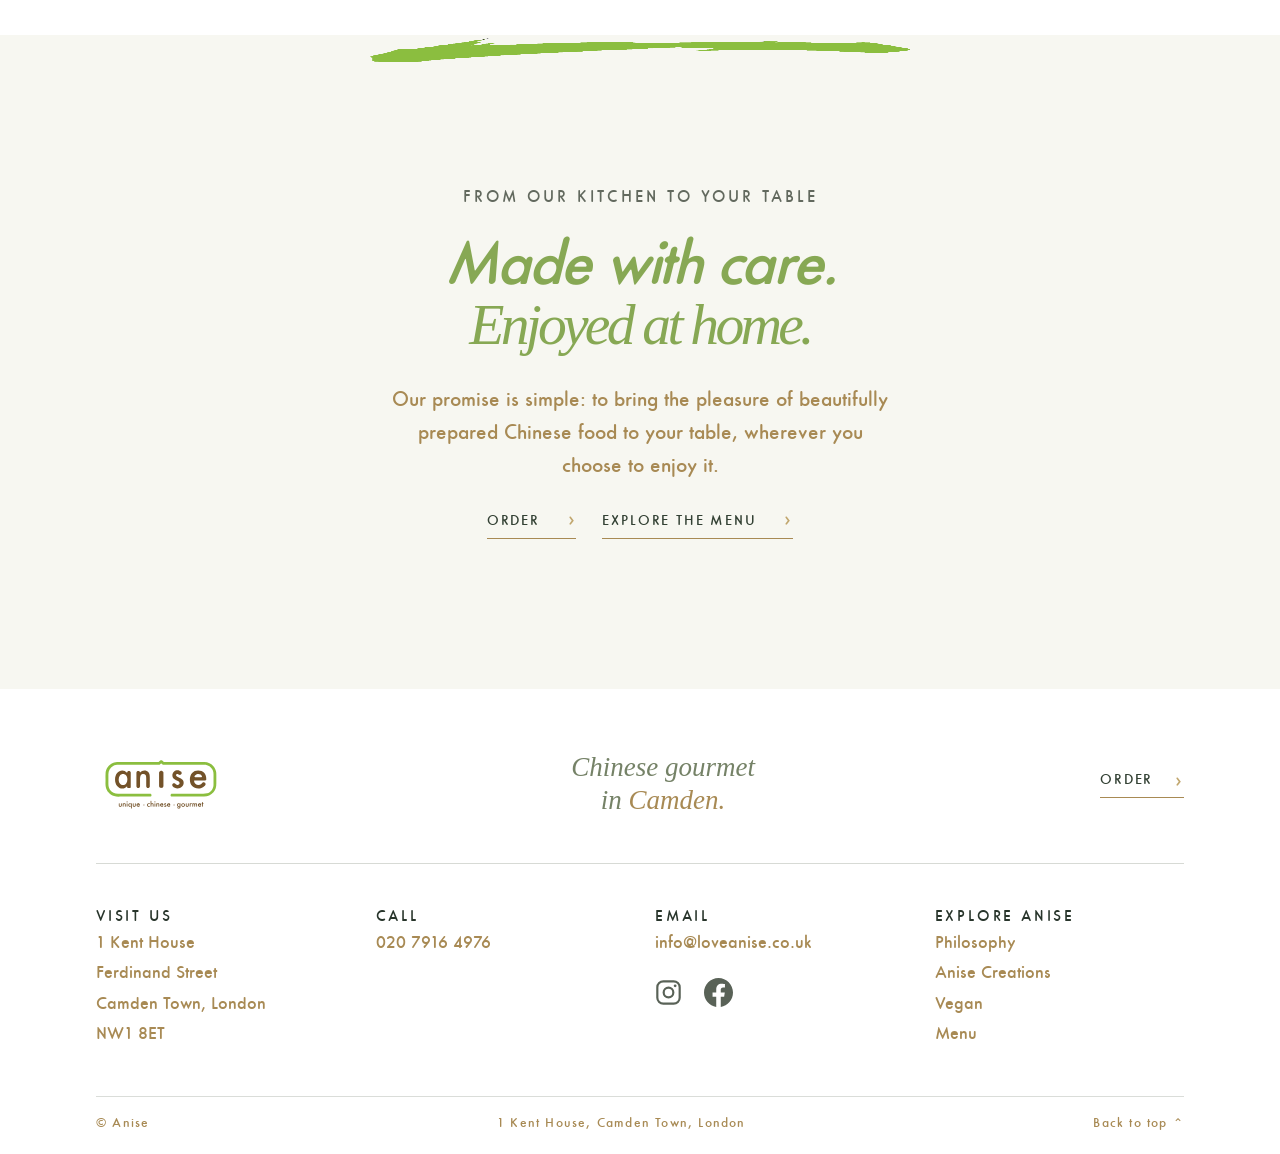
<file: philosophy.html>
<!doctype html><html lang="en"><head><meta charset="utf-8"><meta name="viewport" content="width=device-width, initial-scale=1"><meta name="theme-color" content="#f4f1e9"><title>Our Philosophy | Anise Chinese Gourmet, Camden</title><meta name="description" content="Discover Anise in Camden: Chinese cooking guided by visual appeal, aroma and taste."><link rel="canonical" href="https://www.loveanise.co.uk/philosophy"><meta property="og:type" content="website"><meta property="og:title" content="Our Philosophy | Anise Camden"><meta property="og:description" content="Discover the visual, aroma and taste behind Anise Chinese cooking."><meta property="og:url" content="https://www.loveanise.co.uk/philosophy"><meta property="og:image" content="https://www.loveanise.co.uk/public/images/tofu-visual.webp"><meta name="twitter:card" content="summary_large_image"><link rel="stylesheet" href="styles.css?v=footer-social2"><link rel="preconnect" href="https://images.unsplash.com"><link rel="stylesheet" href="analytics.css?v=1"></head><body>
  <a class="skip-link" href="#main-content">Skip to content</a>
  <header class="site-header"><a class="brand" href="/" aria-label="Anise home"><img src="public/images/anise-logo.svg?v=safari20261105" alt="Anise"></a><button class="menu-toggle" aria-expanded="false" aria-controls="site-nav" aria-label="Open menu"><span></span><span></span><span class="sr-only">Toggle menu</span></button><nav id="site-nav" class="site-nav" aria-label="Main navigation"><a href="philosophy" aria-current="page">Philosophy</a><a href="creations">Anise Creations</a><a href="vegan">Vegan</a><a href="menu">Menu</a><a href="order">Order</a></nav></header>
  <main id="main-content" class="philosophy-page">
    <section class="hero philosophy-hero" aria-labelledby="page-title"><div class="hero-copy"><p class="eyebrow">The Anise philosophy</p><h1 id="page-title">A feast for <em>every sense.</em></h1><p class="hero-intro">Rooted in the enduring traditions of Chinese cuisine, our cooking begins with three essentials: 色, 香, 味 — visual, aroma and taste.</p><a class="text-link" href="#visual">Explore our philosophy <span aria-hidden="true">›</span></a></div></section>
    <section class="food-section philosophy-section" data-plum-start id="visual"><div class="food-image"><img src="public/images/tofu-visual.webp" alt="Crisp tofu topped with sliced chillies and spring onions" loading="lazy"></div><div class="food-panel"><p class="eyebrow">色 · Visual</p><h2>The first impression.</h2><p>Before the first taste, a dish should draw you in. Fresh ingredients and thoughtful presentation bring colour, texture and beauty to the table — an invitation to savour what follows.</p></div></section>
    <section class="experience-section"><div class="experience-image"><img src="public/images/wok-aroma.jpg" alt="A cook tossing vegetables in a flaming wok" loading="lazy"></div><div class="experience-copy"><p class="eyebrow">香 · Aroma</p><h2>The anticipation.</h2><p>Fragrance is the quiet promise of a memorable meal. With fresh ingredients and considered technique, we bring out the natural aromas that make each dish irresistible.</p></div></section>
    <section class="experience-section vegan-section" data-plum-stop><div class="experience-image"><img src="public/images/rice-taste.jpg" alt="Chopsticks lifting steaming white rice from a bowl" loading="lazy"></div><div class="experience-copy"><p class="eyebrow">味 · Taste</p><h2>The lasting pleasure.</h2><p>Flavour is where it all comes together. Precise timing, skilled cooking and heart transform fresh ingredients into dishes of balance and depth, made to be enjoyed to the last bite.</p></div></section>
    <section class="philosophy-closing"><p class="eyebrow">From our kitchen to your table</p><h2>Made with care.<br><em>Enjoyed at home.</em></h2><p>Our promise is simple: to bring the pleasure of beautifully prepared Chinese food to your table, wherever you choose to enjoy it.</p><div class="hero-actions"><a class="text-link" href="order">Order <span aria-hidden="true">›</span></a><a class="text-link" href="menu">Explore the menu <span aria-hidden="true">›</span></a></div></section>
  </main>
  <footer class="site-footer" id="contact"><div class="footer-top"><a class="footer-brand" href="/"><img src="public/images/anise-logo.svg?v=safari20261105" alt="Anise"></a><p class="footer-signoff">Chinese gourmet<br>in <em>Camden.</em></p><a class="footer-book" href="order">Order <span aria-hidden="true">›</span></a></div><div class="footer-columns"><div><span class="eyebrow">Visit us</span><p><a href="https://www.google.com/maps/place/Anise/@51.543542,-0.1493365,17z/data=!4m14!1m7!3m6!1s0x48761ae457307899:0x97aa465f1cd230d9!2sKent+House!8m2!3d51.543542!4d-0.1493365!16s%2Fg%2F11hcdwcnl1!3m5!1s0x48761ae45a07d761:0x535e19f537a3840d!8m2!3d51.5434592!4d-0.1492259!16s%2Fg%2F11b807b5xr?entry=ttu&amp;g_ep=EgoyMDI2MTAyMC4wIKXMDSoASAFQAw%3D%3D">1 Kent House<br>Ferdinand Street<br>Camden Town, London<br>NW1 8ET</a></p></div><div><span class="eyebrow">Call</span><p><a href="tel:+442079164976">020 7916 4976</a></p></div><div><span class="eyebrow">Email</span><p><a href="mailto:info@loveanise.co.uk">info@loveanise.co.uk</a></p><nav class="footer-social" aria-label="Anise social media"><a href="https://www.instagram.com/i_love_anise/" target="_blank" rel="noopener noreferrer" aria-label="Anise on Instagram (opens in a new tab)"><svg viewBox="0 0 24 24" aria-hidden="true" focusable="false" fill="none"><rect x="2.75" y="2.75" width="18.5" height="18.5" rx="5" stroke="currentColor" stroke-width="1.8"/><circle cx="12" cy="12" r="4" stroke="currentColor" stroke-width="1.8"/><circle cx="17.5" cy="6.5" r="1.15" fill="currentColor"/></svg></a><a href="https://www.facebook.com/iloveanise" target="_blank" rel="noopener noreferrer" aria-label="Anise on Facebook (opens in a new tab)"><svg viewBox="0 0 24 24" aria-hidden="true" focusable="false"><path fill="currentColor" d="M24 12.073C24 5.405 18.627 0 12 0S0 5.405 0 12.073C0 18.1 4.388 23.09 10.125 24v-8.438H7.078v-3.489h3.047V9.412c0-3.026 1.792-4.697 4.532-4.697 1.312 0 2.686.235 2.686.235v2.968h-1.512c-1.49 0-1.956.93-1.956 1.886v2.265h3.328l-.532 3.49h-2.796V24C19.612 23.09 24 18.1 24 12.073Z"/></svg></a></nav></div><div><span class="eyebrow">Explore Anise</span><p><a href="philosophy">Philosophy</a><br><a href="creations">Anise Creations</a><br><a href="vegan">Vegan</a><br><a href="menu">Menu</a></p></div></div><div class="footer-bottom"><span>© Anise</span><span>1 Kent House, Camden Town, London</span><div><a href="#main-content">Back to top ⌃</a></div></div></footer>
  <script>const toggle=document.querySelector('.menu-toggle'),nav=document.querySelector('.site-nav');toggle.addEventListener('click',()=>{const open=toggle.getAttribute('aria-expanded')==='true';toggle.setAttribute('aria-expanded',String(!open));nav.classList.toggle('is-open',!open);toggle.setAttribute('aria-label',open?'Open menu':'Close menu');document.body.classList.toggle('menu-open',!open)});document.addEventListener('keydown',event=>{if(event.key==='Escape'&&toggle.getAttribute('aria-expanded')==='true'){toggle.click();toggle.focus()}});nav.querySelectorAll('a').forEach(link=>link.addEventListener('click',()=>{toggle.setAttribute('aria-expanded','false');toggle.setAttribute('aria-label','Open menu');nav.classList.remove('is-open');document.body.classList.remove('menu-open')}));</script>
<script src="plum-background.js?v=1"></script><script src="analytics-config.js?v=1"></script><script src="analytics.js?v=1"></script></body></html>
</file>
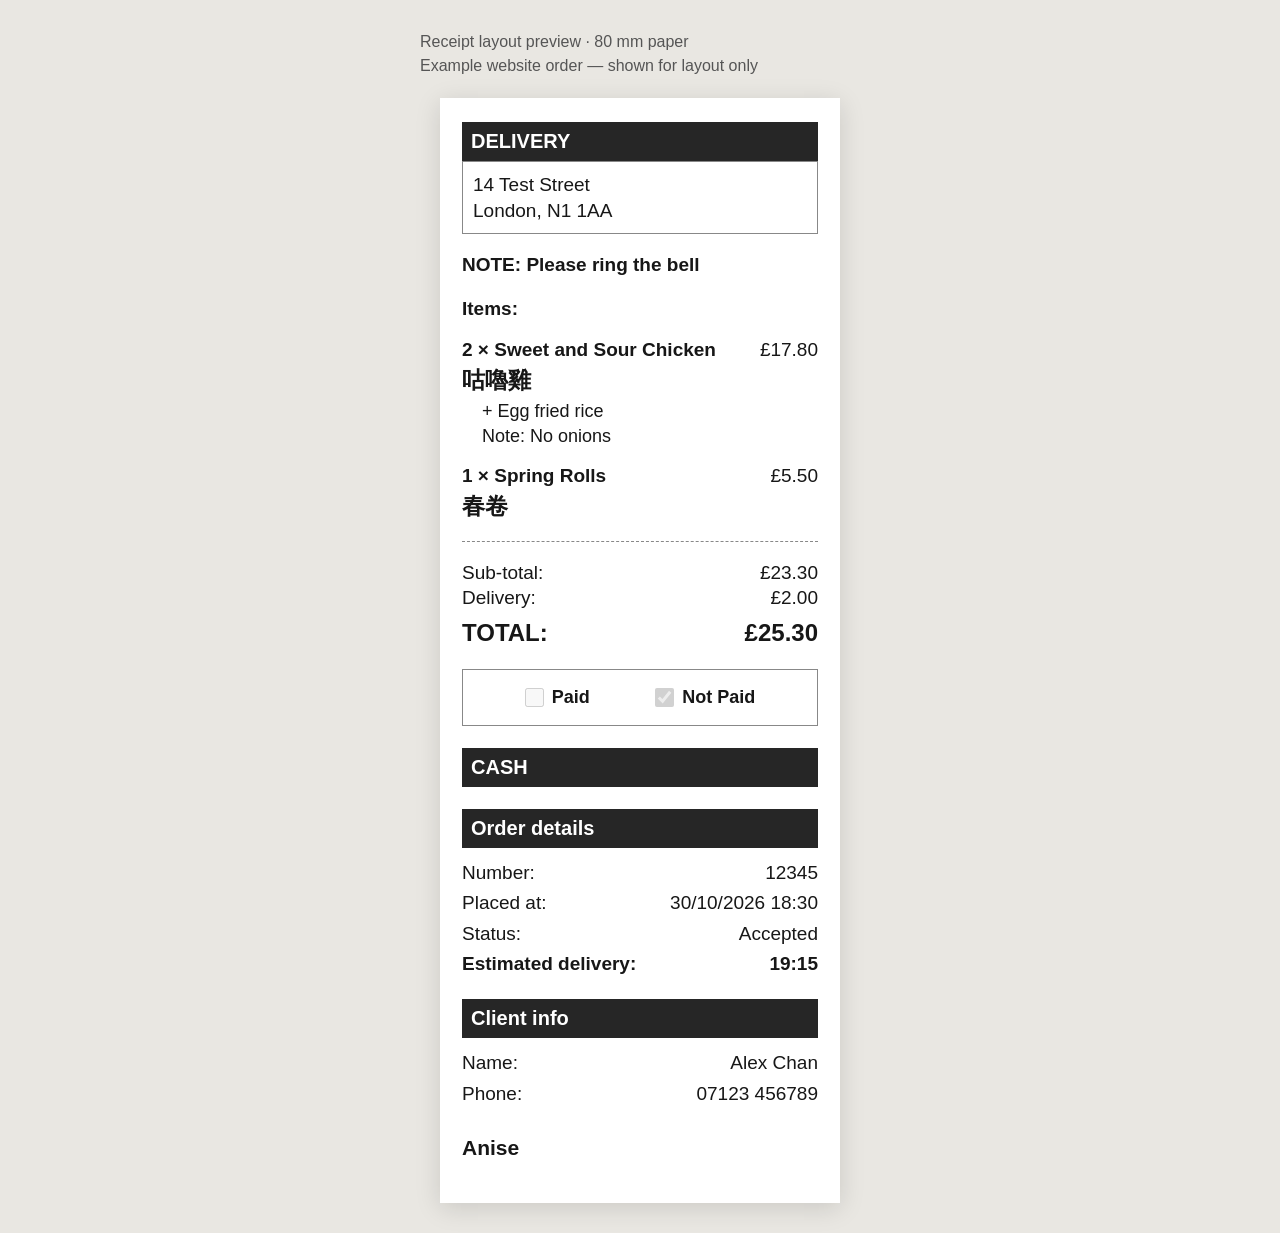
<file: receipt-layout-mockup.html>
<!doctype html><html lang="en"><meta charset="utf-8"><meta name="viewport" content="width=device-width, initial-scale=1"><title>Anise receipt mockup</title><style>*{box-sizing:border-box}body{background:#e9e7e2;margin:0;padding:30px 12px;font:16px Arial,sans-serif;color:#171717}.intro{max-width:440px;margin:0 auto 20px;color:#555;line-height:1.5}.receipt{width:min(100%,400px);margin:auto;padding:24px 22px 40px;background:#fff;box-shadow:0 5px 24px #0002;font-size:19px;line-height:1.35}.bar{background:#262626;color:white;font-size:20px;font-weight:700;padding:6px 9px;margin:22px 0 12px}.bar:first-child{margin-top:0}.address{border:1px solid #888;padding:10px;margin-top:-12px}.row{display:flex;justify-content:space-between;gap:14px}.row span:last-child{text-align:right;white-space:nowrap}.item{margin:15px 0}.chinese{font-size:23px;font-weight:700;margin:3px 0}.detail{padding-left:20px;font-size:18px}.notes{font-weight:700;margin:18px 0}.line{border-top:1px dashed #888;margin:18px 0}.total{font-size:24px;font-weight:800;margin-top:6px}.payment{display:flex;justify-content:space-evenly;gap:12px;align-items:center;border:1px solid #888;padding:15px 8px;margin:20px 0;font-size:18px;font-weight:700}.payment label{display:flex;align-items:center;gap:8px}.payment input{width:19px;height:19px;accent-color:#222;margin:0}.info .row{margin:5px 0}.footer{font-size:21px;font-weight:700;margin-top:28px}.small{font-size:17px}</style><p class="intro">Receipt layout preview · 80 mm paper<br>Example website order — shown for layout only</p><main class="receipt"><div class="bar">DELIVERY</div><div class="address">14 Test Street<br>London, N1 1AA</div><div class="notes">NOTE: Please ring the bell</div><strong>Items:</strong><div class="item"><div class="row"><strong>2 × Sweet and Sour Chicken</strong><span>£17.80</span></div><div class="chinese" lang="zh">咕嚕雞</div><div class="detail">+ Egg fried rice</div><div class="detail">Note: No onions</div></div><div class="item"><div class="row"><strong>1 × Spring Rolls</strong><span>£5.50</span></div><div class="chinese" lang="zh">春卷</div></div><div class="line"></div><div class="row"><span>Sub-total:</span><span>£23.30</span></div><div class="row"><span>Delivery:</span><span>£2.00</span></div><div class="row total"><span>TOTAL:</span><span>£25.30</span></div><div class="payment" aria-label="Payment status"><label><input type="checkbox" disabled> Paid</label><label><input type="checkbox" checked disabled> Not Paid</label></div><div class="bar">CASH</div><div class="bar">Order details</div><div class="info"><div class="row"><span>Number:</span><span>12345</span></div><div class="row"><span>Placed at:</span><span>30/10/2026 18:30</span></div><div class="row"><span>Status:</span><span>Accepted</span></div><div class="row"><strong>Estimated delivery:</strong><strong>19:15</strong></div></div><div class="bar">Client info</div><div class="info"><div class="row"><span>Name:</span><span>Alex Chan</span></div><div class="row"><span>Phone:</span><span>07123 456789</span></div></div><div class="footer">Anise</div></main></html>
</file>
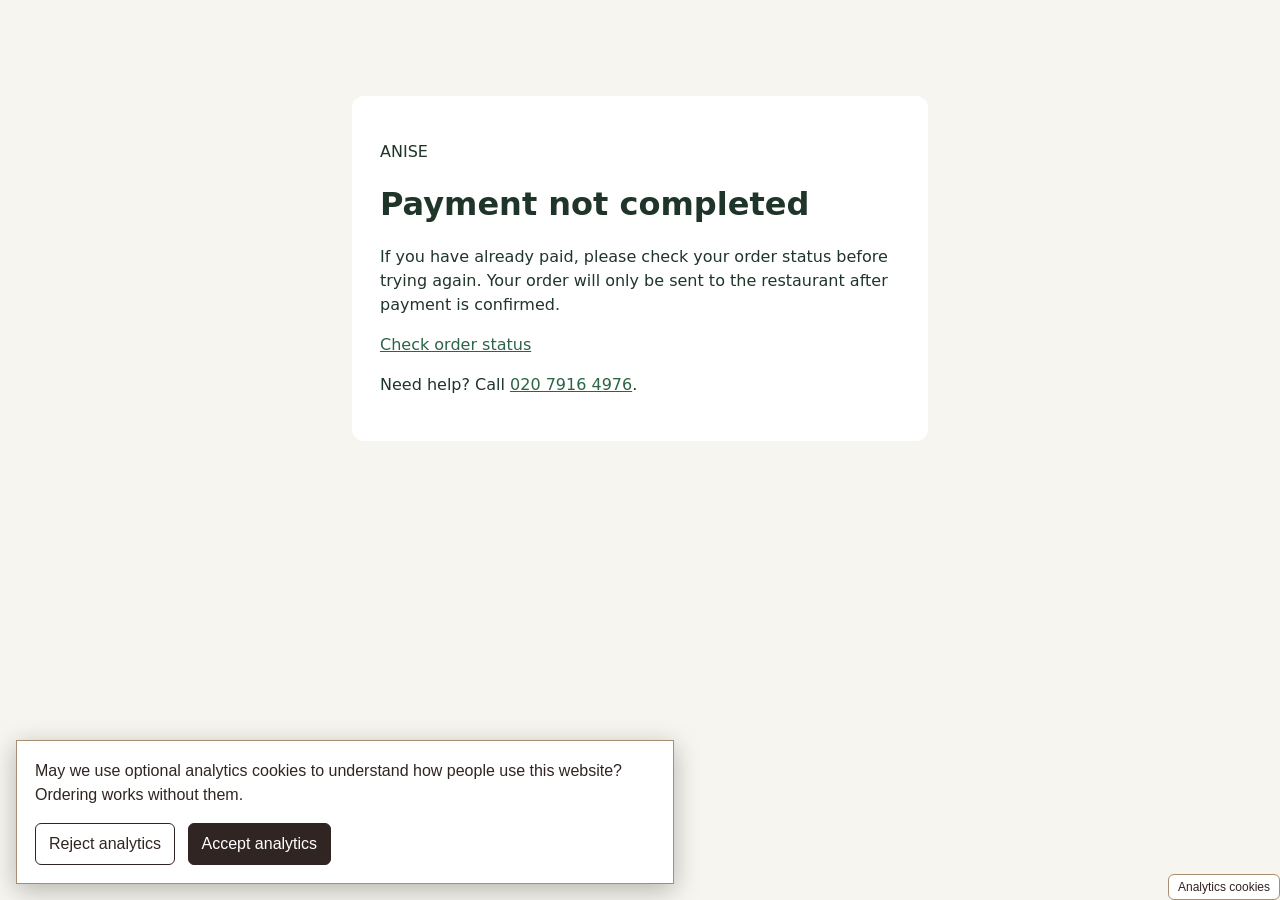
<file: stripe-cancelled.html>
<!doctype html><html lang="en"><head><meta charset="utf-8"><meta name="viewport" content="width=device-width,initial-scale=1"><meta name="referrer" content="no-referrer"><meta name="robots" content="noindex, nofollow"><title>Payment not completed | Anise</title><style>body{font:16px system-ui,sans-serif;background:#f6f5ef;color:#20352a;margin:0;padding:24px}main{max-width:520px;margin:8vh auto;background:#fff;padding:28px;border-radius:12px}p{line-height:1.5}button{padding:12px 18px;border:0;border-radius:6px;background:#2c6447;color:white;font:inherit}a{color:#2c6447}</style><link rel="stylesheet" href="analytics.css?v=1"></head><body><main><p>ANISE</p><h1>Payment not completed</h1><p id="payment-explanation">If you have already paid, please check your order status before trying again. Your order will only be sent to the restaurant after payment is confirmed.</p><p><a id="status-link" href="order-status">Check order status</a></p><button id="resume" type="button" hidden>Return to secure checkout</button><p id="message" role="status"></p><p>Need help? Call <a href="tel:+442079164976">020 7916 4976</a>.</p></main><script src="pos-environment.js"></script><script src="stripe-resume.js?v=return-payment1" defer></script><script src="analytics-config.js?v=1"></script><script src="analytics.js?v=1"></script></body></html>
</file>
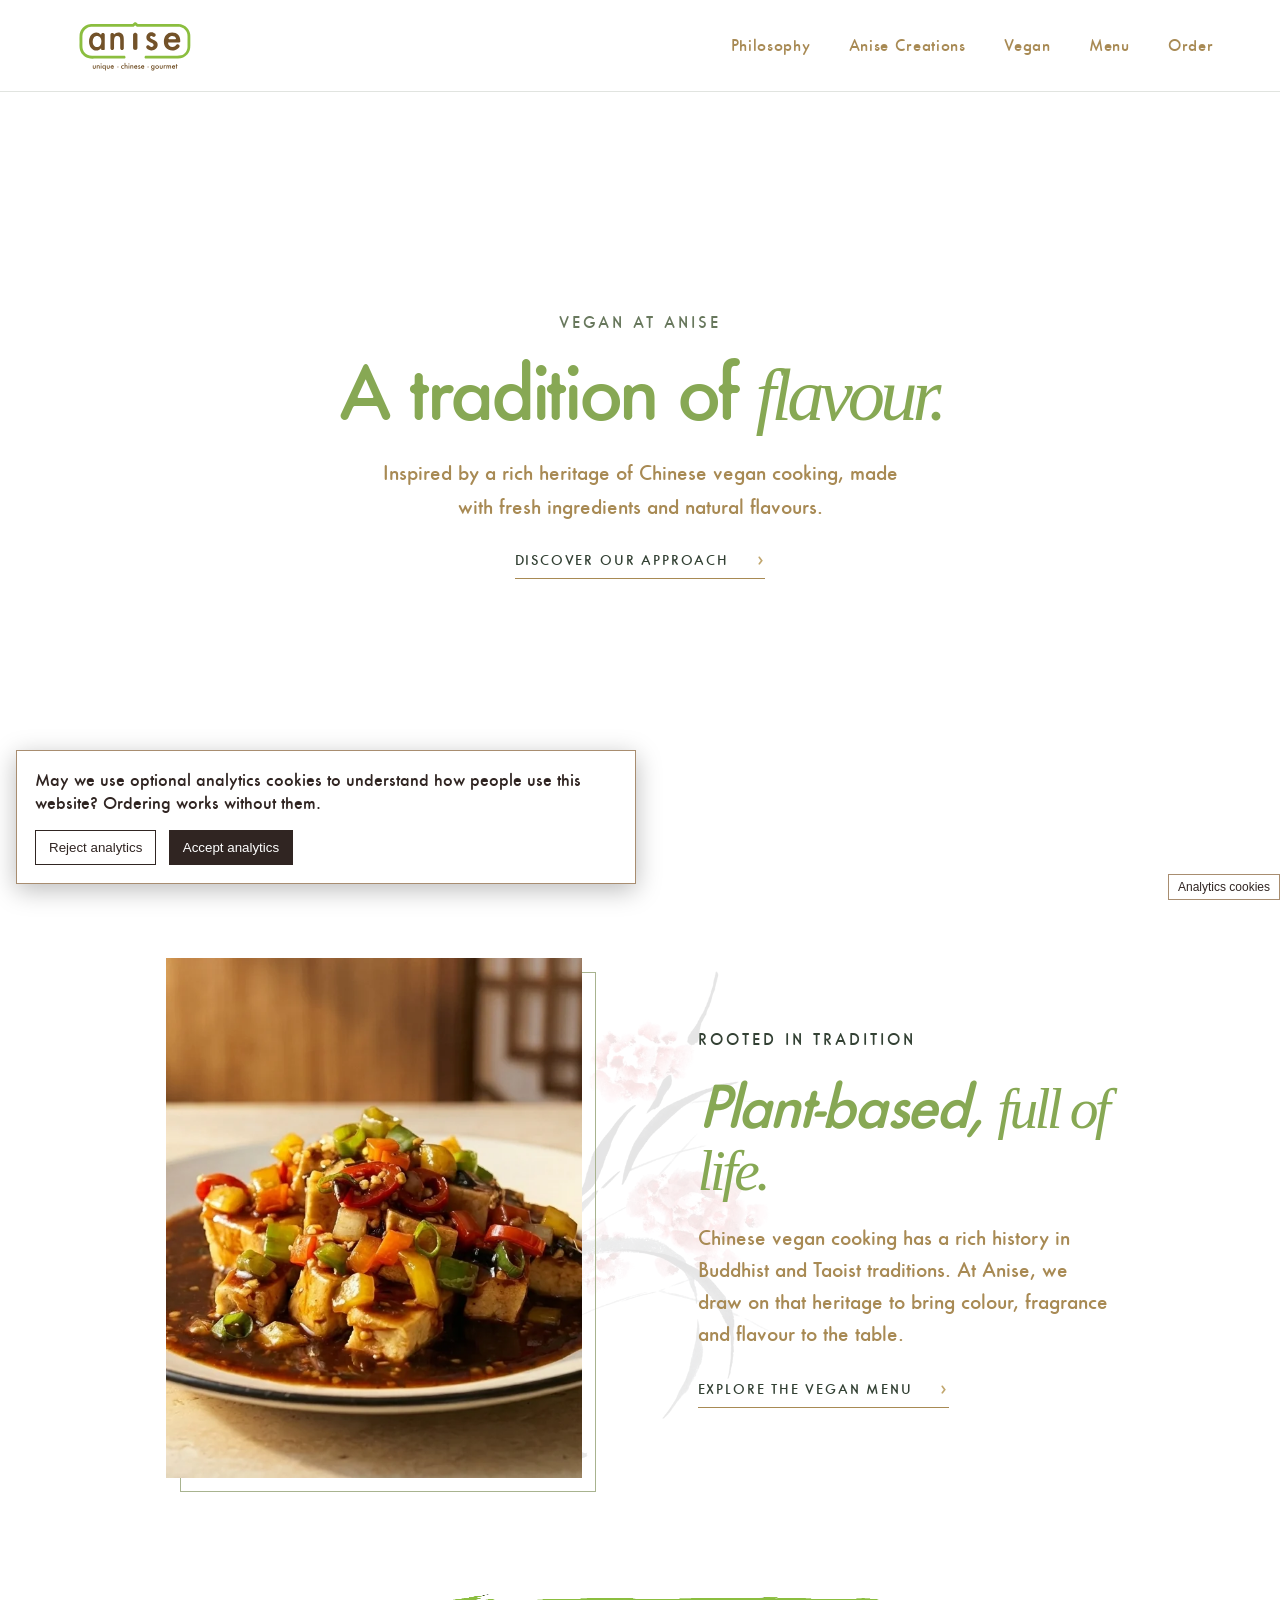
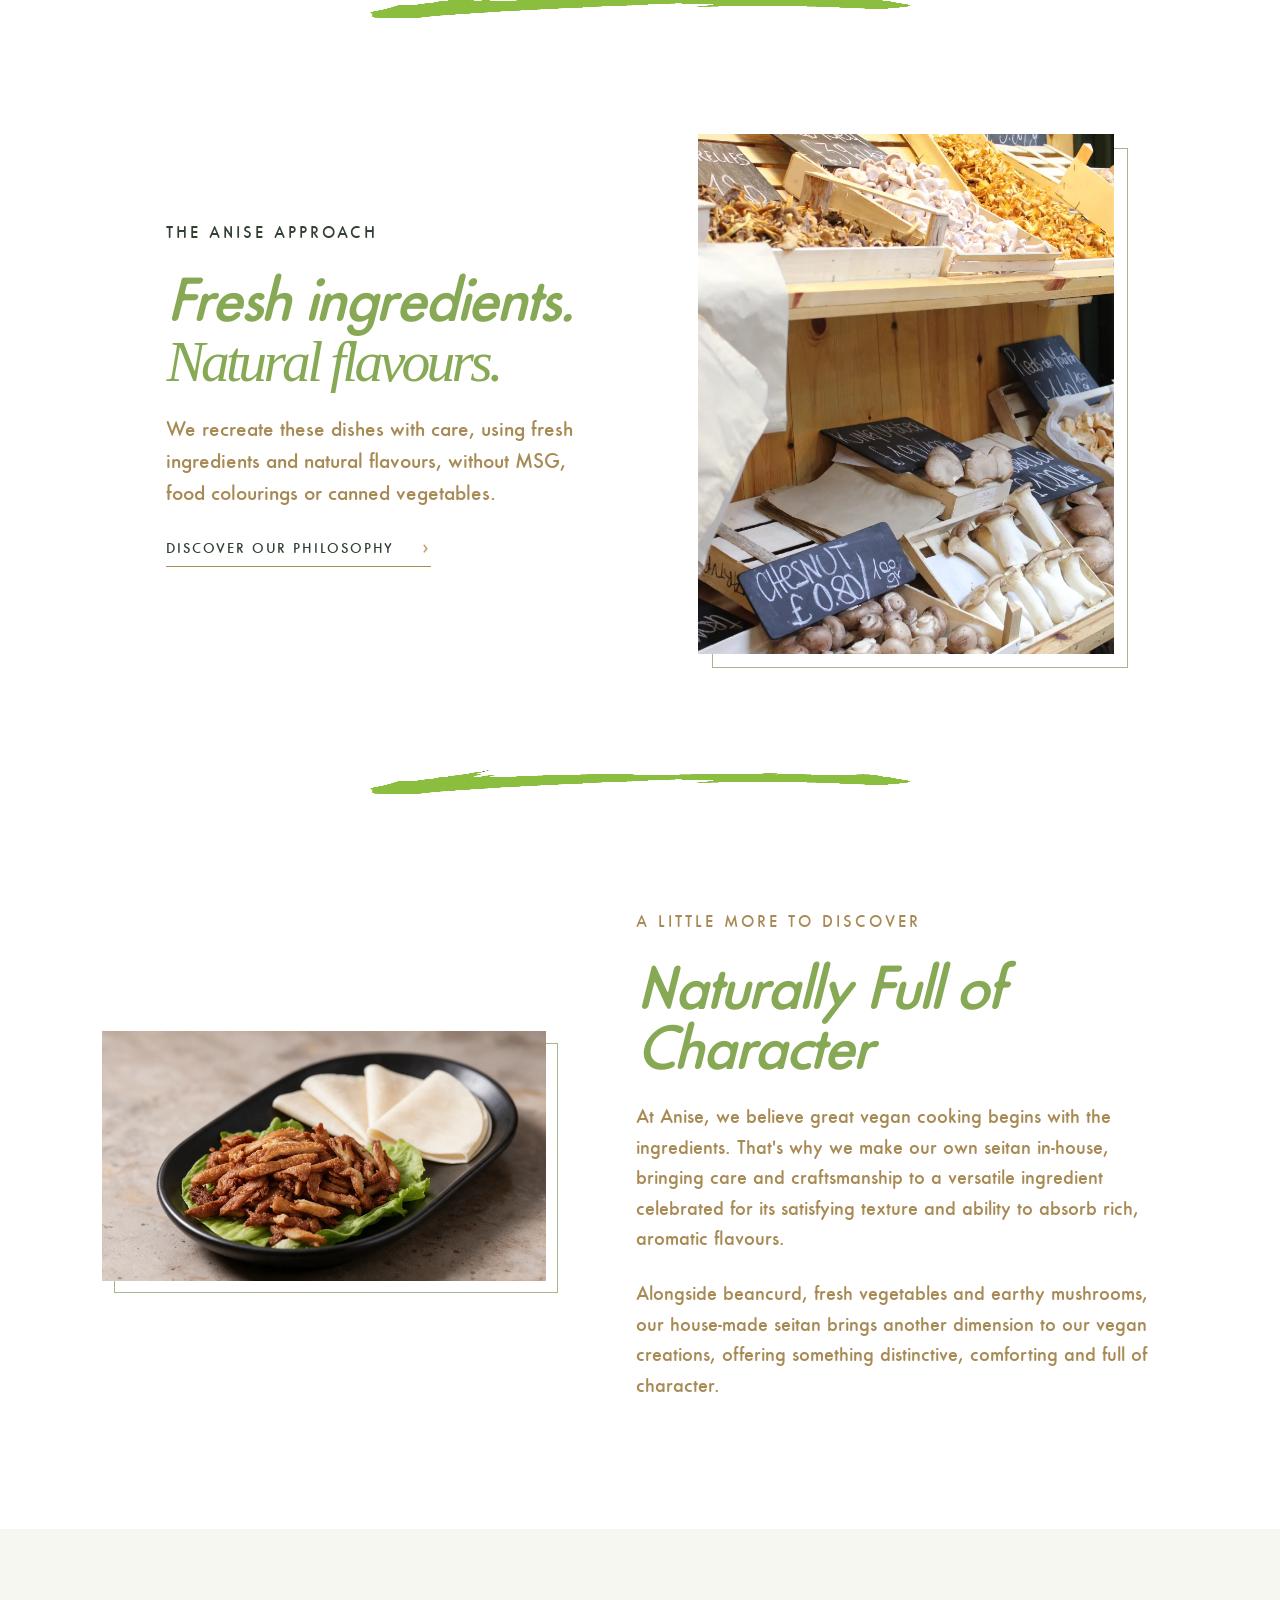
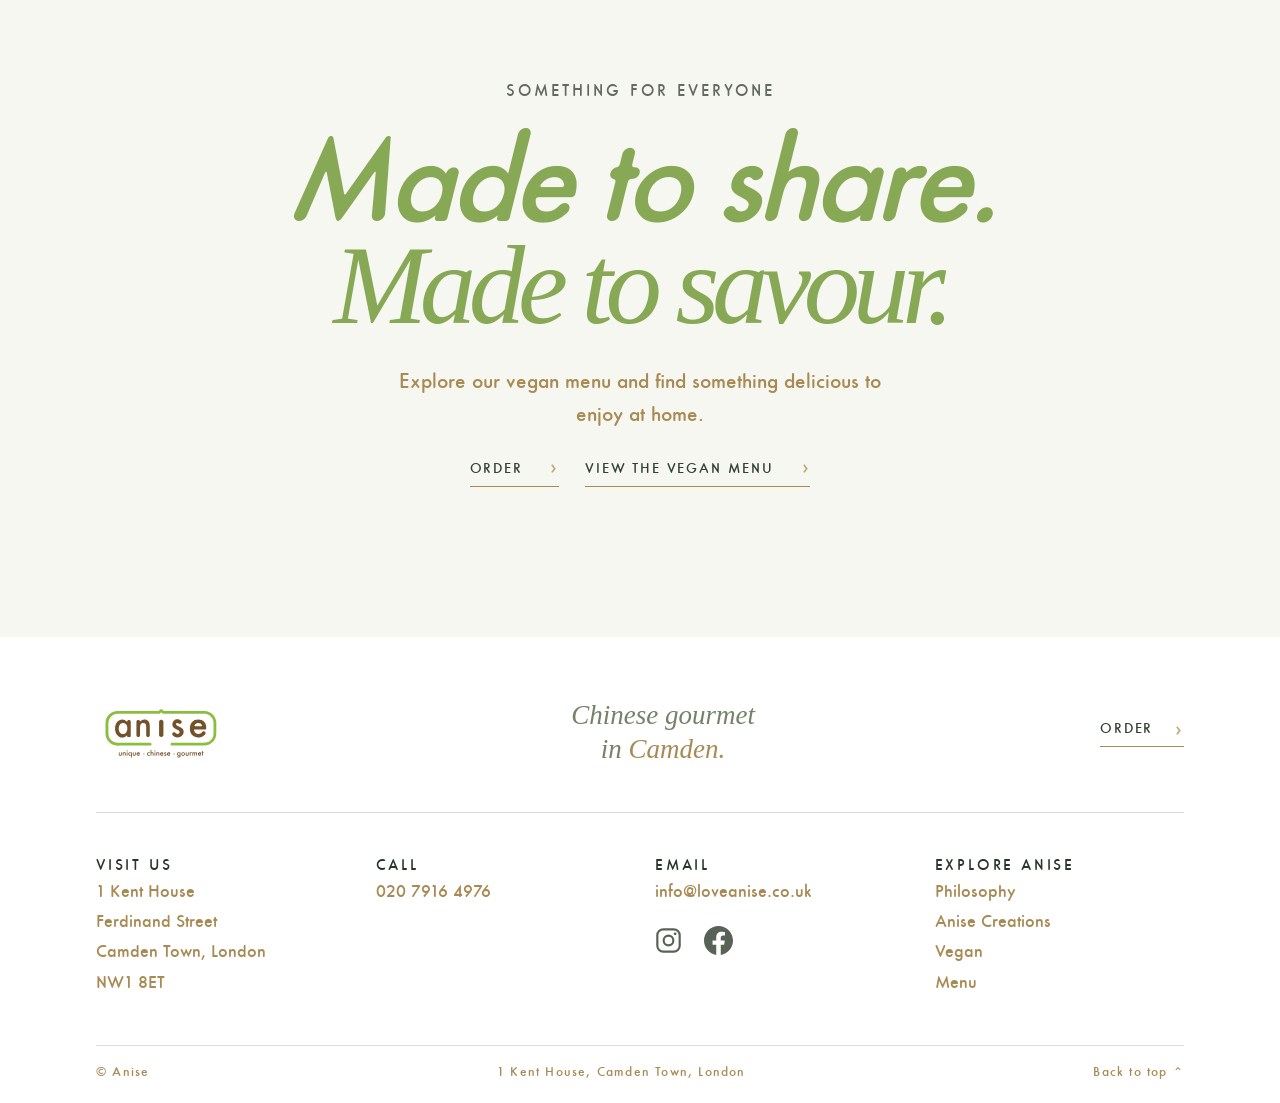
<file: vegan.html>
<!doctype html><html lang="en"><head><meta charset="utf-8"><meta name="viewport" content="width=device-width, initial-scale=1"><meta name="theme-color" content="#f4f1e9"><title>Vegan Chinese Food in Camden | Anise</title><meta name="description" content="Explore vegan Chinese dishes at Anise in Camden, including our house-made seitan, tofu and fresh vegetables."><link rel="canonical" href="https://www.loveanise.co.uk/vegan"><meta property="og:type" content="website"><meta property="og:title" content="Vegan Chinese Food | Anise Camden"><meta property="og:description" content="Explore vegan Chinese dishes and house-made seitan at Anise."><meta property="og:url" content="https://www.loveanise.co.uk/vegan"><meta property="og:image" content="https://www.loveanise.co.uk/public/images/vegan-editorial-duck.webp"><meta name="twitter:card" content="summary_large_image"><link rel="stylesheet" href="styles.css?v=vegan-editorial1"><link rel="stylesheet" href="analytics.css?v=1"></head><body>
  <a class="skip-link" href="#main-content">Skip to content</a>
  <header class="site-header"><a class="brand" href="/" aria-label="Anise home"><img src="public/images/anise-logo.svg?v=safari20261105" alt="Anise"></a><button class="menu-toggle" aria-expanded="false" aria-controls="site-nav" aria-label="Open menu"><span></span><span></span><span class="sr-only">Toggle menu</span></button><nav id="site-nav" class="site-nav" aria-label="Main navigation"><a href="philosophy">Philosophy</a><a href="creations">Anise Creations</a><a href="vegan" aria-current="page">Vegan</a><a href="menu">Menu</a><a href="order">Order</a></nav></header>
  <main id="main-content" class="vegan-page">
    <section class="hero philosophy-hero" aria-labelledby="page-title"><div class="hero-copy"><p class="eyebrow">Vegan at Anise</p><h1 id="page-title">A tradition of <em>flavour.</em></h1><p class="hero-intro">Inspired by a rich heritage of Chinese vegan cooking, made with fresh ingredients and natural flavours.</p><a class="text-link" href="#our-approach">Discover our approach <span aria-hidden="true">›</span></a></div></section>
    <section class="creation-feature" data-plum-start id="our-approach"><div class="creation-image"><img src="public/images/vegan-tofu.webp" alt="Tofu topped with peppers, chilli and spring onions in a dark sauce" loading="lazy"></div><div class="creation-copy"><p class="eyebrow">Rooted in tradition</p><h2>Plant-based, <em>full of life.</em></h2><p>Chinese vegan cooking has a rich history in Buddhist and Taoist traditions. At Anise, we draw on that heritage to bring colour, fragrance and flavour to the table.</p><a class="text-link" href="menu#vegan-menu">Explore the vegan menu <span aria-hidden="true">›</span></a></div></section>
    <section class="creation-feature creation-feature-reverse" data-plum-stop><div class="creation-image"><img src="public/images/vegan-mushrooms.webp" alt="Wooden crates of assorted fresh mushrooms at a market stall" loading="lazy"></div><div class="creation-copy"><p class="eyebrow">The Anise approach</p><h2>Fresh ingredients. <em>Natural flavours.</em></h2><p>We recreate these dishes with care, using fresh ingredients and natural flavours, without MSG, food colourings or canned vegetables.</p><a class="text-link" href="philosophy">Discover our philosophy <span aria-hidden="true">›</span></a></div></section>
    <section class="vegan-editorial"><div class="vegan-editorial-image"><img src="public/images/vegan-editorial-duck.webp" width="1577" height="890" alt="Vegan duck with pancakes and lettuce on a black platter" loading="lazy"></div><div class="vegan-editorial-copy"><p class="eyebrow">A LITTLE MORE TO DISCOVER</p><h2>Naturally Full of Character</h2><p>At Anise, we believe great vegan cooking begins with the ingredients. That&#39;s why we make our own seitan in-house, bringing care and craftsmanship to a versatile ingredient celebrated for its satisfying texture and ability to absorb rich, aromatic flavours.</p><p>Alongside beancurd, fresh vegetables and earthy mushrooms, our house-made seitan brings another dimension to our vegan creations, offering something distinctive, comforting and full of character.</p></div></section>
    <section class="philosophy-closing"><p class="eyebrow">Something for everyone</p><h2>Made to share.<br><em>Made to savour.</em></h2><p>Explore our vegan menu and find something delicious to enjoy at home.</p><div class="hero-actions"><a class="text-link" href="order">Order <span aria-hidden="true">›</span></a><a class="text-link" href="menu#vegan-menu">View the vegan menu <span aria-hidden="true">›</span></a></div></section>
  </main>
  <footer class="site-footer" id="contact"><div class="footer-top"><a class="footer-brand" href="/"><img src="public/images/anise-logo.svg?v=safari20261105" alt="Anise"></a><p class="footer-signoff">Chinese gourmet<br>in <em>Camden.</em></p><a class="footer-book" href="order">Order <span aria-hidden="true">›</span></a></div><div class="footer-columns"><div><span class="eyebrow">Visit us</span><p><a href="https://www.google.com/maps/place/Anise/@51.543542,-0.1493365,17z/data=!4m14!1m7!3m6!1s0x48761ae457307899:0x97aa465f1cd230d9!2sKent+House!8m2!3d51.543542!4d-0.1493365!16s%2Fg%2F11hcdwcnl1!3m5!1s0x48761ae45a07d761:0x535e19f537a3840d!8m2!3d51.5434592!4d-0.1492259!16s%2Fg%2F11b807b5xr?entry=ttu&amp;g_ep=EgoyMDI2MTAyMC4wIKXMDSoASAFQAw%3D%3D">1 Kent House<br>Ferdinand Street<br>Camden Town, London<br>NW1 8ET</a></p></div><div><span class="eyebrow">Call</span><p><a href="tel:+442079164976">020 7916 4976</a></p></div><div><span class="eyebrow">Email</span><p><a href="mailto:info@loveanise.co.uk">info@loveanise.co.uk</a></p><nav class="footer-social" aria-label="Anise social media"><a href="https://www.instagram.com/i_love_anise/" target="_blank" rel="noopener noreferrer" aria-label="Anise on Instagram (opens in a new tab)"><svg viewBox="0 0 24 24" aria-hidden="true" focusable="false" fill="none"><rect x="2.75" y="2.75" width="18.5" height="18.5" rx="5" stroke="currentColor" stroke-width="1.8"/><circle cx="12" cy="12" r="4" stroke="currentColor" stroke-width="1.8"/><circle cx="17.5" cy="6.5" r="1.15" fill="currentColor"/></svg></a><a href="https://www.facebook.com/iloveanise" target="_blank" rel="noopener noreferrer" aria-label="Anise on Facebook (opens in a new tab)"><svg viewBox="0 0 24 24" aria-hidden="true" focusable="false"><path fill="currentColor" d="M24 12.073C24 5.405 18.627 0 12 0S0 5.405 0 12.073C0 18.1 4.388 23.09 10.125 24v-8.438H7.078v-3.489h3.047V9.412c0-3.026 1.792-4.697 4.532-4.697 1.312 0 2.686.235 2.686.235v2.968h-1.512c-1.49 0-1.956.93-1.956 1.886v2.265h3.328l-.532 3.49h-2.796V24C19.612 23.09 24 18.1 24 12.073Z"/></svg></a></nav></div><div><span class="eyebrow">Explore Anise</span><p><a href="philosophy">Philosophy</a><br><a href="creations">Anise Creations</a><br><a href="vegan">Vegan</a><br><a href="menu">Menu</a></p></div></div><div class="footer-bottom"><span>© Anise</span><span>1 Kent House, Camden Town, London</span><div><a href="#main-content">Back to top ⌃</a></div></div></footer>
  <script>const toggle=document.querySelector('.menu-toggle'),nav=document.querySelector('.site-nav');toggle.addEventListener('click',()=>{const open=toggle.getAttribute('aria-expanded')==='true';toggle.setAttribute('aria-expanded',String(!open));nav.classList.toggle('is-open',!open);toggle.setAttribute('aria-label',open?'Open menu':'Close menu');document.body.classList.toggle('menu-open',!open)});document.addEventListener('keydown',event=>{if(event.key==='Escape'&&toggle.getAttribute('aria-expanded')==='true'){toggle.click();toggle.focus()}});nav.querySelectorAll('a').forEach(link=>link.addEventListener('click',()=>{toggle.setAttribute('aria-expanded','false');toggle.setAttribute('aria-label','Open menu');nav.classList.remove('is-open');document.body.classList.remove('menu-open')}));</script>
<script src="plum-background.js?v=1"></script><script src="analytics-config.js?v=1"></script><script src="analytics.js?v=1"></script></body></html>
</file>
<file: styles.css>
@font-face{font-family:Station;src:url('public/fonts/station-webfont.woff2') format('woff2');font-weight:100 900;font-style:normal;font-display:swap}
:root{--night:#151014;--ink:#24171e;--paper:#eee5dc;--cream:#dfd1c3;--copper:#bd9a61;--copper-light:#e4cea0;--muted:#a69a92;--line:rgba(228,206,160,.25);--serif:'Iowan Old Style',Baskerville,Georgia,serif;--sans:Station,'Arial Narrow',Arial,sans-serif;--wine:#351922;--aubergine:#271c26}
*{box-sizing:border-box}html{scroll-behavior:smooth}body{margin:0;background:var(--night);color:var(--paper);font-family:var(--sans);font-weight:400;-webkit-font-smoothing:antialiased}body.menu-open{overflow:hidden}a{color:inherit;text-decoration:none}img{display:block;width:100%;height:100%;object-fit:cover}.sr-only{position:absolute;width:1px;height:1px;padding:0;margin:-1px;overflow:hidden;clip:rect(0,0,0,0);white-space:nowrap;border:0}
.site-header{height:92px;padding:0 5.2vw;display:flex;align-items:center;justify-content:space-between;background:var(--night);position:absolute;top:0;left:0;right:0;z-index:5;border-bottom:1px solid rgba(239,237,230,.1)}.brand{width:136px;display:block;filter:brightness(0) invert(1)}.brand img,.footer-brand img{height:auto;max-height:50px;object-fit:contain}.site-nav{display:flex;align-items:center;gap:clamp(21px,3vw,49px);font-size: 15px;letter-spacing:.045em;color:#efede6}.site-nav>a:not(.nav-book){position:relative;padding:12px 0}.site-nav>a:not(.nav-book):after{content:'';height:1px;position:absolute;bottom:4px;left:0;right:100%;background:var(--copper);transition:right .25s}.site-nav>a:hover:after{right:0}.nav-book{border:1px solid var(--copper);padding:13px 17px;color:var(--copper-light);transition:background .2s,color .2s}.nav-book span,.button span,.text-link span{margin-left:22px}.nav-book:hover{background:var(--copper);color:white}.menu-toggle{display:none}
.hero{height:min(900px,100svh);min-height:640px;position:relative;overflow:hidden;background:#292722;color:#fff}.hero-image{position:absolute;inset:0;object-position:center 52%;filter:brightness(.64);animation:hero-reveal 1.15s ease both}.hero-shade{position:absolute;inset:0;background:linear-gradient(90deg,rgba(12,12,11,.8),rgba(12,12,11,.42) 48%,rgba(12,12,11,.12)),linear-gradient(0deg,rgba(12,12,11,.48),transparent 40%)}.hero-stamp{position:absolute;top:124px;right:7.5%;width:82px;height:auto;opacity:.78;filter:brightness(0) invert(1)}.hero-copy{position:absolute;left:13.3%;top:51%;transform:translateY(-42%);max-width:610px}.eyebrow{text-transform:uppercase;letter-spacing:.2em;font-size: 13px;line-height:1.55;color:var(--copper);margin:0 0 25px}.eyebrow.light{color:var(--copper-light)}.hero h1,h2{font-weight:400;letter-spacing:-.05em;margin:0;font-size: clamp(72px, calc(8.5vw + 4px), 124px);line-height:.91}.hero h1 em,h2 em{font-family:var(--serif);font-weight:400;letter-spacing:-.065em}.hero-intro{font-family:var(--serif);font-size: 20px;line-height:1.75;max-width:405px;color:rgba(255,255,255,.83);margin:32px 0 30px}.hero-actions{display:flex;align-items:center;gap:30px}.button{height:50px;padding:0 17px;display:inline-flex;align-items:center;justify-content:space-between;min-width:184px;text-transform:uppercase;letter-spacing:.11em;font-size: 13px;transition:background .2s,color .2s,border-color .2s}.button-copper{background:var(--copper);border:1px solid var(--copper);color:#fff}.button-copper:hover{background:transparent;color:#fff}.simple-link{font-size: 14px;letter-spacing:.08em;text-transform:uppercase;color:#eee}.simple-link span{margin-left:14px;color:var(--copper-light)}.hero-caption{position:absolute;bottom:37px;left:5.2%;right:5.2%;display:flex;align-items:center;gap:16px;text-transform:uppercase;letter-spacing:.16em;font-size: 12px;color:rgba(255,255,255,.75)}.caption-rule{height:1px;width:54px;background:var(--copper)}
.food-section{display:grid;grid-template-columns:1.12fr .88fr;min-height:660px;background:var(--night);position:relative}.food-image{height:100%;min-height:660px}.food-image img{object-position:center}.food-panel{align-self:center;padding:90px 13% 90px 13%;max-width:650px}.food-panel h2,.experience-copy h2,.careers-copy h2,.more-heading h2{font-size: clamp(57px, calc(5.3vw + 4px), 83px);line-height:.99}.food-panel>p:not(.eyebrow),.experience-copy>p:not(.eyebrow),.careers-copy>p:not(.eyebrow){font: 19px/1.85 var(--serif);color:#aaa69e;max-width:390px;margin:28px 0 27px}.text-link{display:inline-block;border-bottom:1px solid var(--copper);padding-bottom:9px;font-size: 13px;text-transform:uppercase;letter-spacing:.14em;color:var(--paper)}.text-link span{color:var(--copper-light)}.section-number{position:absolute;right:5%;bottom:35px;font-size: 12px;letter-spacing:.16em;color:#a7a198}
.experience-section{padding:150px 13%;display:grid;grid-template-columns:1fr 1fr;gap:10%;align-items:center;background:#211f1b}.experience-image{height:540px;position:relative}.experience-image:after{content:'';position:absolute;inset:16px -16px -16px 16px;border:1px solid rgba(185,119,86,.6);pointer-events:none}.experience-image img{position:relative;z-index:1}.experience-copy{max-width:430px}.experience-copy h2{font-size: clamp(60px, calc(6vw + 4px), 86px)}.experience-copy>p:not(.eyebrow){margin:28px 0}
.chef-section{display:grid;grid-template-columns:1fr 1fr;min-height:550px;background:#e5e1d8;color:var(--ink)}.chef-photo{height:550px}.chef-quote{padding:95px 14%;align-self:center}.quote-mark{font: 94px/.65 var(--serif);color:var(--copper);display:block}.chef-quote blockquote{font: clamp(34px, calc(3.4vw + 4px), 53px)/1.25 var(--serif);letter-spacing:-.025em;margin:14px 0 26px;max-width:550px}.chef-quote .eyebrow{margin:0 0 27px;color:#777267}
.team-section{height:min(730px,75vw);min-height:520px;position:relative;overflow:hidden}.team-photo{position:absolute;inset:0}.team-photo img{object-position:center 40%;filter:brightness(.58)}.team-section:after{content:'';position:absolute;inset:0;background:linear-gradient(90deg,rgba(12,12,11,.65),transparent 75%),linear-gradient(0deg,rgba(12,12,11,.25),transparent 55%)}.team-overlay{position:absolute;z-index:1;left:13%;top:50%;transform:translateY(-50%)}.team-overlay h2{font-size: clamp(64px, calc(7vw + 4px), 101px);margin-bottom:30px}.button-outline{border:1px solid rgba(255,255,255,.72);color:white;min-width:175px}.button-outline:hover{background:white;color:var(--ink)}
.more-section{padding:130px 8% 145px;display:grid;grid-template-columns:.7fr 1fr 1fr 1fr;gap:18px;align-items:end;background:var(--paper);color:var(--ink)}.more-heading{align-self:center;padding-right:20px}.more-heading .eyebrow{color:var(--copper)}.more-heading h2{font-size: clamp(51px, calc(4.3vw + 4px), 70px)}.more-tile{height:390px;position:relative;overflow:hidden;background:#aaa}.more-tile:after{content:'';position:absolute;inset:0;background:linear-gradient(0deg,rgba(15,15,14,.68),transparent 58%)}.more-tile img{transition:transform .7s;filter:saturate(.8)}.more-tile:hover img{transform:scale(1.04)}.tile-index,.tile-title{position:absolute;z-index:1;color:white;left:20px}.tile-index{top:17px;font-size: 13px;letter-spacing:.15em}.tile-title{bottom:20px;right:18px;font: 25px var(--serif)}.tile-title i{font: normal 15px var(--sans);color:var(--copper-light);margin-left:20px}
.careers-section{display:grid;grid-template-columns:1fr 1fr;min-height:600px;background:#25241f}.careers-art{height:600px;overflow:hidden}.careers-art img{object-position:center;filter:brightness(.76)}.careers-copy{align-self:center;padding:85px 13%}.careers-copy h2{font-size: clamp(60px, calc(5.5vw + 4px), 84px)}.careers-copy>p:not(.eyebrow){margin:27px 0}
.newsletter{padding:95px 13%;display:grid;grid-template-columns:1fr .8fr;gap:12%;align-items:center;background:#45473a}.newsletter .eyebrow{color:#d2a48c}.newsletter h2{font-size: clamp(51px, calc(5.3vw + 4px), 76px)}.newsletter-form{display:grid;grid-template-columns:1fr auto;border-bottom:1px solid rgba(255,255,255,.55);padding:0 0 11px}.newsletter-form input{background:transparent;border:0;outline:0;color:#fff;font: 18px var(--serif);min-width:0}.newsletter-form input::placeholder{color:rgba(255,255,255,.7)}.newsletter-form button{background:transparent;border:0;color:#fff;text-transform:uppercase;letter-spacing:.1em;font: 13px var(--sans);cursor:pointer}.newsletter-form button span{margin-left:12px;color:var(--copper-light)}.newsletter-form>p{grid-column:1/-1;font: 16px var(--serif);color:rgba(255,255,255,.68);margin:15px 0 0}
.site-footer{padding:62px 7.5% 23px;background:#111110;color:var(--paper)}.footer-top{display:flex;align-items:center;justify-content:space-between;padding-bottom:45px;border-bottom:1px solid var(--line)}.footer-brand{width:130px;filter:brightness(0) invert(1)}.footer-signoff{font: italic 27px/1.25 var(--serif);margin:0;color:#d0cbc2}.footer-signoff em{color:var(--copper-light)}.footer-book{font-size: 13px;text-transform:uppercase;letter-spacing:.13em;border:1px solid var(--copper);padding:16px 19px;color:var(--copper-light)}.footer-book span{margin-left:20px}.footer-columns{display:grid;grid-template-columns:repeat(4,1fr);gap:30px;padding:40px 0 48px}.site-footer .eyebrow{color:var(--copper-light);margin:0 0 14px;font-size: 12px}.site-footer p:not(.footer-signoff){font: 16px/1.9 var(--serif);color:#c9c5bc;margin:0}.site-footer a:hover{color:var(--copper-light)}.footer-bottom{border-top:1px solid var(--line);padding-top:17px;display:flex;justify-content:space-between;font-size: 12px;letter-spacing:.1em;color:#8e8a82}.footer-bottom div{display:flex;gap:28px}.footer-bottom a{color:var(--paper)}
@keyframes hero-reveal{from{transform:scale(1.04);opacity:.7}to{transform:scale(1);opacity:1}}@media(prefers-reduced-motion:reduce){html{scroll-behavior:auto}*,*:before,*:after{animation-duration:.01ms!important;animation-iteration-count:1!important;transition-duration:.01ms!important}}
@media(max-width:900px){.site-header{height:78px;padding:0 6%}.brand{width:122px}.menu-toggle{display:flex;flex-direction:column;gap:5px;border:0;background:none;padding:12px;z-index:7}.menu-toggle span:not(.sr-only){width:23px;height:1px;background:var(--paper);transition:transform .2s}.menu-toggle[aria-expanded=true] span:first-child{transform:translateY(3px) rotate(45deg)}.menu-toggle[aria-expanded=true] span:nth-child(2){transform:translateY(-3px) rotate(-45deg)}.site-nav{position:fixed;inset:0;background:var(--night);z-index:6;display:flex;flex-direction:column;justify-content:center;align-items:flex-start;padding:10vh 12%;gap:19px;font-family:var(--serif);font-size: 38px;opacity:0;visibility:hidden;transition:opacity .25s,visibility .25s}.site-nav.is-open{opacity:1;visibility:visible}.site-nav .nav-book{font: 14px var(--sans);margin-top:12px}.hero{min-height:600px}.hero-copy{left:10%;right:8%}.hero h1{font-size: clamp(74px, calc(11vw + 4px), 106px)}.food-section{grid-template-columns:1fr 1fr;min-height:560px}.food-image{min-height:560px}.food-panel{padding:70px 9%}.experience-section{padding:100px 9%;gap:7%}.experience-image{height:430px}.chef-section,.chef-photo{min-height:460px;height:460px}.chef-quote{padding:70px 10%}.more-section{padding:95px 6%;grid-template-columns:.7fr 1fr 1fr;gap:14px}.more-heading{grid-column:1/-1;margin-bottom:10px}.more-heading h2 br{display:none}.more-tile{height:330px}.more-tile:last-child{display:none}.careers-art{height:520px}.careers-section{min-height:520px}.careers-copy{padding:65px 9%}.newsletter{padding:75px 9%;gap:7%}.footer-columns{gap:20px}}
@media(max-width:600px){.site-header{height:68px}.hero{height:calc(94svh - 68px);min-height:540px}.hero-image{object-position:58% center}.hero-shade{background:linear-gradient(90deg,rgba(12,12,11,.76),rgba(12,12,11,.25)),linear-gradient(0deg,rgba(12,12,11,.4),transparent 45%)}.hero-stamp{width:56px;top:91px;right:8%}.hero-copy{top:53%;left:8%;right:7%}.hero h1{font-size: 68px}.hero-intro{font-size: 18px;max-width:335px;margin:24px 0}.hero-actions{align-items:flex-start;flex-direction:column;gap:20px}.hero-caption{left:8%;right:8%;bottom:22px;font-size: 11px}.food-section{display:flex;flex-direction:column}.food-image{height:340px;min-height:0}.food-panel{padding:58px 9% 70px}.food-panel h2,.experience-copy h2,.careers-copy h2{font-size: 56px}.section-number{right:9%;bottom:29px}.experience-section{display:flex;flex-direction:column;padding:75px 9% 82px;gap:55px;align-items:stretch}.experience-image{height:350px;margin-right:14px}.experience-copy{max-width:none}.chef-section{display:flex;flex-direction:column;height:auto}.chef-photo{height:340px;min-height:0}.chef-quote{padding:60px 9% 65px}.chef-quote blockquote{font-size: 35px}.team-section{height:580px;min-height:0}.team-photo img{object-position:58% center}.team-overlay{left:9%;right:7%}.team-overlay h2{font-size: 62px}.more-section{display:grid;grid-template-columns:1fr 1fr;padding:75px 7% 85px;gap:12px}.more-heading{grid-column:1/-1;margin-bottom:20px}.more-heading h2{font-size: 53px}.more-heading h2 br{display:block}.more-tile{height:270px}.more-tile:nth-of-type(4){display:none}.tile-title{left:13px;bottom:14px;font-size: 21px}.tile-title i{margin-left:10px}.tile-index{left:13px;top:13px}.careers-section{display:flex;flex-direction:column}.careers-art{height:330px}.careers-copy{padding:55px 9% 68px}.newsletter{display:flex;flex-direction:column;align-items:stretch;padding:64px 9% 70px;gap:37px}.newsletter h2{font-size: 51px}.newsletter-form{min-height:50px}.site-footer{padding:45px 8% 20px}.footer-top{display:grid;grid-template-columns:1fr auto;gap:28px 15px;padding-bottom:32px}.footer-brand{width:112px}.footer-signoff{grid-column:1/-1;grid-row:2;font-size: 25px}.footer-book{grid-column:2;grid-row:1;padding:13px 12px;font-size: 12px}.footer-columns{grid-template-columns:1fr 1fr;gap:28px 18px;padding:30px 0}.footer-bottom{gap:14px;flex-wrap:wrap;line-height:1.5}.footer-bottom div{gap:16px}.footer-bottom span:nth-child(2){display:none}}
.feature-description{font: 19px/1.75 var(--serif);color:rgba(255,255,255,.84);max-width:410px;margin:-12px 0 25px}.order-cta{display:inline-flex;align-items:center;justify-content:space-between;min-width:205px;padding:17px 18px;background:var(--copper);color:#fff;text-transform:uppercase;letter-spacing:.11em;font-size: 13px;border:1px solid var(--copper);transition:background .2s,color .2s}.order-cta:hover{background:transparent;color:#fff}.order-cta span{margin-left:28px;color:#f4d7c4}

/* Light Anise Neo Luxe: luminous ivory, anise green and champagne brass. */
:root{--night:#fff;--ink:#28352b;--paper:#fff;--cream:#fff;--copper:#a88a54;--copper-light:#c1a66d;--muted:#777d70;--line:rgba(75,87,66,.22);--wine:#fff;--aubergine:#fff}
body{background:var(--paper);color:var(--ink)}
.site-header{background:rgba(255,255,255,.94);border-bottom-color:rgba(73,86,65,.18);backdrop-filter:blur(12px)}
.brand{filter:none}.site-nav{color:var(--ink)}.nav-book{border-color:var(--copper);color:#665638}.nav-book:hover{background:#758267;color:#fff}
.hero{background:#dfe5d8;color:var(--ink)}.hero-image{filter:brightness(.94) saturate(.8) contrast(1.02)}.hero-shade{background:linear-gradient(90deg,rgba(245,243,235,.93),rgba(245,243,235,.77) 40%,rgba(245,243,235,.15) 76%),linear-gradient(0deg,rgba(91,105,76,.16),transparent 43%)}.hero-stamp{filter:none;opacity:.72}.hero-copy{color:var(--ink)}.hero-copy .eyebrow.light{color:#657554}.hero h1{color:#29372d}.hero-intro{color:#4d584d}.button-copper{background:#748367;border-color:#748367;color:#fff}.button-copper:hover{background:transparent;color:#394638}.simple-link{color:#334134}.simple-link span{color:#947844}.hero-caption{color:#445143}.caption-rule{background:#ad905a}
.food-section{background:#f4f1e9;color:var(--ink)}.food-image img{filter:saturate(.83) brightness(1.02)}.food-panel>p:not(.eyebrow){color:#62695e}.food-index{color:#72796b}.section-number{color:#66705f}
.experience-section{background:#e7eadf;color:var(--ink)}.experience-image:after{border-color:rgba(168,138,84,.68)}.experience-copy>p:not(.eyebrow){color:#5e685d}.text-link{color:#334134;border-color:#a88a54}
.chef-section{background:#eee8dd;color:var(--ink)}.chef-quote .eyebrow{color:#707866}
.team-photo img{filter:brightness(.84) saturate(.78)}.team-section:after{background:linear-gradient(90deg,rgba(29,43,32,.5),rgba(29,43,32,.08) 85%),linear-gradient(0deg,rgba(29,43,32,.17),transparent 55%)}
.more-section{background:#f4f1e9;color:var(--ink)}.more-tile{outline:1px solid rgba(168,138,84,.5);outline-offset:-7px}.more-tile img{filter:saturate(.78) brightness(.98)}.tile-title i{color:#e6d5ad}
.careers-section{background:#e8e9dc;color:var(--ink)}.careers-art img{filter:saturate(.8) brightness(1.02)}.careers-copy>p:not(.eyebrow){color:#5d685d}
.newsletter{background:#dfe6d7;color:#29372d}.newsletter .eyebrow{color:#667752}.newsletter-form{border-color:rgba(57,72,52,.47)}.newsletter-form input{color:#29372d}.newsletter-form input::placeholder{color:#697464}.newsletter-form button{color:#344133}.newsletter-form button span{color:#987a43}.newsletter-form>p{color:#626d5c}.order-cta{background:#718164;border-color:#718164;color:#fff}.order-cta:hover{color:#40503d;border-color:#718164}.order-cta span{color:#f0dfb5}
.site-footer{background:#26352b;color:#f4f1e9}.footer-brand{filter:brightness(0) invert(1)}.site-footer .eyebrow{color:#d4bc86}.site-footer p:not(.footer-signoff){color:#e2e4d9}.footer-signoff{color:#e5e4da}.footer-signoff em{color:#d4bc86}.footer-book{border-color:#c5a968;color:#ead9ad}.footer-bottom{border-color:rgba(237,229,204,.28);color:#c4cbbd}.footer-bottom a{color:#f4f1e9}
.feature-description{color:rgba(255,255,255,.92)}
@media(max-width:900px){.site-nav{background:var(--paper)}.menu-toggle span:not(.sr-only){background:var(--ink)}}
.creations-intro{font: 18px/1.7 var(--serif);color:#62695e;max-width:240px;margin:19px 0 22px}.creations-section .more-heading{align-self:center}.creations-section .tile-title{font-family:var(--sans);max-width:calc(100% - 40px);font-size: clamp(22px, calc(1.35vw + 4px), 26px);line-height:1.2}.creations-section .more-tile{min-height:390px}
@media(max-width:600px){.creations-intro{max-width:320px}.creations-section .more-tile{min-height:270px}.creations-section .tile-title{font-size: 20px}}
.philosophy-section{background:#fff}.philosophy-section .food-panel{background:#fff}.philosophy-section:after{content:"";position:absolute;z-index:4;left:50%;bottom:-20px;width:min(250px,54vw);height:40px;transform:translateX(-50%);background:url('public/images/brush-stroke.png') center/contain no-repeat;pointer-events:none}
/* Carry the light Neo Luxe surface through the whole page; section changes use brush dividers. */
body,.site-header,.food-section,.experience-section,.chef-section,.more-section,.careers-section,.newsletter,.site-footer{background:#fff;color:var(--ink)}
.site-header{border-bottom-color:rgba(73,86,65,.16)}
.experience-copy>p:not(.eyebrow),.food-panel>p:not(.eyebrow),.careers-copy>p:not(.eyebrow){color:#62695e}
.chef-section{background:#fff}.newsletter{background:#fff}.site-footer{background:#fff;color:var(--ink)}
.site-footer .eyebrow{color:#758267}.site-footer p:not(.footer-signoff){color:#596257}.footer-signoff{color:var(--ink)}.footer-signoff em{color:#a88a54}.footer-brand{filter:none}.footer-bottom{border-color:rgba(73,86,65,.2);color:#687064}.footer-bottom a{color:var(--ink)}.footer-book{color:#75623b;border-color:#a88a54}
.newsletter-form{border-color:rgba(57,72,52,.4)}.newsletter-form input{color:var(--ink)}.newsletter-form input::placeholder{color:#788071}.newsletter-form button{color:var(--ink)}.newsletter-form>p{color:#62695e}
.food-section,.experience-section,.chef-section,.creations-section,.careers-section,.newsletter{position:relative}
.food-section:before,.food-section:after,.experience-section:after,.chef-section:after,.creations-section:after,.careers-section:after,.newsletter:after{content:"";position:absolute;z-index:4;left:50%;width:min(225px,48vw);height:36px;transform:translateX(-50%);background:url('public/images/brush-stroke.png') center/contain no-repeat;pointer-events:none}
.food-section:before{top:-18px}.food-section:after,.experience-section:after,.chef-section:after,.creations-section:after,.careers-section:after,.newsletter:after{bottom:-18px}
.philosophy-section:after{width:min(225px,48vw);height:36px;bottom:-18px}
.hero,.food-section,.experience-section,.chef-section,.creations-section,.careers-section,.newsletter{margin-bottom:30px}
.food-section:before,.food-section:after,.experience-section:after,.chef-section:after,.creations-section:after,.careers-section:after,.newsletter:after{width:min(88vw,1080px);height:24px;background-size:100% 100%}
.food-section:before{top:-27px}.food-section:after,.experience-section:after,.chef-section:after,.creations-section:after,.careers-section:after,.newsletter:after{bottom:-27px}
.philosophy-section:after{width:min(88vw,1080px);height:24px;bottom:-27px}
.philosophy-section,.experience-section,.chef-section,.careers-section{display:grid;grid-template-columns:1fr 1fr;gap:clamp(48px,9vw,130px);align-items:center;padding:clamp(100px,11vw,150px) 13%;min-height:0;background:#fff;color:var(--ink)}
.philosophy-section .food-image,.experience-section .experience-image,.chef-section .chef-photo,.careers-section .careers-art{height:520px;min-height:0;margin:0;position:relative;overflow:visible}
.philosophy-section .food-image img,.experience-section .experience-image img,.chef-section .chef-photo img,.careers-section .careers-art img{height:100%;object-fit:cover}
.philosophy-section .food-panel,.experience-section .experience-copy,.chef-section .chef-quote,.careers-section .careers-copy{padding:0;max-width:450px;align-self:center}
.philosophy-section .food-panel{grid-column:2;grid-row:1}.philosophy-section .food-image{grid-column:1;grid-row:1}
.experience-section .experience-copy{grid-column:1;grid-row:1}.experience-section .experience-image{grid-column:2;grid-row:1}
.chef-section .chef-photo{grid-column:1;grid-row:1}.chef-section .chef-quote{grid-column:2;grid-row:1}
.careers-section .careers-copy{grid-column:1;grid-row:1}.careers-section .careers-art{grid-column:2;grid-row:1}
.food-section .section-number{display:none}
@media(max-width:900px){.philosophy-section,.experience-section,.chef-section,.careers-section{grid-template-columns:1fr 1fr;gap:7%;padding:85px 8%}.philosophy-section .food-image,.experience-section .experience-image,.chef-section .chef-photo,.careers-section .careers-art{height:400px}.philosophy-section .food-panel,.experience-section .experience-copy,.chef-section .chef-quote,.careers-section .careers-copy{width:100%}}
@media(max-width:600px){.philosophy-section,.experience-section,.chef-section,.careers-section{display:grid;grid-template-columns:1fr;gap:32px;padding:70px 8%}.philosophy-section .food-image,.experience-section .experience-image,.chef-section .chef-photo,.careers-section .careers-art{grid-column:1;grid-row:1;height:340px;min-height:0}.philosophy-section .food-panel,.experience-section .experience-copy,.chef-section .chef-quote,.careers-section .careers-copy{grid-column:1;grid-row:2;padding:0}.philosophy-section .food-panel h2,.experience-section .experience-copy h2,.careers-section .careers-copy h2{font-size: 54px}.chef-section .chef-quote blockquote{font-size: 35px}}
.hero-copy{max-width:500px}.hero h1{font-size: clamp(64px, calc(7vw + 4px), 102px);line-height:.99;letter-spacing:-.06em}.hero-copy>.eyebrow{margin-bottom:22px}.hero-intro{max-width:330px;font-size: 19px;line-height:1.7;margin:24px 0 27px}.hero-actions{gap:26px}.hero .button{min-width:170px;height:48px}
@media(max-width:600px){.hero h1{font-size: 58px;line-height:1.02}.hero-intro{font-size: 18px;max-width:300px;margin:20px 0 24px}.hero-actions{gap:17px}}
.hero{height:min(830px,100svh);min-height:620px;background:#fff;display:grid;place-items:center;color:var(--ink);overflow:hidden}.hero-copy{position:relative;left:auto;top:auto;right:auto;transform:none;width:min(700px,90%);max-width:700px;padding:115px 20px 55px;display:flex;flex-direction:column;align-items:center;text-align:center}.hero-mark{width:min(350px,66vw);height:auto;max-height:none;object-fit:contain;margin:0 auto 44px}.hero-copy>.eyebrow{color:#68785d;margin:0 0 20px}.hero h1{font-size: clamp(54px, calc(5.5vw + 4px), 78px);line-height:1.03;color:var(--ink);letter-spacing:-.045em}.hero h1 em{color:#68785d}.hero-intro{max-width:360px;margin:22px 0 27px;color:#5e685d}.hero-actions{justify-content:center;align-items:center}.hero .button-copper:hover{color:#394638}
@media(max-width:600px){.hero{height:calc(100svh - 68px);min-height:560px}.hero-copy{top:auto;left:auto;right:auto;width:92%;padding:90px 8px 40px}.hero-mark{width:min(280px,72vw);margin-bottom:36px}.hero h1{font-size: 50px;line-height:1.06}.hero-intro{font-size: 18px;margin:18px auto 23px}.hero-actions{flex-direction:column;gap:17px}}
.philosophy-section .food-panel>.eyebrow,.experience-section .experience-copy>.eyebrow,.chef-section .chef-quote>.eyebrow,.creations-section .more-heading>.eyebrow,.careers-section .careers-copy>.eyebrow,.newsletter>div:first-child .eyebrow,.site-footer .eyebrow{color:var(--ink)}
.philosophy-section .food-panel h2,.experience-section .experience-copy h2,.creations-section .more-heading h2,.careers-section .careers-copy h2{color:var(--copper)}
.chef-section .chef-quote blockquote{color:#707866}.newsletter>div:first-child h2{color:#667752}.site-footer .footer-signoff{color:#758267}
body p,body blockquote{font-family:var(--sans)}
.hero-intro{color:var(--ink)}
.philosophy-section .food-panel>p:not(.eyebrow),.experience-section .experience-copy>p:not(.eyebrow),.creations-section .creations-intro,.careers-section .careers-copy>p:not(.eyebrow){color:var(--copper)}
.chef-section .chef-quote blockquote{font: 400 20px/1.75 var(--sans);letter-spacing:0;margin:0 0 25px}
.newsletter .newsletter-form>p{font: 400 17px/1.65 var(--sans);color:#667752}.site-footer p:not(.footer-signoff){font: 400 16px/1.9 var(--sans);color:#758267}
.hero .hero-intro{font-family:var(--sans)}.food-panel>p:not(.eyebrow),.experience-copy>p:not(.eyebrow),.careers-copy>p:not(.eyebrow){font-family:var(--sans);font-size: 19px;line-height:1.7}.creations-intro{font-family:var(--sans)}
.vegan-section .experience-image{grid-column:1;grid-row:1}
.vegan-section .experience-copy{grid-column:2;grid-row:1}
.chef-section .chef-quote{grid-column:1;grid-row:1}
.chef-section .chef-photo{grid-column:2;grid-row:1}
@media(max-width:600px){.vegan-section .experience-image,.chef-section .chef-photo{grid-column:1;grid-row:1}.vegan-section .experience-copy,.chef-section .chef-quote{grid-column:1;grid-row:2}}
.hero,.food-section,.experience-section,.chef-section,.creations-section,.careers-section,.newsletter{margin-bottom:0}
.philosophy-section .food-image,.experience-section .experience-image,.chef-section .chef-photo,.careers-section .careers-art{isolation:isolate;z-index:0}
.philosophy-section .food-image:after,.experience-section .experience-image:after,.chef-section .chef-photo:after,.careers-section .careers-art:after{content:"";position:absolute;z-index:-1;inset:14px -14px -14px 14px;border:1px solid #a8b38f;pointer-events:none}
.philosophy-section .food-image img,.experience-section .experience-image img,.chef-section .chef-photo img,.careers-section .careers-art img{position:relative;z-index:1}
.creations-section .more-tile{isolation:isolate}
.creations-section .tile-index{display:none}
.creations-section .more-tile:before{content:"";position:absolute;z-index:2;inset:10px;border:1px solid rgba(255,255,255,.72);pointer-events:none}
@media(max-width:600px){.philosophy-section .food-image:after,.experience-section .experience-image:after,.chef-section .chef-photo:after,.careers-section .careers-art:after{inset:10px -10px -10px 10px}}
.hero-mark{width:min(525px,99vw)}
body.home-page.hero-intro-loading .hero-intro{visibility:hidden}
@media(max-width:600px){.hero-mark{width:min(420px,100vw)}}
.creations-section{grid-template-columns:repeat(3,minmax(0,1fr));align-items:stretch}
.creations-section .more-heading{grid-column:1/-1;grid-row:2;display:grid;grid-template-columns:1fr auto;column-gap:30px;align-items:end;padding:36px 0 0}
.creations-section .more-heading .eyebrow,.creations-section .more-heading h2,.creations-section .creations-intro{grid-column:1}
.creations-section .more-heading .eyebrow{margin-bottom:12px}
.creations-section .more-heading .text-link{grid-column:2;grid-row:2/4;justify-self:end;margin-bottom:5px}
.creations-section .more-tile{grid-row:1}
@media(max-width:600px){.creations-section{grid-template-columns:1fr 1fr}.creations-section .more-heading{grid-template-columns:1fr;gap:0;padding-top:28px}.creations-section .more-heading .text-link{grid-column:1;grid-row:auto;justify-self:start;margin-top:8px}.creations-section .more-tile{grid-row:1}}
.creations-section .more-heading{display:flex;flex-direction:column;align-items:center;text-align:center;padding-right:0}
.creations-section .more-heading .text-link{align-self:center;margin-top:6px}
.footer-signoff{text-align:center}
.site-footer p,.site-footer p:not(.footer-signoff),.site-footer .footer-signoff,.site-footer .footer-signoff em,.site-footer .footer-bottom,.site-footer .footer-bottom a{color:var(--copper)}
.site-footer .footer-signoff{color:#758267}
.site-footer .footer-signoff em{color:#a88a54}
main{position:relative;isolation:isolate;background:#fff}
main:before{content:"";position:absolute;z-index:-1;pointer-events:none;left:50%;top:var(--plum-start);width:clamp(240px,28vw,400px);aspect-ratio:564/785;transform:translate(-50%,-50%);background:url('public/images/chinese-plum.webp') center/contain no-repeat;opacity:.1}
main.plum-fixed:before{position:fixed;top:50%}
main.plum-stopped:before{position:absolute;top:var(--plum-stop)}
.food-section,.philosophy-section,.experience-section,.chef-section,.creations-section,.careers-section,.philosophy-section .food-panel{background:transparent}
.site-footer{background:#fff}
.food-section:before,.food-section:after,.experience-section:after,.chef-section:after,.creations-section:after,.careers-section:after,.newsletter:after,.philosophy-section:after{width:min(44vw,540px)}
.button span,.text-link span,.simple-link span,.order-cta span,.footer-book span,.footer-bottom a{transition:transform .25s ease}
.button span,.text-link span,.simple-link span,.order-cta span,.footer-book span{display:inline-block;font-size:1.35em;line-height:.7;font-weight:300}
.button:hover span,.text-link:hover span,.simple-link:hover span,.order-cta:hover span,.footer-book:hover span{transform:translateX(3px)}


/* Keyboard access without changing the mock-up's resting appearance. */
.skip-link{position:fixed;top:8px;left:8px;z-index:20;padding:12px 18px;background:#26352b;color:#fff;transform:translateY(-150%)}
.skip-link:focus{transform:translateY(0)}
:focus-visible{outline:3px solid #385c3e;outline-offset:4px}
@media(max-width:900px){.menu-toggle{cursor:pointer;min-width:44px;min-height:44px}}
/* Philosophy page */
.philosophy-hero .hero-copy{max-width:760px}.philosophy-hero .hero-intro{max-width:530px;line-height:1.8}.philosophy-hero h1{max-width:720px}.philosophy-page h2:not(.sr-only){font-size:clamp(46px,4.5vw,68px);line-height:1.04;color:var(--copper)}.philosophy-closing{padding:150px 8%;text-align:center;background:#f7f7f1;color:var(--ink)}.philosophy-closing h2 em{color:#758267}.philosophy-closing>p:not(.eyebrow){max-width:510px;margin:28px auto;font:19px/1.75 var(--sans);color:#62695e}.philosophy-closing .hero-actions{justify-content:center}.philosophy-closing .button-copper:hover{color:#394638}@media(max-width:600px){.philosophy-hero h1{font-size:48px}.philosophy-closing{padding:90px 8%}.philosophy-closing .hero-actions{flex-direction:column;gap:20px}}

/* Match navigation to the main editorial copy. */
.site-nav{color:var(--copper)}

/* Slightly larger labels for easier reading. */
.eyebrow{font-size:15px}.site-footer .eyebrow{font-size:14px}

.food-panel h2{font-style:italic}

/* Section titles in green. */
main section h2, main section h2 em{font-style:italic;color:#87a854!important}

.hero .hero-intro{color:var(--copper)}

.philosophy-closing .eyebrow{color:#62695e}.philosophy-closing>p:not(.eyebrow){color:var(--copper)}

/* Anise Creations */
.creations-hero .hero-intro{max-width:470px}.creation-feature{display:grid;grid-template-columns:1fr 1fr;gap:clamp(48px,9vw,130px);align-items:center;padding:clamp(90px,10vw,140px) 13%;position:relative}.creation-feature:after{content:"";position:absolute;bottom:-12px;left:50%;transform:translateX(-50%);width:min(44vw,540px);height:24px;background:url('public/images/brush-stroke.png') center/100% 100% no-repeat}.creation-image{height:520px;position:relative;isolation:isolate}.creation-image:after{content:"";position:absolute;z-index:-1;inset:14px -14px -14px 14px;border:1px solid #a8b38f}.creation-image img{width:100%;height:100%;object-fit:cover}.creation-copy{max-width:450px}.creation-copy h2{font-size:clamp(42px,4.5vw,68px);line-height:1.05;margin:20px 0}.creation-copy p:not(.eyebrow){font:19px/1.7 var(--sans);color:var(--copper);margin-bottom:26px}.creation-feature-reverse .creation-image{grid-column:2;grid-row:1}.creation-feature-reverse .creation-copy{grid-column:1;grid-row:1}@media(max-width:900px){.creation-feature{gap:7%;padding:85px 8%}.creation-image{height:400px}}@media(max-width:600px){.creation-feature{grid-template-columns:1fr;gap:32px;padding:70px 8%}.creation-image,.creation-feature-reverse .creation-image{grid-column:1;grid-row:1;height:340px}.creation-copy,.creation-feature-reverse .creation-copy{grid-column:1;grid-row:2}.creation-image:after{inset:10px -10px -10px 10px}.creation-copy h2{font-size:46px}}

/* Menu page */
.menu-hero{height:min(680px,85svh);min-height:560px}.menu-intro{text-align:center;padding:95px 8% 55px;max-width:900px;margin:auto}.menu-intro h2{font-size:clamp(42px,4.5vw,66px);line-height:1.05;margin:18px 0}.menu-intro>p:not(.eyebrow){max-width:570px;margin:22px auto;color:var(--copper);font:18px/1.75 var(--sans)}.menu-categories{display:flex;justify-content:center;flex-wrap:wrap;gap:12px 26px;margin-top:38px}.menu-categories a{color:#64775a;font-size:14px;letter-spacing:.04em;border-bottom:1px solid #c5b48d;padding:5px 0}.menu-list{max-width:1120px;margin:auto;padding:0 8% 100px}.menu-group{display:grid;grid-template-columns:1fr 2fr;gap:50px;padding:55px 0;border-top:1px solid var(--line);scroll-margin-top:100px}.menu-group-heading h2{font-size:clamp(34px,3.5vw,50px);line-height:1.1;margin:14px 0}.menu-items{list-style:none;margin:0;padding:0;display:grid;grid-template-columns:repeat(2,minmax(0,1fr));column-gap:36px}.menu-items li{padding:13px 0;border-bottom:1px solid rgba(75,87,66,.12);color:#a88a54;font:17px/1.5 var(--sans)}@media(max-width:600px){.menu-hero{min-height:500px;height:70svh}.menu-intro{padding:70px 8% 40px}.menu-group{grid-template-columns:1fr;gap:18px;padding:38px 0}.menu-items{grid-template-columns:1fr}.menu-list{padding-bottom:70px}}
.vegan-menu-section{scroll-margin-top:100px}.vegan-menu-intro{text-align:center;padding:100px 0 65px;border-top:1px solid var(--line)}.vegan-menu-intro h2{font-size:clamp(42px,4.5vw,66px);line-height:1.05;margin:18px 0}.vegan-menu-intro>p:not(.eyebrow){max-width:520px;margin:22px auto;color:var(--copper);font:18px/1.75 var(--sans)}.vegan-menu-section h3{font:italic clamp(30px,3vw,42px)/1.1 var(--serif);color:#87a854;margin:0}@media(max-width:600px){.vegan-menu-intro{padding:70px 0 45px}}
.menu-live-status{text-align:center;padding:0 8%;color:#62695e}.menu-description,.menu-price{display:block;margin-top:5px;line-height:1.5}.menu-description{color:#a88a54}.menu-price{color:#a88a54}

.menu-heading-chinese{font-family:"LXGW WenKai TC", "Kaiti TC", serif;font-style:normal;color:#87a854}

main section .menu-group-heading h2{display:flex;flex-direction:column-reverse;align-items:flex-start;gap:.15em;color:#87a854!important;font-style:normal}
@media(max-width:600px){main section .menu-group-heading h2{flex-direction:column-reverse;align-items:flex-start;gap:.15em}}

.menu-items li > span:first-child,.menu-item-english{font-weight:700;color:#64775a}
.menu-items li .menu-item-chinese,.menu-items li .menu-item-english{display:block;color:#87a854}
.menu-item-chinese{font-family:"LXGW WenKai TC", "Kaiti TC", serif}

/* Menu category sidebar */
.menu-layout{display:grid;grid-template-columns:200px minmax(0,1fr);gap:60px;max-width:1280px;margin:0 auto;padding:0 8% 100px;align-items:start}.menu-layout .menu-categories{position:sticky;top:110px;display:flex;flex-direction:column;align-items:stretch;gap:0;margin:0;border-top:1px solid var(--line)}.menu-layout .menu-categories a{display:block;padding:15px 4px;border-bottom:1px solid var(--line);font-size:15px}.menu-layout .menu-categories a:hover,.menu-layout .menu-categories a:focus-visible{color:#263c2e;text-decoration:underline;text-underline-offset:4px}.menu-content{min-width:0}.menu-layout .menu-list{max-width:none;padding:0;margin:0}.menu-layout .menu-group{grid-template-columns:minmax(160px,1fr) 2fr;gap:35px}@media(max-width:800px){.menu-layout{grid-template-columns:1fr;gap:32px;padding-bottom:70px}.menu-layout .menu-categories{position:static;flex-direction:row;flex-wrap:wrap;gap:8px 20px;padding:12px 0;border-bottom:1px solid var(--line)}.menu-layout .menu-categories a{border:0;padding:7px 0}.menu-layout .menu-group{grid-template-columns:1fr;gap:18px}}

.menu-live-status:empty{display:none}

.menu-page .menu-group[id],.menu-page .vegan-menu-section{scroll-margin-top:0}

/* Keep the navigation visible and anchor destinations clear of it. */
.site-header{position:fixed;z-index:50}
[id]{scroll-margin-top:92px}
.menu-page .menu-group[id],.menu-page .vegan-menu-section{scroll-margin-top:92px}
@media(max-width:900px){[id],.menu-page .menu-group[id],.menu-page .vegan-menu-section{scroll-margin-top:78px}}
@media(max-width:600px){[id],.menu-page .menu-group[id],.menu-page .vegan-menu-section{scroll-margin-top:68px}}

/* Match Chinese and English dish names. */
.menu-page .menu-items li .menu-item-chinese,.menu-page .menu-items li .menu-item-english{color:#68785d}

/* Tree positions are measured by the shared plum-background script. */

.landing-order{background:transparent;border-color:transparent;color:#394638}

/* Promotion stories, shared by the home and order pages. */
.promotion-display{padding:clamp(48px,7vw,100px) max(6vw,24px);background:#f4f0e6;color:#19382b}.promotion-display-heading{max-width:700px;margin-bottom:28px}.promotion-display-heading h2{font-family:Georgia,serif;font-weight:400;font-size:clamp(2rem,4vw,3.8rem);line-height:1.05;margin:0 0 12px}.promotion-display-heading p{margin:0;opacity:.75}.promotion-display-list{display:grid;grid-template-columns:repeat(auto-fit,minmax(min(100%,290px),1fr));gap:20px}.promotion-display-item{background:#fff;display:flex;flex-direction:column}.promotion-display-item img{width:100%;height:220px;object-fit:cover}.promotion-display-item>div{padding:24px}.promotion-display-item h3{font-family:Georgia,serif;font-size:1.5rem;font-weight:400;margin:0 0 10px}.promotion-display-item p{line-height:1.5}.promotion-display-item small{display:block;opacity:.7;margin:14px 0}.promotion-display-item a{color:inherit;font-weight:700}

/* Keep the mobile navigation anchored to the viewport, including on iOS. */
@media (max-width:900px){
  .site-header{-webkit-backdrop-filter:none;backdrop-filter:none}
  .site-nav{height:100dvh;max-height:100dvh;overflow-y:auto;overscroll-behavior:contain;justify-content:flex-start;padding:90px 8% 32px;gap:8px}
  .site-nav>a:not(.nav-book){display:block;max-width:100%;padding:10px 0;line-height:1.2;overflow-wrap:anywhere}
}
@media (max-width:600px){
  .hero-mark{max-width:100%}
  .hero-carousel-caption{max-width:100%;overflow-wrap:anywhere}
}

/* Align stacked closing links to the width of the longest label. */
@media(max-width:600px){.philosophy-closing .hero-actions{display:grid;grid-template-columns:minmax(0,1fr);width:max-content;max-width:100%;margin-inline:auto;justify-items:stretch}.philosophy-closing .hero-actions .text-link{display:flex;align-items:center;justify-content:space-between;text-align:left}}

/* Consistent hero title colour across the website. */
body .hero h1,body .hero h1 em,body .mock-hero h1,body .mock-hero h1 em,body .order-intro h1,body .order-intro h1 em{color:#87a854}

/* Equal-width, underlined homepage hero links. */
.home-hero-actions{display:grid;grid-template-columns:repeat(2,minmax(0,1fr));width:max-content;max-width:100%;margin-inline:auto;justify-items:stretch}.home-hero-actions .text-link{display:flex;align-items:center;justify-content:space-between;text-align:left}
@media(max-width:600px){.home-hero-actions{grid-template-columns:minmax(0,1fr)}}

/* Footer ordering matches the closing-section text links. */
.site-footer .footer-book{display:inline-flex;align-items:center;justify-content:space-between;background:transparent;border:0;border-bottom:1px solid #a88a54;padding:0 0 9px;font-size:13px;letter-spacing:.14em;color:#334134}.site-footer .footer-book span{margin-left:22px;color:var(--copper-light)}

/* Philosophy section labels. */
.philosophy-page .food-panel .eyebrow,.philosophy-page .experience-copy .eyebrow{font-size:20px}

/* Match Vegan section labels to their navigation links. */
.vegan-page .creation-copy .eyebrow{color:#334134}

/* Preserve image proportions while framing the chef and logo on the right. */
.careers-section .careers-art img{object-fit:cover;object-position:85% 50%}

.home-page{--copper:#806535;--copper-light:#796238}
.home-page main section h2,.home-page main section h2 em{color:#627e39!important}
.home-page .site-footer .footer-signoff em{color:var(--copper)}

/* The menu has no scrolling plum section. */
.menu-page::before{content:none}
.menu-document .menu-live-status:empty{display:none}

/* Homepage social feature: editorial copy above a wide photograph. */
.home-page .careers-section{display:flex;flex-direction:column;align-items:center;gap:clamp(42px,5.5vw,72px);padding:clamp(90px,9vw,132px) 8% clamp(90px,10vw,144px)}
.home-page .careers-section .careers-copy{display:grid;grid-template-columns:minmax(0,1.15fr) minmax(0,.85fr);column-gap:clamp(44px,6vw,110px);width:100%;max-width:1200px;padding:0;align-self:auto}
.home-page .careers-section .careers-copy>.eyebrow{grid-column:1/-1;margin:0 0 18px}
.home-page .careers-section .careers-copy h2{grid-column:1;grid-row:2/4;align-self:center;max-width:650px;margin:0;font-size:clamp(48px,5.4vw,78px);line-height:1.04}
.home-page .careers-section .careers-copy>p:not(.eyebrow){grid-column:2;grid-row:2;align-self:end;max-width:410px;margin:0 0 22px}
.home-page .careers-section .careers-social{grid-column:2;grid-row:3;display:flex;flex-wrap:wrap;gap:14px 28px;align-self:start}
.home-page .careers-section .careers-social a{display:inline-flex;align-items:center;gap:11px;min-width:152px;min-height:44px;padding:8px 0;border-bottom:1px solid #a88a54;color:#334134;font-size:14px;letter-spacing:.06em}
.home-page .careers-section .careers-social a:hover,.home-page .careers-section .careers-social a:focus-visible{color:#627e39;border-color:#627e39}
.home-page .careers-section .careers-social a:focus-visible{outline:2px solid #627e39;outline-offset:4px}
.home-page .careers-section .careers-social svg{width:22px;height:22px;flex:none}
.home-page .careers-section .careers-art{grid-column:auto;grid-row:auto;width:100%;max-width:1200px;height:auto;min-height:0;aspect-ratio:2688/1520;margin:0;align-self:auto}
.home-page .careers-section .careers-art img{object-position:center}
@media(max-width:800px){
  .home-page .careers-section .careers-copy{display:block}
  .home-page .careers-section .careers-copy h2{max-width:650px;margin:0 0 22px;font-size:clamp(46px,7vw,64px)}
  .home-page .careers-section .careers-copy>p:not(.eyebrow){max-width:580px;margin:0 0 22px}
}
@media(max-width:600px){
  .home-page .careers-section{gap:32px;padding:82px 8% 96px}
  .home-page .careers-section .careers-copy h2{font-size:clamp(42px,10vw,54px)}
  .home-page .careers-section .careers-social{gap:12px 18px}
  .home-page .careers-section .careers-social a{flex:1 1 135px;min-width:135px}
  .home-page .careers-section .careers-art{aspect-ratio:4/3}
  .home-page .careers-section .careers-art img{object-position:65% 50%}
}

/* Footer social links sit with the contact details on every main page. */
.site-footer .footer-social{display:flex;align-items:center;gap:6px;margin:13px 0 0 -9px}
.site-footer .footer-social a{display:inline-flex;align-items:center;justify-content:center;width:44px;height:44px;border:1px solid transparent;border-radius:50%;color:#596257;transition:color .2s ease,border-color .2s ease}
.site-footer .footer-social a:hover,.site-footer .footer-social a:focus-visible{color:#334134;border-color:#a88a54}
.site-footer .footer-social a:focus-visible{outline:2px solid #334134;outline-offset:2px}
.site-footer .footer-social svg{display:block;width:29px;height:29px}

.vegan-page .vegan-editorial{display:grid;grid-template-columns:minmax(0,.9fr) minmax(0,1.1fr);align-items:center;gap:clamp(48px,7vw,110px);max-width:1320px;margin:0 auto;padding:clamp(90px,10vw,140px) 8%}
.vegan-editorial-image{max-width:520px;aspect-ratio:1577/890;position:relative}
.vegan-editorial-image:after{content:"";position:absolute;inset:12px -12px -12px 12px;border:1px solid #a8b38f;pointer-events:none}
.vegan-editorial-image img{position:relative;z-index:1;width:100%;height:100%;object-fit:cover}
.vegan-editorial-copy{max-width:560px}
.vegan-editorial-copy h2{font-size:clamp(46px,4.5vw,68px);line-height:1.04;color:var(--copper)}
.vegan-editorial-copy>p:not(.eyebrow){font:18px/1.7 var(--sans);color:var(--copper);margin:24px 0 0}
@media(max-width:700px){.vegan-page .vegan-editorial{grid-template-columns:1fr;gap:42px;padding:85px 8%}.vegan-editorial-image{width:100%;max-width:none}.vegan-editorial-copy h2{font-size:clamp(44px,10vw,58px)}}
</file>
<file: analytics.css>
#analytics-consent{position:fixed;z-index:10000;bottom:16px;left:16px;right:16px;max-width:620px;padding:18px;background:#fff;color:#302522;border:1px solid #a88d70;box-shadow:0 6px 24px #0004;font:16px/1.4 Arial,sans-serif}
#analytics-consent p{margin:0 0 12px}#analytics-consent button{margin:4px 8px 0 0;padding:9px 13px;border:1px solid #302522;background:#fff;color:#302522;cursor:pointer}#analytics-consent button:last-child{background:#302522;color:#fff}
#analytics-settings{position:fixed;z-index:9999;bottom:0;right:0;padding:5px 9px;border:1px solid #a88d70;background:#fff;color:#302522;font:12px Arial,sans-serif;cursor:pointer}
</file>
<file: creations-hero-carousel.css>
.mock-creations{color:#3f4b3a}.mock-creations:before{display:block}.mock-hero{padding:150px 8% 80px;display:grid;grid-template-columns:.9fr 1.1fr;gap:7%;align-items:center;min-height:760px}.mock-hero-copy{padding-left:7%;max-width:520px}.mock-hero h1{font:400 clamp(68px,7vw,108px)/.96 var(--sans);letter-spacing:-.06em;margin:0;color:#a88a54}.mock-hero h1 em{font-family:var(--serif);font-weight:400;color:#87a854}.mock-lead{font:21px/1.6 var(--sans);color:#a88a54;max-width:350px;margin:30px 0}.mock-hero .text-link{color:#53634d}.mock-hero-image{height:560px;position:relative}.mock-hero-image img{object-fit:cover}.mock-hero-image:after{content:'';position:absolute;inset:13px;border:1px solid rgba(255,255,255,.7);pointer-events:none}.mock-hero-image span{position:absolute;bottom:26px;left:30px;color:white;text-transform:uppercase;letter-spacing:.14em;font-size:12px;z-index:1}.mock-intro{padding:130px 13%;background:#f7f8f2;display:grid;grid-template-columns:1fr 1fr;gap:12%}.mock-intro h2,.mock-section-head h2{font-size:clamp(48px,5vw,72px);line-height:1.05}.mock-intro-copy{color:#9a8050;font:19px/1.75 var(--sans)}.mock-intro-copy p:first-child{margin-top:0}.mock-intro-copy p:last-child{margin-bottom:0}.mock-collection{padding:130px 8% 100px}.mock-section-head{display:flex;flex-direction:column;align-items:flex-start;gap:22px;margin-bottom:65px}.mock-section-head>p{max-width:600px;color:#a88a54;font:18px/1.7 var(--sans);margin:0}.mock-grid{display:grid;grid-template-columns:repeat(3,1fr);gap:70px 30px}.mock-dish-large{grid-column:span 2}.mock-photo{height:330px;overflow:hidden;background:#f1f2eb}.mock-dish-large .mock-photo{height:510px}.mock-offset{align-self:end}.mock-photo img{transition:transform .7s}.mock-dish:hover img{transform:scale(1.03)}.mock-dish-title{display:flex;gap:18px;align-items:baseline;margin-top:22px}.mock-dish-title span{color:#a88a54;font-size:13px;letter-spacing:.12em}.mock-dish h3{font:400 31px/1.12 var(--sans);color:#718e50;margin:0}.mock-dish>p{color:#a88a54;font:17px/1.5 var(--sans);margin:12px 0 0}.mock-note{margin:65px 0 0;color:#7c8475;font-size:13px}.mock-creations .philosophy-closing{background:#f7f8f2}@media(max-width:900px){.mock-hero{padding:125px 7% 65px;min-height:0}.mock-hero-copy{padding-left:0}.mock-hero-image{height:440px}.mock-intro{padding:90px 8%;gap:7%}.mock-grid{gap:50px 20px}.mock-photo{height:250px}.mock-dish-large .mock-photo{height:390px}}@media(max-width:600px){.mock-hero{grid-template-columns:1fr;gap:35px;padding:130px 8% 65px}.mock-hero h1{font-size:67px}.mock-hero-image{height:370px}.mock-intro{grid-template-columns:1fr;gap:24px;padding:75px 8%}.mock-intro h2,.mock-section-head h2{font-size:46px}.mock-intro-copy{font-size:18px}.mock-collection{padding:80px 8%}.mock-section-head{display:block;margin-bottom:40px}.mock-section-head>p{margin-top:22px}.mock-grid{grid-template-columns:1fr 1fr;gap:42px 18px}.mock-dish-large{grid-column:span 2}.mock-dish-large .mock-photo{height:330px}.mock-photo{height:200px}.mock-dish h3{font-size:23px}.mock-dish-title{gap:10px}.mock-dish>p{font-size:15px;margin-left:0}.mock-note{margin-top:45px}}
.hero-carousel{height:560px;position:relative;background:#e9ede5;overflow:hidden}.hero-carousel-slide{position:absolute;inset:0}.hero-carousel-slide[hidden]{display:none}.hero-carousel-slide:after{content:'';position:absolute;inset:0;background:linear-gradient(0deg,rgba(20,31,20,.68),transparent 52%);pointer-events:none}.hero-carousel-slide img{object-fit:cover}.hero-carousel:after{content:'';position:absolute;inset:13px;border:1px solid rgba(255,255,255,.65);pointer-events:none}.hero-carousel-caption{position:absolute;z-index:1;left:30px;bottom:35px;right:175px;color:white}.hero-carousel-caption span{display:block;font-size:12px;letter-spacing:.15em;text-transform:uppercase;margin-bottom:10px}.hero-carousel-caption strong{font:italic 30px/1.1 var(--serif)}.hero-carousel-controls{position:absolute;z-index:2;right:27px;bottom:30px;display:flex;align-items:center;gap:10px;color:white}.hero-carousel-controls button{display:grid;place-items:center;padding:0;border:1px solid rgba(255,255,255,.8);border-radius:50%;background:rgba(20,30,20,.15);color:#fff;width:42px;height:42px;font:22px var(--sans);cursor:pointer}.hero-carousel-controls button:hover{background:white;color:#405038}.hero-count{font-size:11px;letter-spacing:.08em}@media(max-width:900px){.hero-carousel{height:440px}}@media(max-width:600px){.hero-carousel{height:370px}.hero-carousel-caption{right:30px;bottom:95px}.hero-carousel-caption strong{font-size:26px}.hero-carousel-controls{left:30px;right:auto;bottom:30px}}
/* Full-width, image-led hero slideshow. */
.mock-hero{position:relative;display:block;min-height:720px;height:min(850px,100svh);padding:0;overflow:hidden;background:#26352b}.mock-hero-copy{position:absolute;z-index:2;left:10%;top:50%;transform:translateY(-42%);padding:0;width:min(500px,70%);color:#fff}.mock-hero-copy .eyebrow{color:#ead9ad}.mock-hero h1,.mock-hero h1 em{color:#fff}.mock-hero .mock-lead{color:#fff}.mock-hero .text-link{color:#fff;border-color:#ead9ad}.hero-carousel{position:absolute;inset:0;height:100%}.hero-carousel:after{inset:18px;border-color:rgba(255,255,255,.35)}.hero-carousel-slide:after{background:linear-gradient(90deg,rgba(22,35,25,.76),rgba(22,35,25,.24) 65%,rgba(22,35,25,.1)),linear-gradient(0deg,rgba(20,31,20,.45),transparent 38%)}.hero-carousel-caption{left:auto;right:10%;bottom:70px;max-width:300px;text-align:right}.hero-carousel-controls{right:10%;bottom:25px}.site-header{background:rgba(255,255,255,.97)}@media(max-width:900px){.mock-hero{height:760px;min-height:650px}.mock-hero-copy{left:8%;width:75%}}@media(max-width:600px){.mock-hero{height:calc(100svh - 0px);min-height:660px;padding:0}.mock-hero-copy{left:8%;top:43%;width:84%;transform:translateY(-40%)}.mock-hero h1{font-size:62px}.hero-carousel{height:100%}.hero-carousel:after{inset:10px}.hero-carousel-caption{left:8%;right:8%;bottom:90px;text-align:left}.hero-carousel-controls{left:8%;right:auto;bottom:30px}}

/* Keep the tree visible above the page backgrounds. */
.mock-creations:before{z-index:1}
.mock-creations .mock-hero-copy,.mock-creations .mock-intro>* ,.mock-creations .mock-collection>* ,.mock-creations .philosophy-closing>*{position:relative;z-index:2}

.mock-creations .hero-carousel-caption{position:absolute;z-index:2}

/* Reserve a separate row above the mobile carousel controls. */
@media(max-width:600px){.mock-creations .hero-carousel-caption{position:absolute;bottom:100px}}

/* Keep mobile dish images and titles aligned across each row. */
@media(max-width:600px){.mock-grid{align-items:start}.mock-offset{align-self:start}}

/* Start the regular dishes below the featured dish on desktop. */
@media(min-width:601px){.mock-dish-large + .mock-dish{grid-column:1;align-self:start}}

button.mock-photo { display: block; width: 100%; border: 0; padding: 0; cursor: zoom-in; }
.dish-preview {
  position: fixed;
  inset: 0;
  width: 100%;
  height: 100%;
  max-width: none;
  max-height: none;
  margin: 0;
  padding: 0;
  border: 0;
  background: transparent;
}
.dish-preview[open] { display: grid; place-items: center; }
.dish-preview::backdrop { background: rgba(18, 24, 19, .88); }
.dish-preview img { width: auto; height: auto; max-width: 96vw; max-height: 92dvh; object-fit: contain; }
.preview-close {
  position: absolute;
  top: 16px;
  right: 16px;
  width: 44px;
  height: 44px;
  border: 1px solid white;
  border-radius: 50%;
  background: #253327;
  color: white;
  font-size: 28px;
  cursor: pointer;
}

/* Give desktop dish names room above the carousel controls. */
@media(min-width:901px){.mock-creations .hero-carousel-caption{bottom:100px;max-width:80%;width:max-content}}
</file>
<file: order-mockup.css>
:root{--order-bg:#f0eae0;--order-ink:#302522;--order-green:#566a4d}body{background:var(--order-bg);color:var(--order-ink)}.order-header{height:88px;background:#191315;display:flex;align-items:center;justify-content:space-between;padding:0 6%}.order-logo{width:125px;filter:brightness(0) invert(1)}.order-logo img{height:auto}.order-header nav{display:flex;gap:35px;color:#eee5dc;font-size:14px;letter-spacing:.06em}.order-intro{background:#301c25;color:#f5eee3;padding:90px 8% 80px;display:flex;align-items:end;justify-content:space-between;gap:40px}.order-intro .eyebrow{margin-bottom:24px}.order-intro h1{font-size:clamp(60px,7vw,104px);font-weight:400;letter-spacing:-.06em;line-height:.95;margin:0}.order-intro h1 em{font-family:var(--serif);font-weight:400}.order-intro>div:first-child>p:last-child{font:19px/1.6 var(--serif);color:#d2c4bc;margin:25px 0 0}.intro-note{border-left:1px solid #a7855c;padding-left:26px;min-width:230px}.intro-number{font-size:11px;letter-spacing:.18em;color:#c5a572}.intro-note p{font:16px/1.6 var(--serif);color:#d2c4bc;margin:15px 0 0}.mockup-notice{background:#ded4c5;color:#66554b;padding:13px 8%;font-size:13px;letter-spacing:.03em}.mockup-notice span{padding:0 7px}.order-layout{max-width:1500px;margin:auto;padding:75px 6% 110px;display:grid;grid-template-columns:minmax(0,1fr) 340px;gap:7%}.menu-top{display:flex;align-items:end;justify-content:space-between;gap:25px}.menu-top .eyebrow,.basket .eyebrow{color:#987a4b;margin-bottom:15px}.menu-top h2,.basket h2{font-size:clamp(43px,4vw,60px);line-height:1}.menu-top>p{font:15px/1.5 var(--serif);color:#796d62}.menu-top>p a{text-decoration:underline;text-underline-offset:3px}.category-nav{display:flex;gap:25px;overflow:auto;white-space:nowrap;border-bottom:1px solid #cfc5b7;margin:35px 0 10px;padding-bottom:15px}.category-nav a{font-size:13px;color:#586c4e;letter-spacing:.04em}.category-nav a:hover{text-decoration:underline}.dish-section{padding:44px 0 0;scroll-margin-top:20px}.section-label{display:flex;align-items:baseline;gap:18px;margin-bottom:18px}.section-label span{color:#a18455;font-size:11px;letter-spacing:.15em}.section-label h3{font:italic 31px var(--serif);font-weight:400;margin:0;color:#566a4d}.dish{display:flex;align-items:center;justify-content:space-between;gap:20px;padding:19px 0;border-top:1px solid #d6ccbe}.dish h4{font-size:18px;font-weight:600;margin:0}.dish p{font:14px var(--serif);color:#8c8074;margin:6px 0 0}.add{width:36px;height:36px;border:1px solid #a7895e;background:transparent;color:#80663f;font-size:24px;line-height:1;cursor:pointer;flex:none}.add:hover,.add:focus-visible{background:#566a4d;color:white;border-color:#566a4d}.basket{background:#fffaf2;border:1px solid #ddd2c1;padding:30px;align-self:start;position:sticky;top:25px}.basket-heading{display:flex;justify-content:space-between;align-items:end;gap:10px}.basket-heading h2{font-size:40px}.basket-heading>span{font-size:12px;color:#8b7e6f;white-space:nowrap}.fulfilment{display:grid;grid-template-columns:1fr 1fr;margin-top:28px;border:1px solid #d5c9b9}.fulfilment button{border:0;background:transparent;padding:13px 5px;color:#796d62;font:13px var(--sans);cursor:pointer}.fulfilment button.selected{background:#566a4d;color:white}.basket-note{font:13px/1.5 var(--serif);color:#887b6d;margin:12px 0 0}.empty{text-align:center;padding:46px 0 42px;color:#8c7c6b}.empty span{font-size:32px;color:#b49b75}.empty p{font:italic 21px var(--serif);margin:12px 0 5px}.empty small,.basket-bottom small{font:13px var(--serif)}.basket-row{border-bottom:1px solid #e6ded2;padding:17px 0;display:flex;align-items:center;justify-content:space-between;gap:10px}.basket-row strong{font-size:15px}.quantity{display:flex;align-items:center;gap:10px;font-size:14px}.quantity button{border:1px solid #d7ccbd;background:transparent;width:26px;height:26px;cursor:pointer;color:#655c50}.basket-bottom{border-top:1px solid #d9cebf;padding-top:20px}.basket-bottom>div{display:flex;justify-content:space-between;font-size:15px}.basket-bottom p{font:13px/1.5 var(--serif);color:#887b6d}.basket-bottom>button{width:100%;display:flex;justify-content:space-between;border:0;background:#a89a88;color:#fff;padding:16px;text-transform:uppercase;letter-spacing:.1em;font:12px var(--sans)}.basket-bottom small{display:block;text-align:center;color:#887b6d;margin-top:12px}.order-footer{background:#191315;color:#e8ded3;padding:55px 8%;display:flex;justify-content:space-between;gap:40px}.order-footer img{width:120px;height:auto;filter:brightness(0) invert(1)}.order-footer p{font:16px/1.6 var(--serif);color:#c4b8aa}.order-footer .eyebrow{font:11px var(--sans);margin:0}.order-footer>a,.order-footer div>a{font-size:13px;color:#d4b985}button:focus-visible,a:focus-visible{outline:2px solid #a77a3c;outline-offset:3px}@media(max-width:900px){.order-layout{grid-template-columns:1fr;gap:45px}.basket{position:static;max-width:none}.order-intro{padding:70px 7%}.intro-note{display:none}}@media(max-width:600px){.order-header{height:72px}.order-logo{width:105px}.order-header nav{gap:20px}.order-intro{padding:62px 7%}.order-intro h1{font-size:57px}.mockup-notice{line-height:1.5}.order-layout{padding:55px 7% 70px}.menu-top{display:block}.menu-top h2{font-size:46px}.category-nav{gap:22px}.order-footer{flex-direction:column;gap:22px}.basket{padding:24px}}
/* Ordering layout */
.site-header{position:relative}.order-intro{display:block;padding:48px 6% 44px}.order-intro .eyebrow{margin-bottom:14px}.order-intro h1{font-size:clamp(52px,5vw,76px)}.order-intro>p:last-child{font:17px/1.5 var(--serif);color:#d2c4bc;margin:15px 0 0}.order-layout{max-width:1600px;grid-template-columns:185px minmax(0,1fr) 310px;gap:32px;padding:45px 5% 100px}.category-nav{position:sticky;top:24px;display:flex;flex-direction:column;align-items:stretch;gap:0;margin:0;padding:0;border:0;overflow:visible}.category-nav span{font-size:11px;text-transform:uppercase;letter-spacing:.14em;color:#9b8054;margin-bottom:15px}.category-nav a{padding:13px 10px;border-bottom:1px solid #d9cec0;font-size:15px}.category-nav a:hover{background:#e5dccf;text-decoration:none}.menu-top{align-items:center}.menu-top h2{font-size:46px}.dish-section{padding-top:36px}.dish-grid{display:grid;grid-template-columns:repeat(3,minmax(0,1fr));gap:16px}.dish{position:relative;display:flex;flex-direction:column;align-items:stretch;justify-content:flex-start;gap:0;padding:0;background:#fffaf3;border:1px solid #e1d8cb;min-height:245px}.dish-image{height:125px;background:#e2d8ca;display:flex;flex-direction:column;align-items:center;justify-content:center;color:#ac9b83;letter-spacing:.15em}.dish-image span{font-size:20px}.dish-image small{font:italic 12px var(--serif);letter-spacing:0}.dish-info{padding:17px 50px 18px 17px}.dish h4{font-size:16px;line-height:1.3}.dish p{font-size:13px}.dish .add{position:absolute;right:14px;bottom:14px;background:#566a4d;color:#fff;border-color:#566a4d;border-radius:50%;width:34px;height:34px}.basket{padding:24px}.site-footer{color:var(--paper)}@media(max-width:1100px){.order-layout{grid-template-columns:150px minmax(0,1fr) 280px;gap:20px}.dish-grid{grid-template-columns:repeat(2,minmax(0,1fr))}}@media(max-width:800px){.order-layout{display:flex;flex-direction:column;padding:30px 6% 70px}.category-nav{position:static;flex-direction:row;overflow:auto;white-space:nowrap;border-bottom:1px solid #d9cec0}.category-nav span{display:none}.category-nav a{border:0;padding:12px}.basket{order:3}.menu-top h2{font-size:42px}}@media(max-width:480px){.dish-grid{grid-template-columns:repeat(2,minmax(0,1fr));gap:10px}.dish-image{height:100px}.dish{min-height:225px}.dish-info{padding:13px 38px 45px 13px}.dish h4{font-size:15px}}
.view-dish{margin:auto 17px 17px;align-self:flex-start;background:none;border:0;border-bottom:1px solid #a7895e;padding:0 0 5px;color:#566a4d;font:13px var(--sans);cursor:pointer}.view-dish:hover{color:#302522}.dish-dialog{position:fixed;inset:0;margin:auto;padding:0;border:0;width:min(740px,calc(100% - 32px));max-height:calc(100% - 32px);background:#fffaf3;color:#302522;box-shadow:0 18px 60px #0005}.dish-dialog::backdrop{background:rgba(18,13,15,.72)}.dialog-close-form{position:absolute;right:15px;top:15px;z-index:1}.dialog-close{border:0;border-radius:50%;width:36px;height:36px;background:#fffaf3;color:#302522;font-size:26px;cursor:pointer}.dialog-image{height:190px;background:#e2d8ca;display:flex;flex-direction:column;align-items:center;justify-content:center;color:#ac9b83;letter-spacing:.15em}.dialog-image span{font-size:26px}.dialog-image small{font:italic 14px var(--serif);letter-spacing:0;margin-top:5px}.dialog-content{padding:30px 36px 36px}.dialog-content .eyebrow{margin:0 0 10px;color:#987a4b}.dialog-content h2{font:italic 38px/1.1 var(--serif);letter-spacing:-.03em}.dialog-description{font:16px/1.5 var(--serif);color:#817467;margin:12px 0}.dialog-price{font-size:15px;color:#566a4d;margin:0 0 24px}.dialog-fields{display:grid;grid-template-columns:1fr;gap:8px}.dialog-fields label{font-size:14px;font-weight:600;margin-top:8px}.dialog-fields label span{font-weight:400;color:#817467}.dialog-fields input,.dialog-fields textarea{border:1px solid #d0c4b4;background:#fff;color:#302522;padding:11px;font:16px var(--sans)}.dialog-fields input{width:90px}.dialog-fields textarea{resize:vertical}.dialog-add{margin-top:22px;width:100%;padding:16px;border:0;background:#566a4d;color:#fff;text-transform:uppercase;letter-spacing:.1em;font:13px var(--sans);display:flex;justify-content:space-between;cursor:pointer}.dialog-add:hover{background:#3f5338}.basket-item-note{font:13px/1.4 var(--serif);color:#817467;margin:5px 0 0;overflow-wrap:anywhere}@media(max-width:600px){.dialog-image{height:140px}.dialog-content{padding:24px}.dialog-content h2{font-size:31px}}
/* Each dish is one accessible, clickable card. */
button.dish{width:100%;background:#fff;border:1px solid #e1d8cb;text-align:left;color:inherit;font:inherit;cursor:pointer;transition:border-color .2s,box-shadow .2s}button.dish:hover{border-color:#a7895e;box-shadow:0 4px 16px rgba(48,37,34,.1)}button.dish .dish-image{background:#fff;border-bottom:0}button.dish .dish-info{padding:17px}button.dish:focus-visible{outline:2px solid #a77a3c;outline-offset:3px}
/* Keep category navigation available while browsing dishes. */
@media(max-width:800px){.category-nav{position:sticky;top:0;z-index:4;background:var(--order-bg);margin:0 -6.8%;padding:0 6.8%;box-shadow:0 2px 5px rgba(48,37,34,.06)}.dish-section{scroll-margin-top:60px}}
@media(min-width:801px){.category-nav{align-self:start;max-height:calc(100vh - 48px);overflow-y:auto}}
@media(min-width:801px){.order-layout{grid-template-columns:185px minmax(0,1fr);gap:48px}}
.basket-trigger{display:flex;align-items:center;gap:9px;text-align:left;border:0;background:#566a4d;color:#fff;padding:14px 12px;margin-top:18px;font:14px var(--sans);cursor:pointer;white-space:nowrap}.basket-trigger strong{margin-left:auto}.basket-dialog{position:fixed;inset:0;margin:auto;width:min(390px,calc(100% - 32px));max-height:calc(100% - 32px);padding:0;border:0;background:#fffaf2;box-shadow:0 18px 60px #0005}.basket-dialog::backdrop{background:rgba(18,13,15,.72)}.basket-dialog .basket{position:relative;border:0}.basket-close-form{position:absolute;top:13px;right:15px}.basket-close{border:0;background:transparent;color:#302522;font-size:26px;cursor:pointer}.basket-dialog .basket-heading{padding-right:25px}@media(max-width:800px){.basket-trigger{margin:4px 0 4px 12px;flex:none}.category-nav{align-items:center}.basket-trigger strong{margin-left:8px}}
.basket-trigger{background:#fff;color:#302522;border:1px solid #e1d8cb}
.basket-trigger{gap:0}.basket-trigger-count{margin-left:.3em}.basket-trigger strong{margin-left:auto;padding-left:12px}
.category-nav .basket-trigger .basket-trigger-count{display:inline;margin:0 0 0 .3em;padding:0;color:inherit;font:inherit;letter-spacing:inherit;text-transform:none;white-space:nowrap}
.order-intro{background:#fff;color:#302522}.order-intro>p:last-child{color:#796d62}
.dish .dish-description{display:-webkit-box;-webkit-box-orient:vertical;-webkit-line-clamp:2;overflow:hidden;line-height:1.4;margin:8px 0;color:#817467}.dish .dish-price{margin-top:10px;color:#566a4d}
.dish-action{display:block;margin-top:auto;width:100%;padding:13px 17px;background:#a62b2d;color:#fff;font:13px var(--sans);text-align:center;letter-spacing:.06em}.dish:hover .dish-action{background:#852124}
.dish-dialog,.dialog-image,.dialog-close{background:#fff}
.dialog-add{background:#a62b2d}.dialog-add:hover{background:#852124}
.dish-action,.dialog-add{background:#64775a}.dish:hover .dish-action,.dialog-add:hover{background:#4c6044}
.dish-action,.dialog-add{background:#87a854;color:#18230f}.dish:hover .dish-action,.dialog-add:hover{background:#76964a}
.basket-dialog,.basket-dialog .basket{background:#fff}.basket-dialog .basket-bottom>button{background:#87a854;color:#18230f}
</file>
